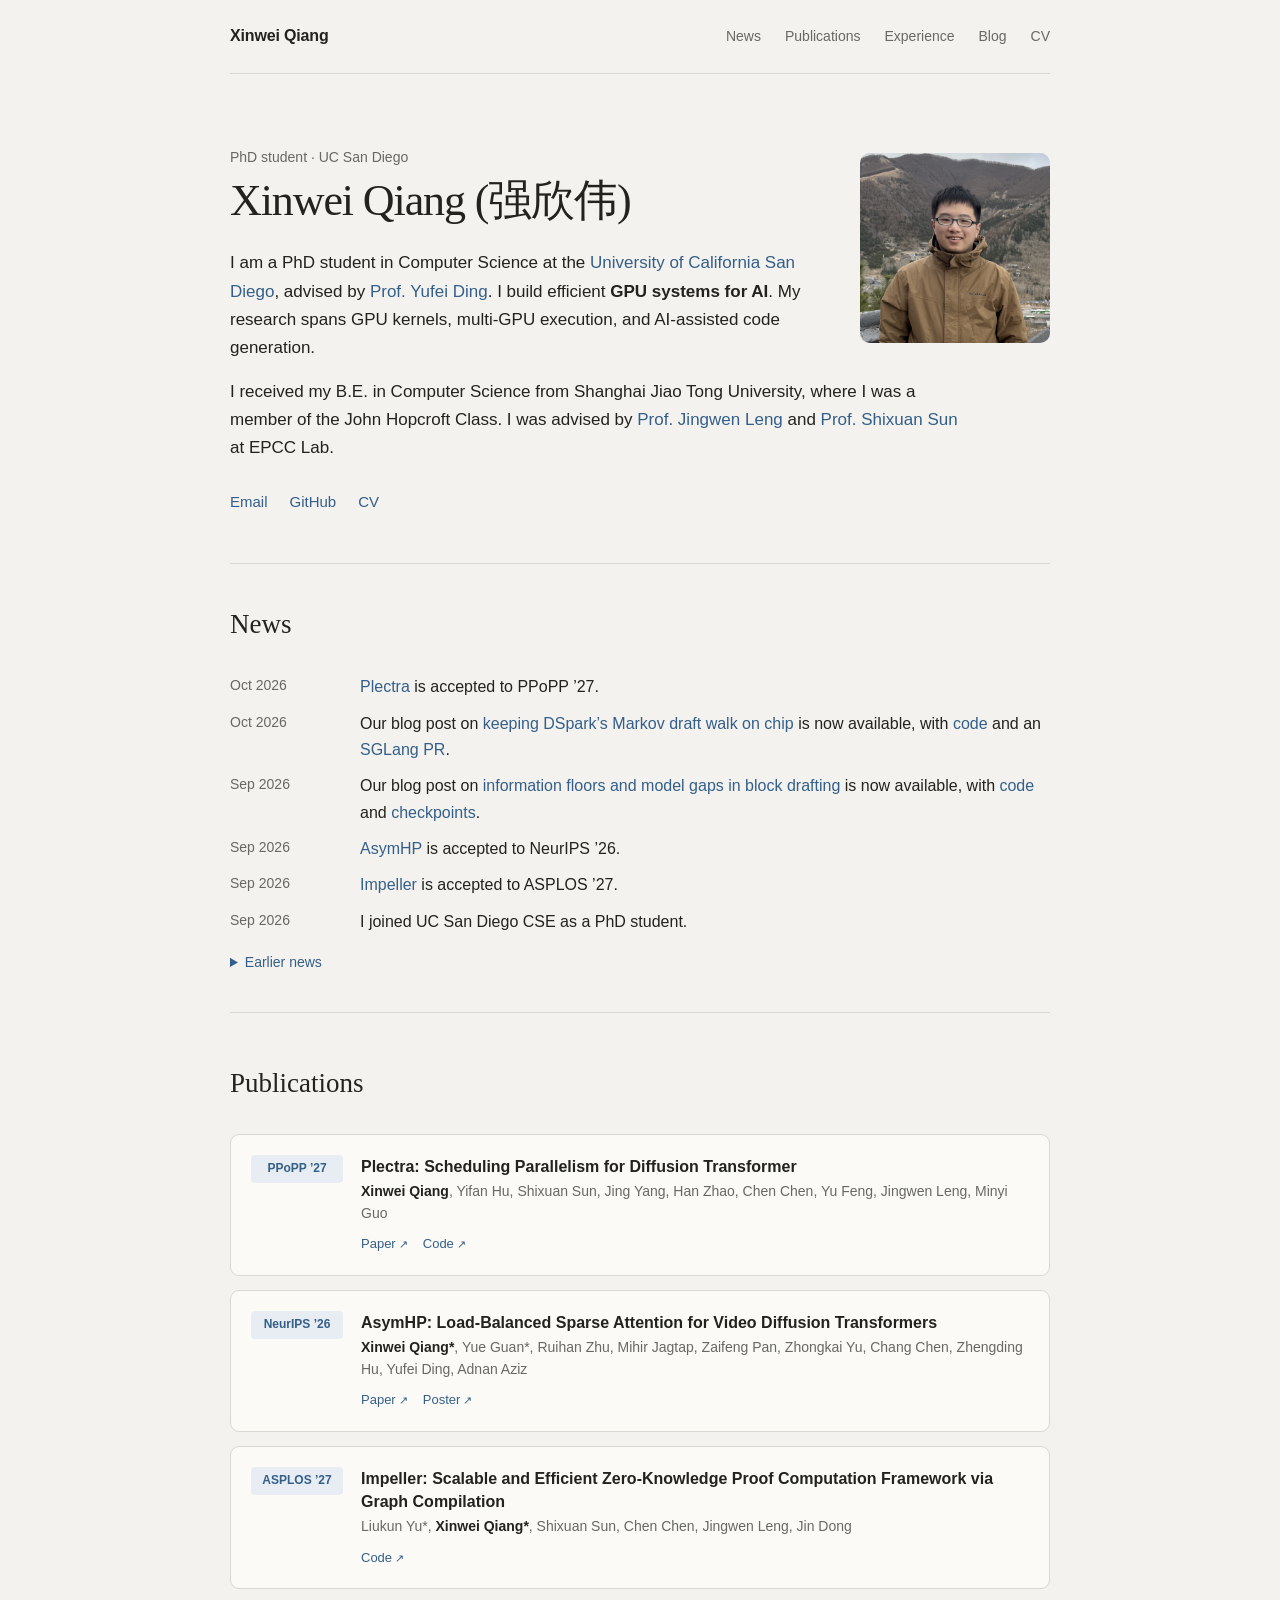
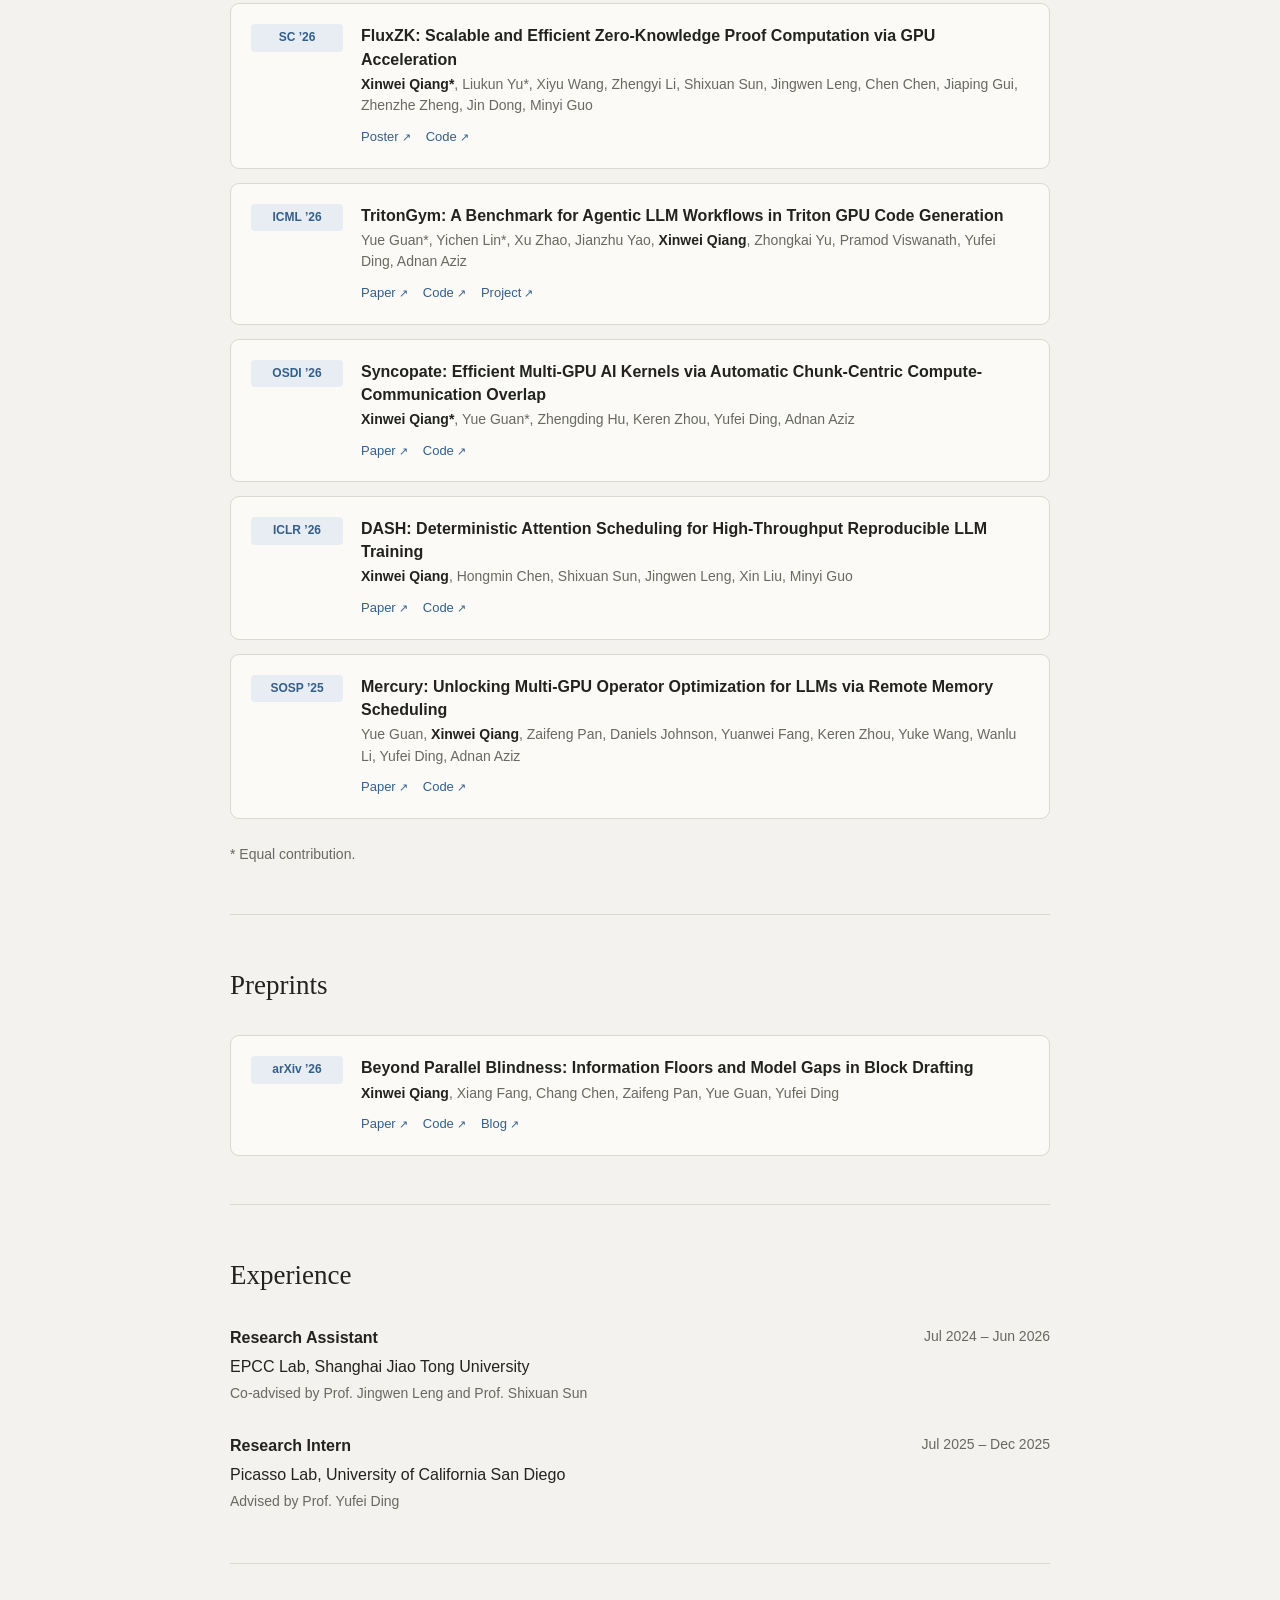
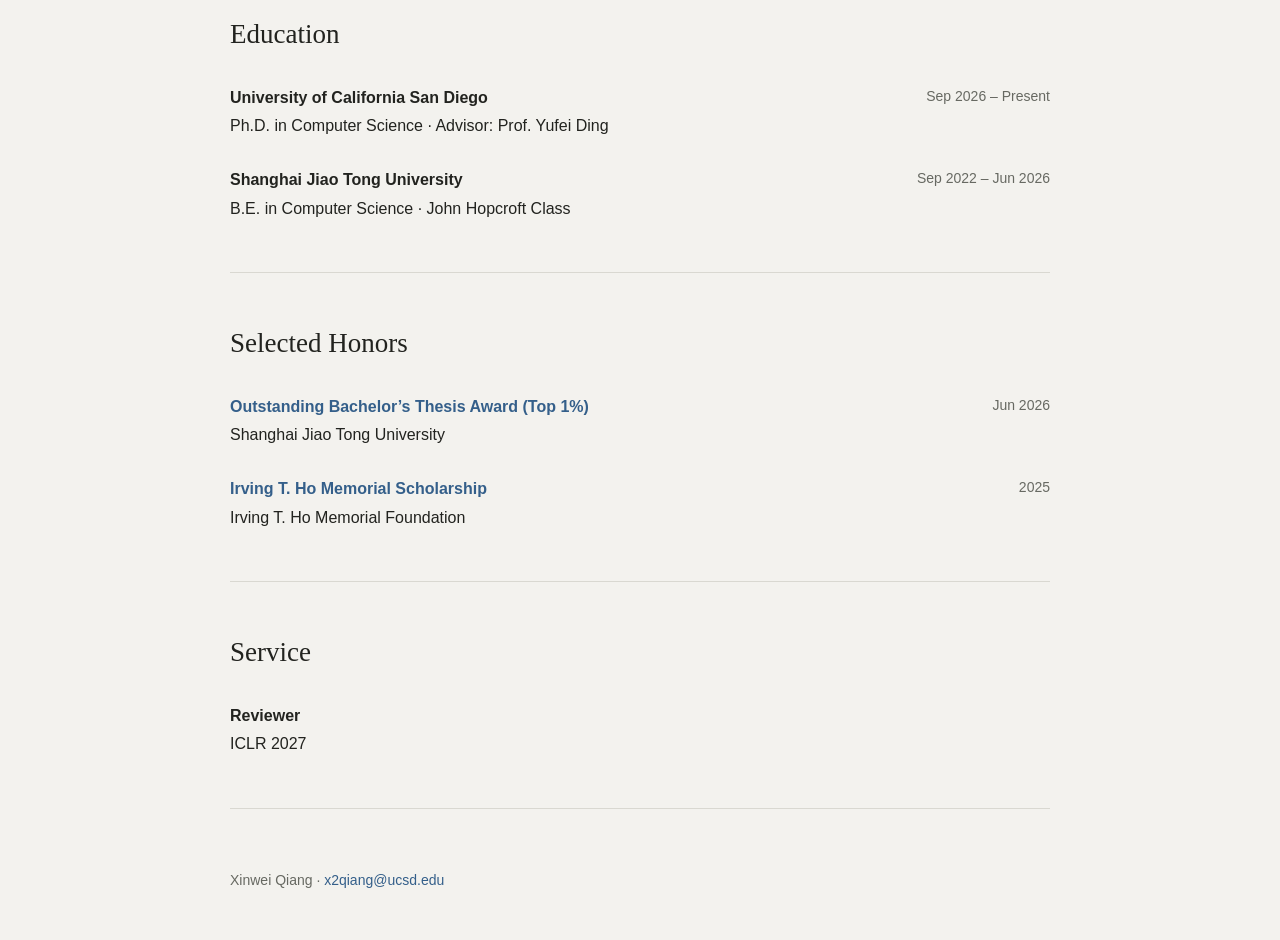
<file: index.html>
<!doctype html>
<html lang="en">
  <head>
    <meta charset="UTF-8" />
    <meta name="viewport" content="width=device-width, initial-scale=1.0" />
    <meta
      name="description"
      content="Xinwei Qiang is a Computer Science PhD student at UC San Diego building efficient GPU systems for AI, spanning GPU kernels, multi-GPU execution, and AI-assisted code generation."
    />
    <title>Xinwei Qiang</title>
    <link rel="canonical" href="https://tie-pilot-qxw.github.io/" />
    <link rel="icon" href="/favicon.ico?v=20260805-3" sizes="any" />
    <link rel="icon" href="/favicon.svg?v=20260805-3" type="image/svg+xml" />
    <link rel="apple-touch-icon" href="/apple-touch-icon.png?v=20260805-3" />
    <link rel="stylesheet" href="styles.css" />
  </head>
  <body>
    <header class="site-header">
      <a class="name" href="#top">Xinwei Qiang</a>
      <nav aria-label="Primary navigation">
        <a href="#news">News</a>
        <a href="#publications">Publications</a>
        <a href="#experience">Experience</a>
        <a href="blog/">Blog</a>
        <a href="main.pdf">CV</a>
      </nav>
    </header>

    <main id="top">
      <section class="intro">
        <figure class="profile-photo">
          <img src="photo.jpg" alt="Xinwei Qiang" />
        </figure>
        <div class="intro-copy">
          <p class="kicker">PhD student · UC San Diego</p>
          <h1>Xinwei Qiang <span lang="zh-Hans">(强欣伟)</span></h1>
          <p class="summary">
            I am a PhD student in Computer Science at the
            <a href="https://ucsd.edu/">University of California San Diego</a>, advised by
            <a href="https://sites.google.com/ucsd.edu/yufeiding">Prof. Yufei Ding</a>.
            I build efficient <strong>GPU systems for AI</strong>. My research spans GPU kernels, multi-GPU execution, and AI-assisted code generation.
          </p>
          <p class="summary">
            I received my B.E. in Computer Science from Shanghai Jiao Tong University, where I was
            a member of the John Hopcroft Class. I was advised by
            <a href="https://www.cs.sjtu.edu.cn/~leng-jw/">Prof. Jingwen Leng</a> and
            <a href="https://shixuansun.github.io/">Prof. Shixuan Sun</a> at EPCC Lab.
          </p>
          <div class="links">
            <a href="mailto:x2qiang@ucsd.edu">Email</a>
            <a href="https://github.com/tie-pilot-qxw">GitHub</a>
            <a href="main.pdf">CV</a>
          </div>
        </div>
      </section>

      <section id="news" class="news-section">
        <h2>News</h2>
        <ul class="news-list">
          <li><time>Oct 2026</time><span><a href="#gf-dit">Plectra</a> is accepted to PPoPP ’27.</span></li>
          <li><time>Oct 2026</time><span>Our blog post on <a href="blog/markov-walk-on-chip/">keeping DSpark’s Markov draft walk on chip</a> is now available, with <a href="https://github.com/tie-pilot-qxw/dspark-markov-walk">code</a> and an <a href="https://github.com/sgl-project/sglang/pull/42855">SGLang PR</a>.</span></li>
          <li><time>Sep 2026</time><span>Our blog post on <a href="blog/beyond-parallel-blindness/">information floors and model gaps in block drafting</a> is now available, with <a href="https://github.com/tie-pilot-qxw/specfloor">code</a> and <a href="https://huggingface.co/TIE-Pilot/dspark-attnconv-block7-qwen3-4b">checkpoints</a>.</span></li>
          <li><time>Sep 2026</time><span><a href="#asymhp">AsymHP</a> is accepted to NeurIPS ’26.</span></li>
          <li><time>Sep 2026</time><span><a href="#impeller">Impeller</a> is accepted to ASPLOS ’27.</span></li>
          <li><time>Sep 2026</time><span>I joined UC San Diego CSE as a PhD student.</span></li>
        </ul>
        <details class="earlier-news">
          <summary>Earlier news</summary>
          <ul class="news-list">
            <li><time>Aug 2026</time><span>Our technical note on <a href="blog/reconstructing-a-megakernel-with-pdl/">reconstructing megakernel persistence with PDL</a> is now available.</span></li>
            <li><time>Jul 2026</time><span><a href="#fluxzk">FluxZK</a> is accepted to SC ’26.</span></li>
            <li><time>Apr 2026</time><span><a href="#tritongym">TritonGym</a> is accepted to ICML ’26.</span></li>
            <li><time>Apr 2026</time><span><a href="#fluxzk">FluxZK</a> is selected for a poster presentation at HPDC ’26.</span></li>
            <li><time>Mar 2026</time><span><a href="#syncopate">Syncopate</a> is accepted to OSDI ’26.</span></li>
            <li><time>Jan 2026</time><span><a href="#dash">DASH</a> is accepted to ICLR ’26.</span></li>
            <li><time>Jul 2025</time><span><a href="#mercury">Mercury</a> is accepted to SOSP ’25.</span></li>
          </ul>
        </details>
      </section>

      <section id="publications">
        <h2>Publications</h2>
        <ol class="publication-list">
          <li id="gf-dit">
            <div class="venue-badge">PPoPP ’27</div>
            <div class="paper-content">
              <p class="paper-title">Plectra: Scheduling Parallelism for Diffusion Transformer</p>
              <p><strong>Xinwei Qiang</strong>, Yifan Hu, Shixuan Sun, Jing Yang, Han Zhao, Chen Chen, Yu Feng, Jingwen Leng, Minyi Guo</p>
              <div class="paper-links">
                <a href="https://arxiv.org/abs/2606.13501">Paper</a>
                <a href="https://github.com/SJTU-Liquid/GF-DiT">Code</a>
              </div>
            </div>
          </li>
          <li id="asymhp">
            <div class="venue-badge">NeurIPS ’26</div>
            <div class="paper-content">
              <p class="paper-title">AsymHP: Load-Balanced Sparse Attention for Video Diffusion Transformers</p>
              <p><strong>Xinwei Qiang*</strong>, Yue Guan*, Ruihan Zhu, Mihir Jagtap, Zaifeng Pan, Zhongkai Yu, Chang Chen, Zhengding Hu, Yufei Ding, Adnan Aziz</p>
              <div class="paper-links">
                <a href="https://openreview.net/forum?id=XyeAckrYOC">Paper</a>
                <a href="https://neurips.cc/virtual/2026/loc/atlanta/poster/151792">Poster</a>
              </div>
            </div>
          </li>
          <li id="impeller">
            <div class="venue-badge">ASPLOS ’27</div>
            <div class="paper-content">
              <p class="paper-title">Impeller: Scalable and Efficient Zero-Knowledge Proof Computation Framework via Graph Compilation</p>
              <p>Liukun Yu*, <strong>Xinwei Qiang*</strong>, Shixuan Sun, Chen Chen, Jingwen Leng, Jin Dong</p>
              <div class="paper-links">
                <a href="https://github.com/SJTU-Liquid/Impeller">Code</a>
              </div>
            </div>
          </li>
          <li id="fluxzk">
            <div class="venue-badge">SC ’26</div>
            <div class="paper-content">
              <p class="paper-title">FluxZK: Scalable and Efficient Zero-Knowledge Proof Computation via GPU Acceleration</p>
              <p><strong>Xinwei Qiang*</strong>, Liukun Yu*, Xiyu Wang, Zhengyi Li, Shixuan Sun, Jingwen Leng, Chen Chen, Jiaping Gui, Zhenzhe Zheng, Jin Dong, Minyi Guo</p>
              <div class="paper-links">
                <a href="https://dl.acm.org/doi/10.1145/3806645.3820068">Poster</a>
                <a href="https://github.com/SJTU-Liquid/FluxZK">Code</a>
              </div>
            </div>
          </li>
          <li id="tritongym">
            <div class="venue-badge">ICML ’26</div>
            <div class="paper-content">
              <p class="paper-title">TritonGym: A Benchmark for Agentic LLM Workflows in Triton GPU Code Generation</p>
              <p>Yue Guan*, Yichen Lin*, Xu Zhao, Jianzhu Yao, <strong>Xinwei Qiang</strong>, Zhongkai Yu, Pramod Viswanath, Yufei Ding, Adnan Aziz</p>
              <div class="paper-links">
                <a href="https://openreview.net/forum?id=Htq2loTQTL">Paper</a>
                <a href="https://github.com/yil384/TritonGym">Code</a>
                <a href="https://tritongym.picasso-lab.com/">Project</a>
              </div>
            </div>
          </li>
          <li id="syncopate">
            <div class="venue-badge">OSDI ’26</div>
            <div class="paper-content">
              <p class="paper-title">Syncopate: Efficient Multi-GPU AI Kernels via Automatic Chunk-Centric Compute-Communication Overlap</p>
              <p><strong>Xinwei Qiang*</strong>, Yue Guan*, Zhengding Hu, Keren Zhou, Yufei Ding, Adnan Aziz</p>
              <div class="paper-links">
                <a href="https://www.usenix.org/conference/osdi26/presentation/qiang">Paper</a>
                <a href="https://github.com/tie-pilot-qxw/syncopate">Code</a>
              </div>
            </div>
          </li>
          <li id="dash">
            <div class="venue-badge">ICLR ’26</div>
            <div class="paper-content">
              <p class="paper-title">DASH: Deterministic Attention Scheduling for High-Throughput Reproducible LLM Training</p>
              <p><strong>Xinwei Qiang</strong>, Hongmin Chen, Shixuan Sun, Jingwen Leng, Xin Liu, Minyi Guo</p>
              <div class="paper-links">
                <a href="https://openreview.net/forum?id=bMi5ssfPoM">Paper</a>
                <a href="https://github.com/SJTU-Liquid/deterministic-FA3">Code</a>
              </div>
            </div>
          </li>
          <li id="mercury">
            <div class="venue-badge">SOSP ’25</div>
            <div class="paper-content">
              <p class="paper-title">Mercury: Unlocking Multi-GPU Operator Optimization for LLMs via Remote Memory Scheduling</p>
              <p>Yue Guan, <strong>Xinwei Qiang</strong>, Zaifeng Pan, Daniels Johnson, Yuanwei Fang, Keren Zhou, Yuke Wang, Wanlu Li, Yufei Ding, Adnan Aziz</p>
              <div class="paper-links">
                <a href="https://doi.org/10.1145/3731569.3764798">Paper</a>
                <a href="https://github.com/ChandlerGuan/mercury_artifact">Code</a>
              </div>
            </div>
          </li>
        </ol>
        <p class="note">* Equal contribution.</p>
      </section>

      <section id="preprints">
        <h2>Preprints</h2>
        <ol class="publication-list">
          <li id="parallel-blindness">
            <div class="venue-badge">arXiv ’26</div>
            <div class="paper-content">
              <p class="paper-title">Beyond Parallel Blindness: Information Floors and Model Gaps in Block Drafting</p>
              <p><strong>Xinwei Qiang</strong>, Xiang Fang, Chang Chen, Zaifeng Pan, Yue Guan, Yufei Ding</p>
              <div class="paper-links">
                <a href="https://arxiv.org/abs/2608.27339">Paper</a>
                <a href="https://github.com/tie-pilot-qxw/specfloor">Code</a>
                <a href="blog/beyond-parallel-blindness/">Blog</a>
              </div>
            </div>
          </li>
        </ol>
      </section>

      <section id="experience">
        <h2>Experience</h2>
        <div class="entry">
          <div>
            <h3>Research Assistant</h3>
            <p>EPCC Lab, Shanghai Jiao Tong University</p>
            <p class="detail">Co-advised by Prof. Jingwen Leng and Prof. Shixuan Sun</p>
          </div>
          <time>Jul 2024 – Jun 2026</time>
        </div>
        <div class="entry">
          <div>
            <h3>Research Intern</h3>
            <p>Picasso Lab, University of California San Diego</p>
            <p class="detail">Advised by Prof. Yufei Ding</p>
          </div>
          <time>Jul 2025 – Dec 2025</time>
        </div>
      </section>

      <section id="education">
        <h2>Education</h2>
        <div class="entry">
          <div>
            <h3>University of California San Diego</h3>
            <p>Ph.D. in Computer Science · Advisor: Prof. Yufei Ding</p>
          </div>
          <time>Sep 2026 – Present</time>
        </div>
        <div class="entry">
          <div>
            <h3>Shanghai Jiao Tong University</h3>
            <p>B.E. in Computer Science · John Hopcroft Class</p>
          </div>
          <time>Sep 2022 – Jun 2026</time>
        </div>
      </section>

      <section id="honors">
        <h2>Selected Honors</h2>
        <div class="entry">
          <div>
            <h3><a href="https://news.sjtu.edu.cn/jdyw/20260622/224022.html">Outstanding Bachelor’s Thesis Award (Top 1%)</a></h3>
            <p>Shanghai Jiao Tong University</p>
          </div>
          <time datetime="2026-06">Jun 2026</time>
        </div>
        <div class="entry">
          <div>
            <h3><a href="https://irvingthofoundation.github.io/ho-fellows.htm">Irving T. Ho Memorial Scholarship</a></h3>
            <p>Irving T. Ho Memorial Foundation</p>
          </div>
          <time datetime="2025">2025</time>
        </div>
      </section>

      <section id="service">
        <h2>Service</h2>
        <div class="entry">
          <div>
            <h3>Reviewer</h3>
            <p>ICLR 2027</p>
          </div>
        </div>
      </section>

    </main>

    <footer>
      <p>Xinwei Qiang · <a href="mailto:x2qiang@ucsd.edu">x2qiang@ucsd.edu</a></p>
    </footer>
  </body>
</html>
</file>
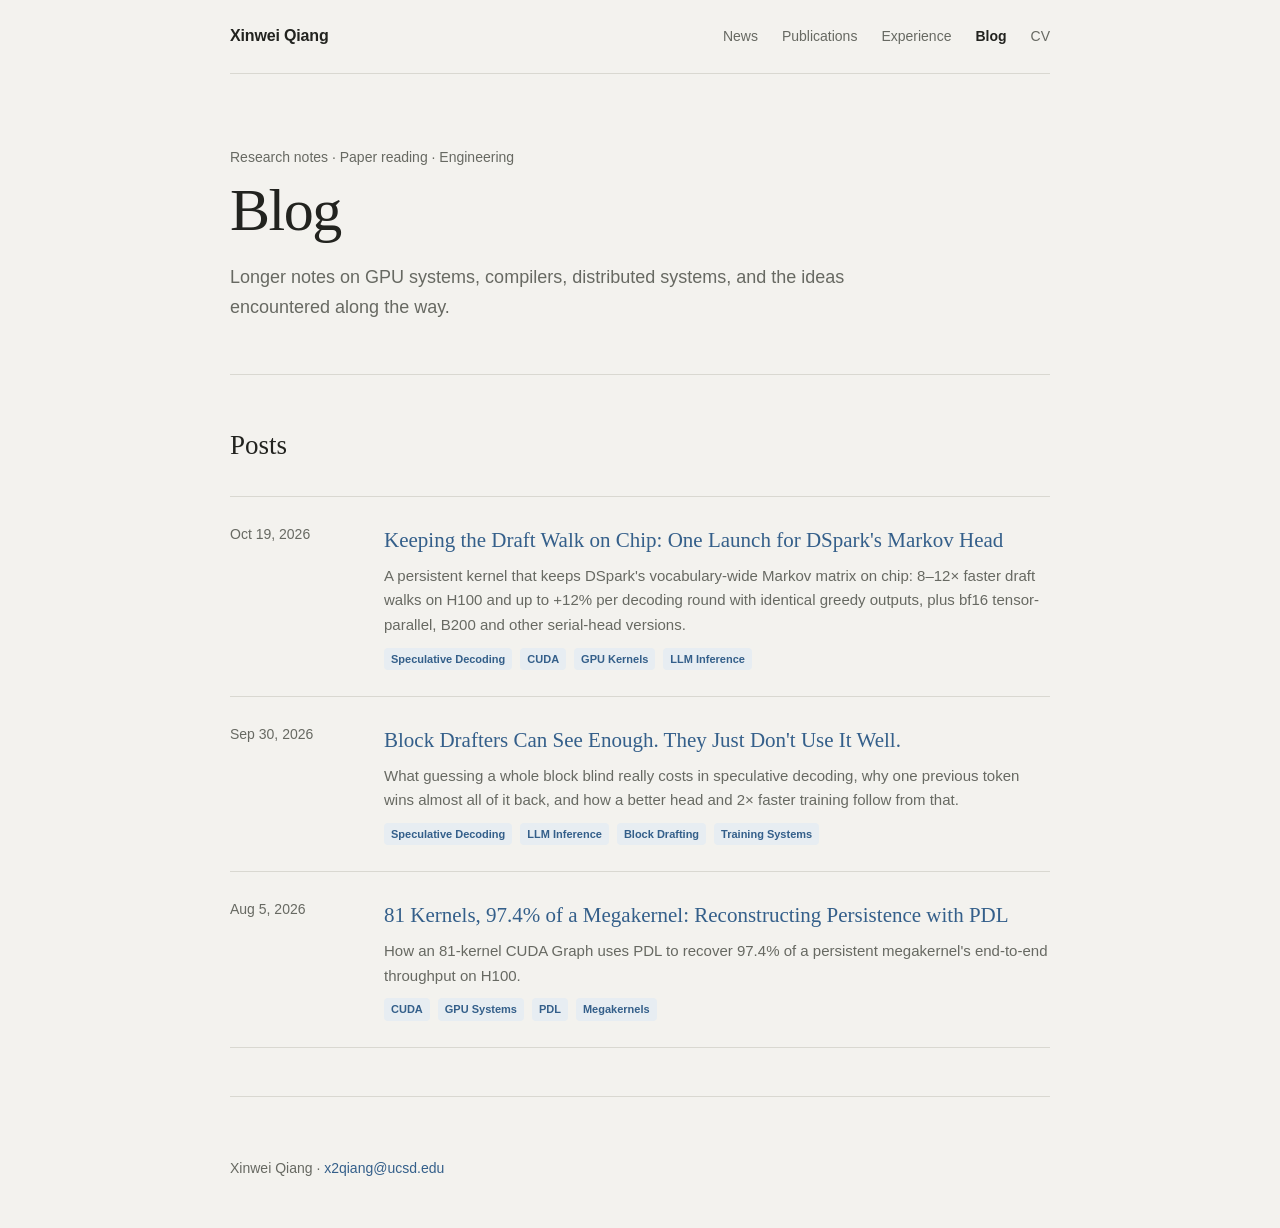
<file: blog/index.html>
<!doctype html>
<html lang="en">
  <head>
    <meta charset="UTF-8" />
    <meta name="viewport" content="width=device-width, initial-scale=1.0" />
    <meta
      name="description"
      content="Research notes and technical writing by Xinwei Qiang."
    />
    <title>Blog · Xinwei Qiang</title>
    <link rel="canonical" href="https://tie-pilot-qxw.github.io/blog/" />
    <link rel="icon" href="/favicon.ico?v=20260805-3" sizes="any" />
    <link rel="icon" href="/favicon.svg?v=20260805-3" type="image/svg+xml" />
    <link rel="apple-touch-icon" href="/apple-touch-icon.png?v=20260805-3" />
    <link rel="stylesheet" href="../styles.css" />
  </head>
  <body>
    <header class="site-header">
      <a class="name" href="../">Xinwei Qiang</a>
      <nav aria-label="Primary navigation">
        <a href="../#news">News</a>
        <a href="../#publications">Publications</a>
        <a href="../#experience">Experience</a>
        <a href="./" aria-current="page">Blog</a>
        <a href="../main.pdf">CV</a>
      </nav>
    </header>

    <main>
      <section class="blog-intro">
        <p class="kicker">Research notes · Paper reading · Engineering</p>
        <h1>Blog</h1>
        <p class="blog-description">
          Longer notes on GPU systems, compilers, distributed systems, and the ideas encountered
          along the way.
        </p>
      </section>

      <section class="blog-posts" aria-labelledby="posts-title">
        <h2 id="posts-title">Posts</h2>
        <div class="post-list">
          <article class="post-entry">
            <time datetime="2026-10-19">Oct 19, 2026</time>
            <div>
              <h3>
                <a href="markov-walk-on-chip/">
                  Keeping the Draft Walk on Chip: One Launch for DSpark's Markov Head
                </a>
              </h3>
              <p class="post-summary">
                A persistent kernel that keeps DSpark's vocabulary-wide Markov matrix on chip: 8–12×
                faster draft walks on H100 and up to +12% per decoding round with identical greedy outputs, plus bf16
                tensor-parallel, B200 and other serial-head versions.
              </p>
              <ul class="post-tags" aria-label="Post topics">
                <li>Speculative Decoding</li>
                <li>CUDA</li>
                <li>GPU Kernels</li>
                <li>LLM Inference</li>
              </ul>
            </div>
          </article>
          <article class="post-entry">
            <time datetime="2026-09-30">Sep 30, 2026</time>
            <div>
              <h3>
                <a href="beyond-parallel-blindness/">
                  Block Drafters Can See Enough. They Just Don't Use It Well.
                </a>
              </h3>
              <p class="post-summary">
                What guessing a whole block blind really costs in speculative decoding, why one
                previous token wins almost all of it back, and how a better head and 2× faster
                training follow from that.
              </p>
              <ul class="post-tags" aria-label="Post topics">
                <li>Speculative Decoding</li>
                <li>LLM Inference</li>
                <li>Block Drafting</li>
                <li>Training Systems</li>
              </ul>
            </div>
          </article>
          <article class="post-entry">
            <time datetime="2026-08-05">Aug 5, 2026</time>
            <div>
              <h3>
                <a href="reconstructing-a-megakernel-with-pdl/">
                  81 Kernels, 97.4% of a Megakernel: Reconstructing Persistence with PDL
                </a>
              </h3>
              <p class="post-summary">
                How an 81-kernel CUDA Graph uses PDL to recover 97.4% of a persistent
                megakernel's end-to-end throughput on H100.
              </p>
              <ul class="post-tags" aria-label="Post topics">
                <li>CUDA</li>
                <li>GPU Systems</li>
                <li>PDL</li>
                <li>Megakernels</li>
              </ul>
            </div>
          </article>
        </div>

        <!--
          Add future posts using this structure:

          <article class="post-entry">
            <time datetime="2026-08-04">Aug 4, 2026</time>
            <div>
              <h3><a href="post-slug/">Post title</a></h3>
              <p class="post-summary">A short description of the post.</p>
              <ul class="post-tags"><li>CUDA</li><li>Compilers</li></ul>
            </div>
          </article>
        -->
      </section>
    </main>

    <footer>
      <p>Xinwei Qiang · <a href="mailto:x2qiang@ucsd.edu">x2qiang@ucsd.edu</a></p>
    </footer>
  </body>
</html>
</file>
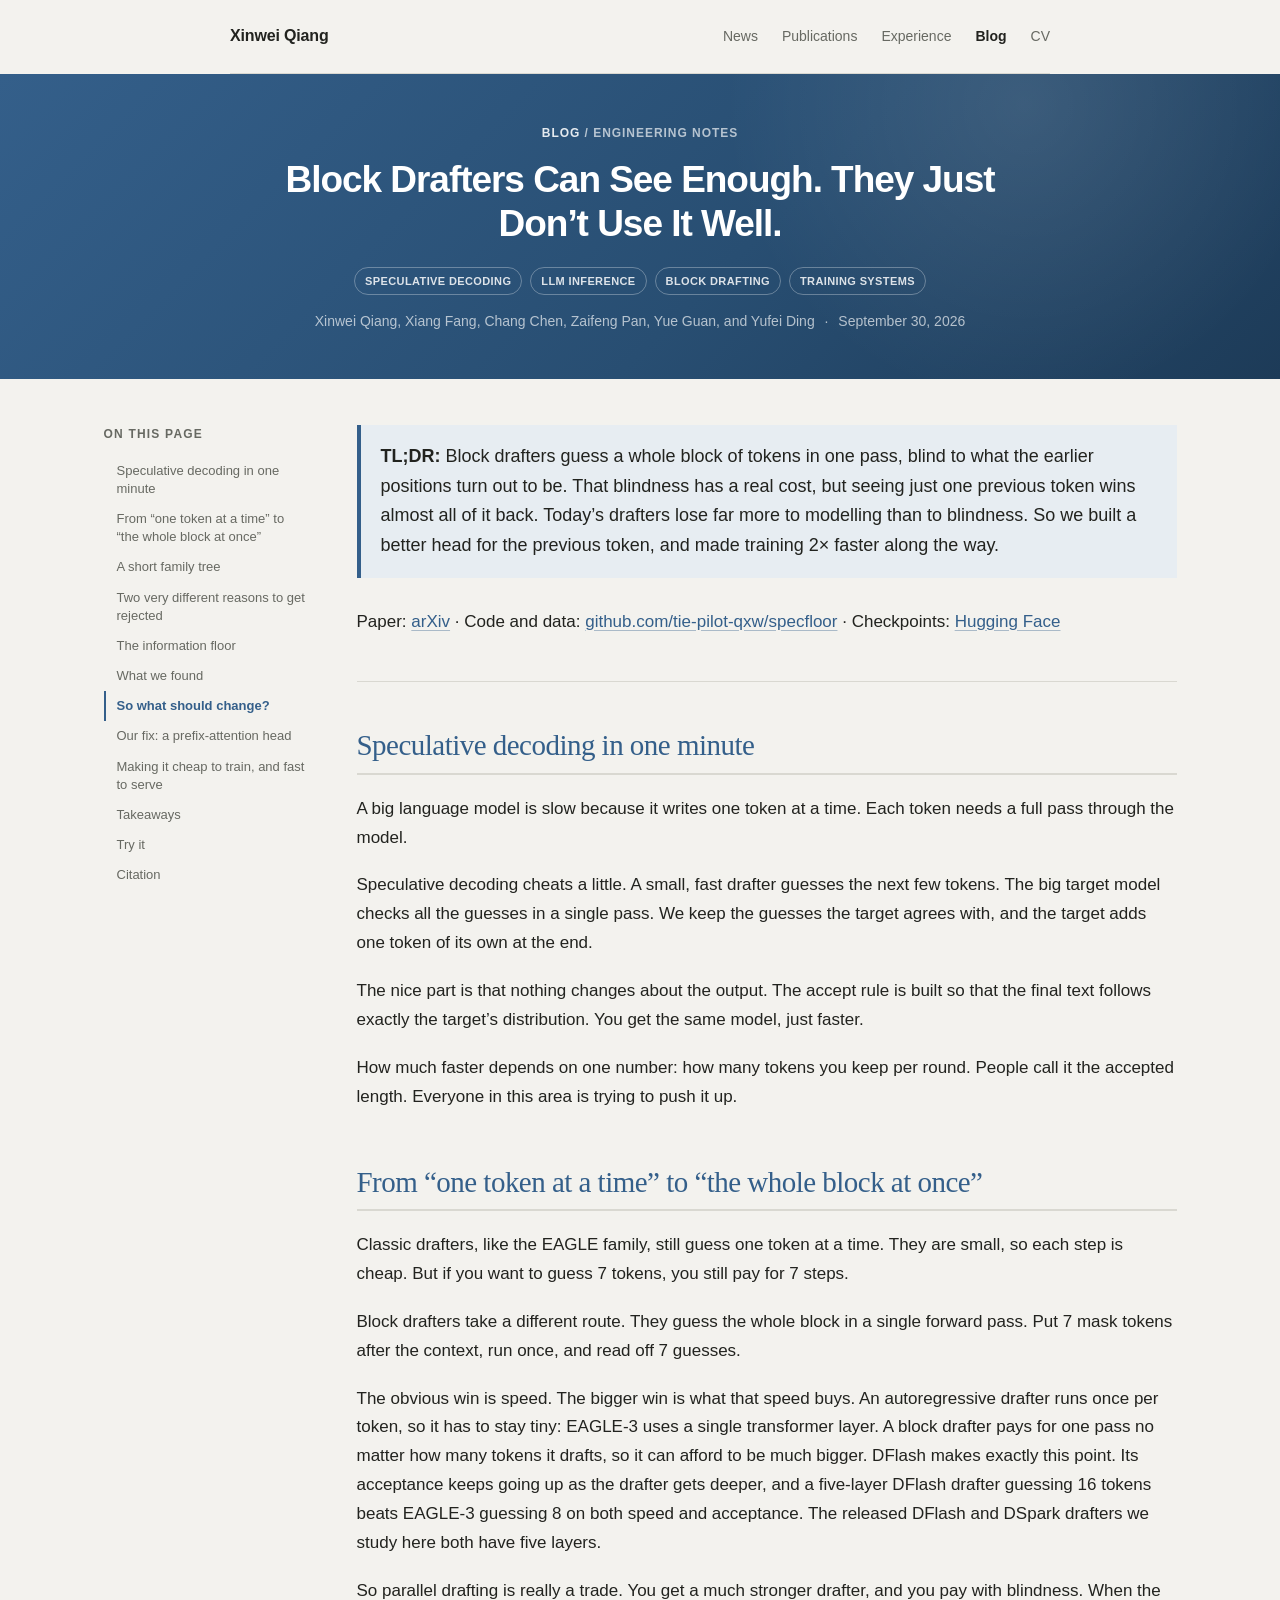
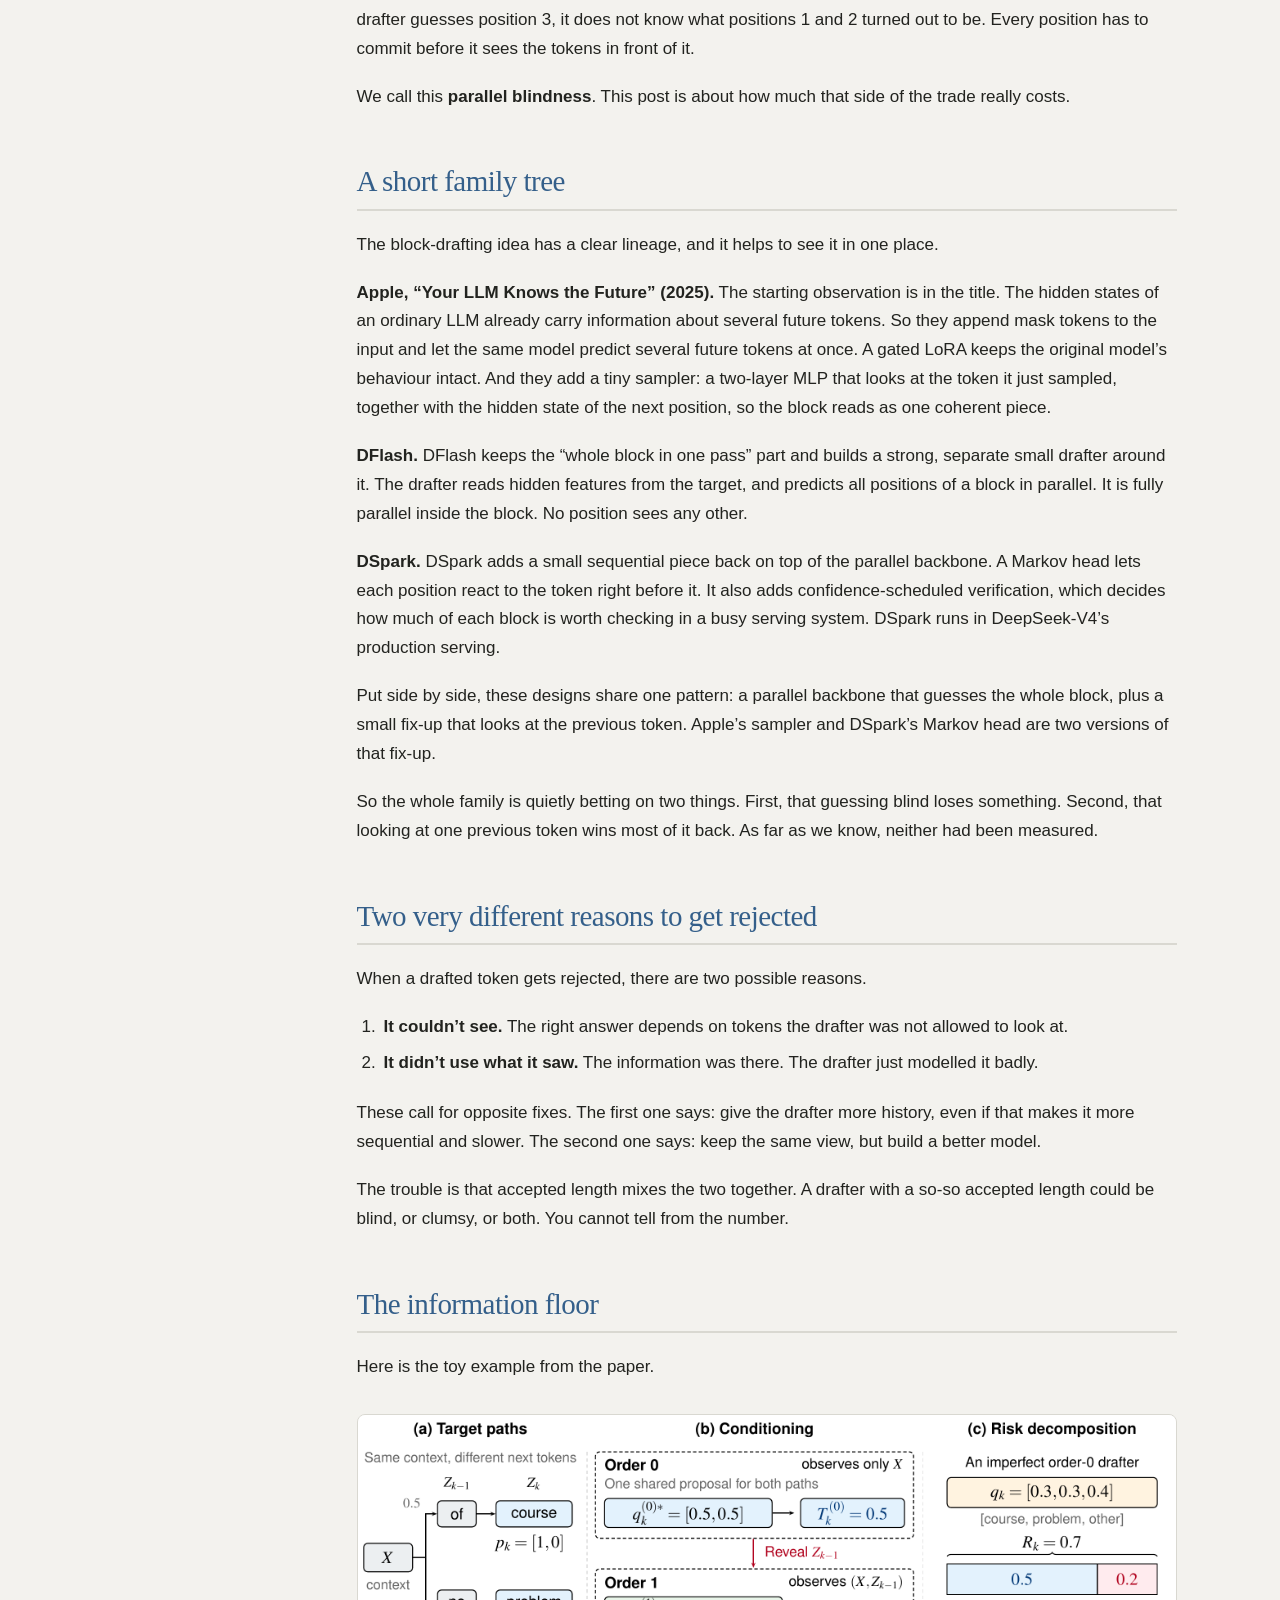
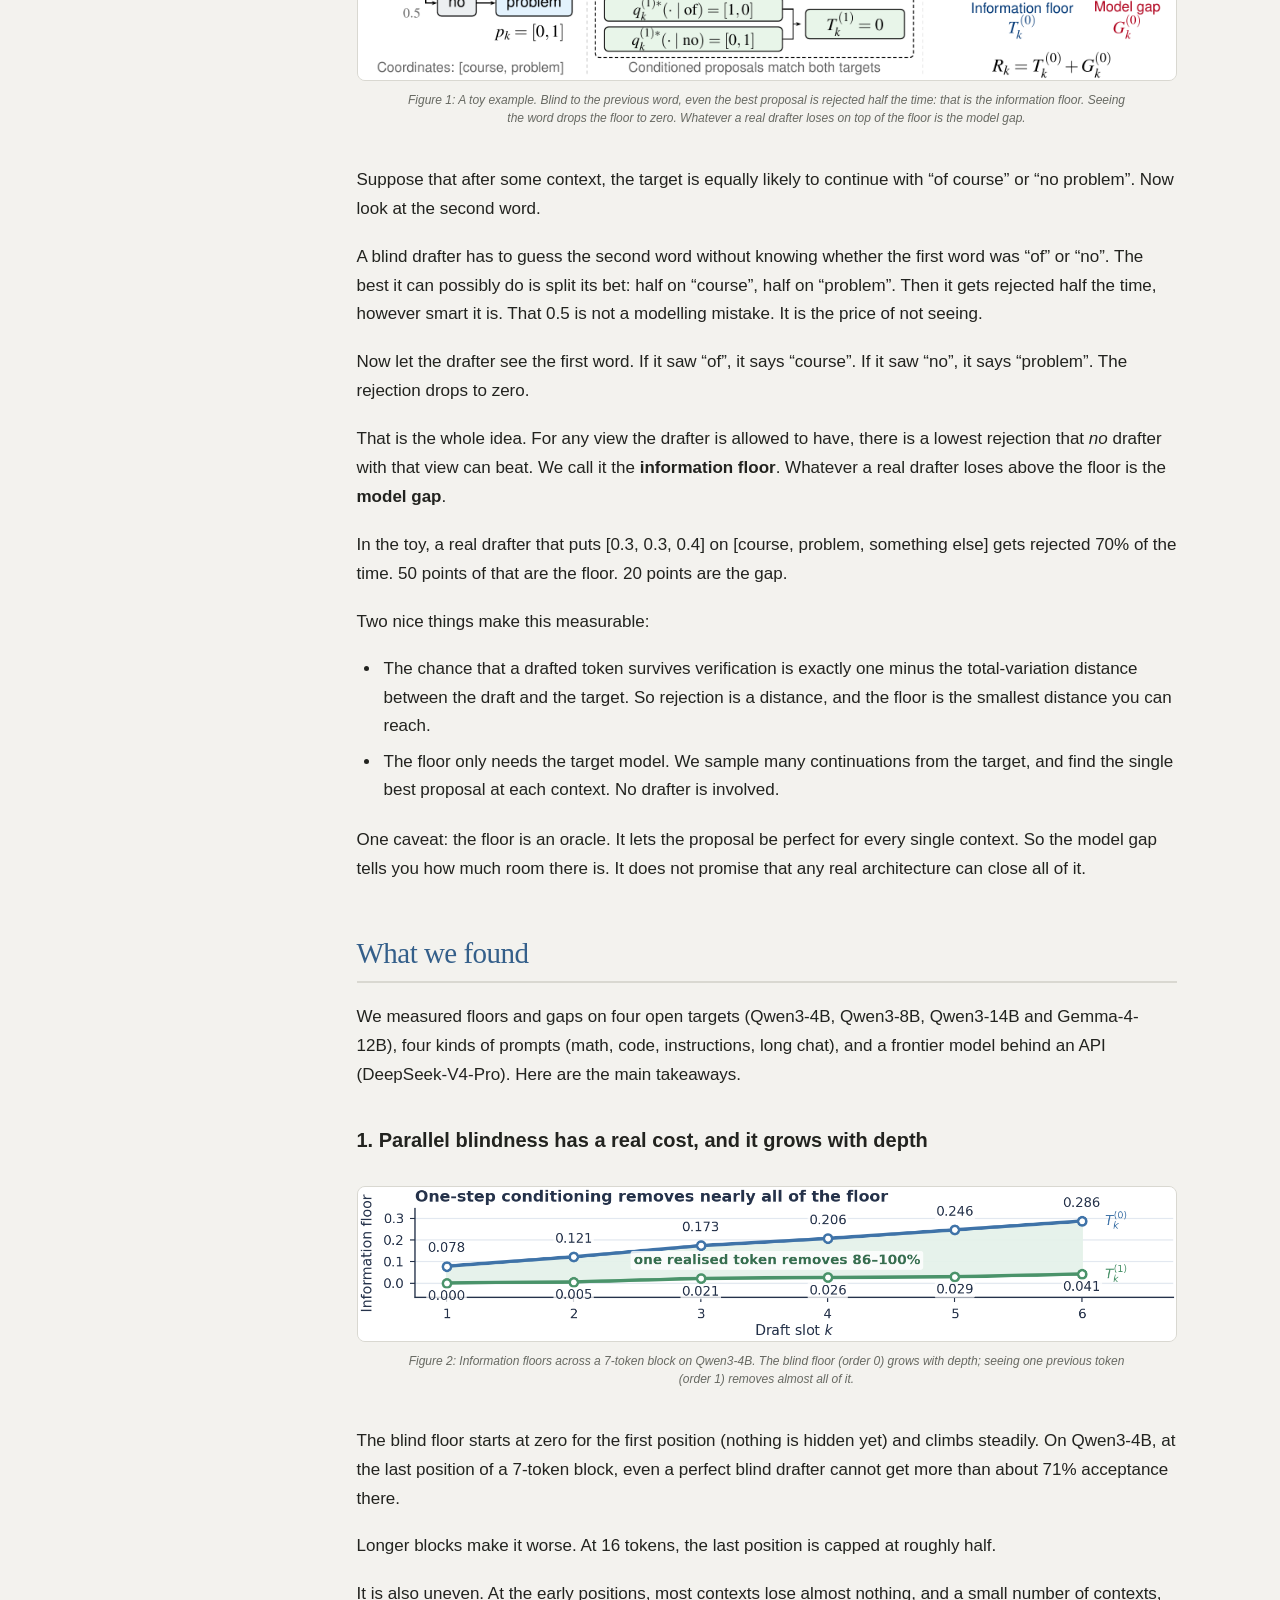
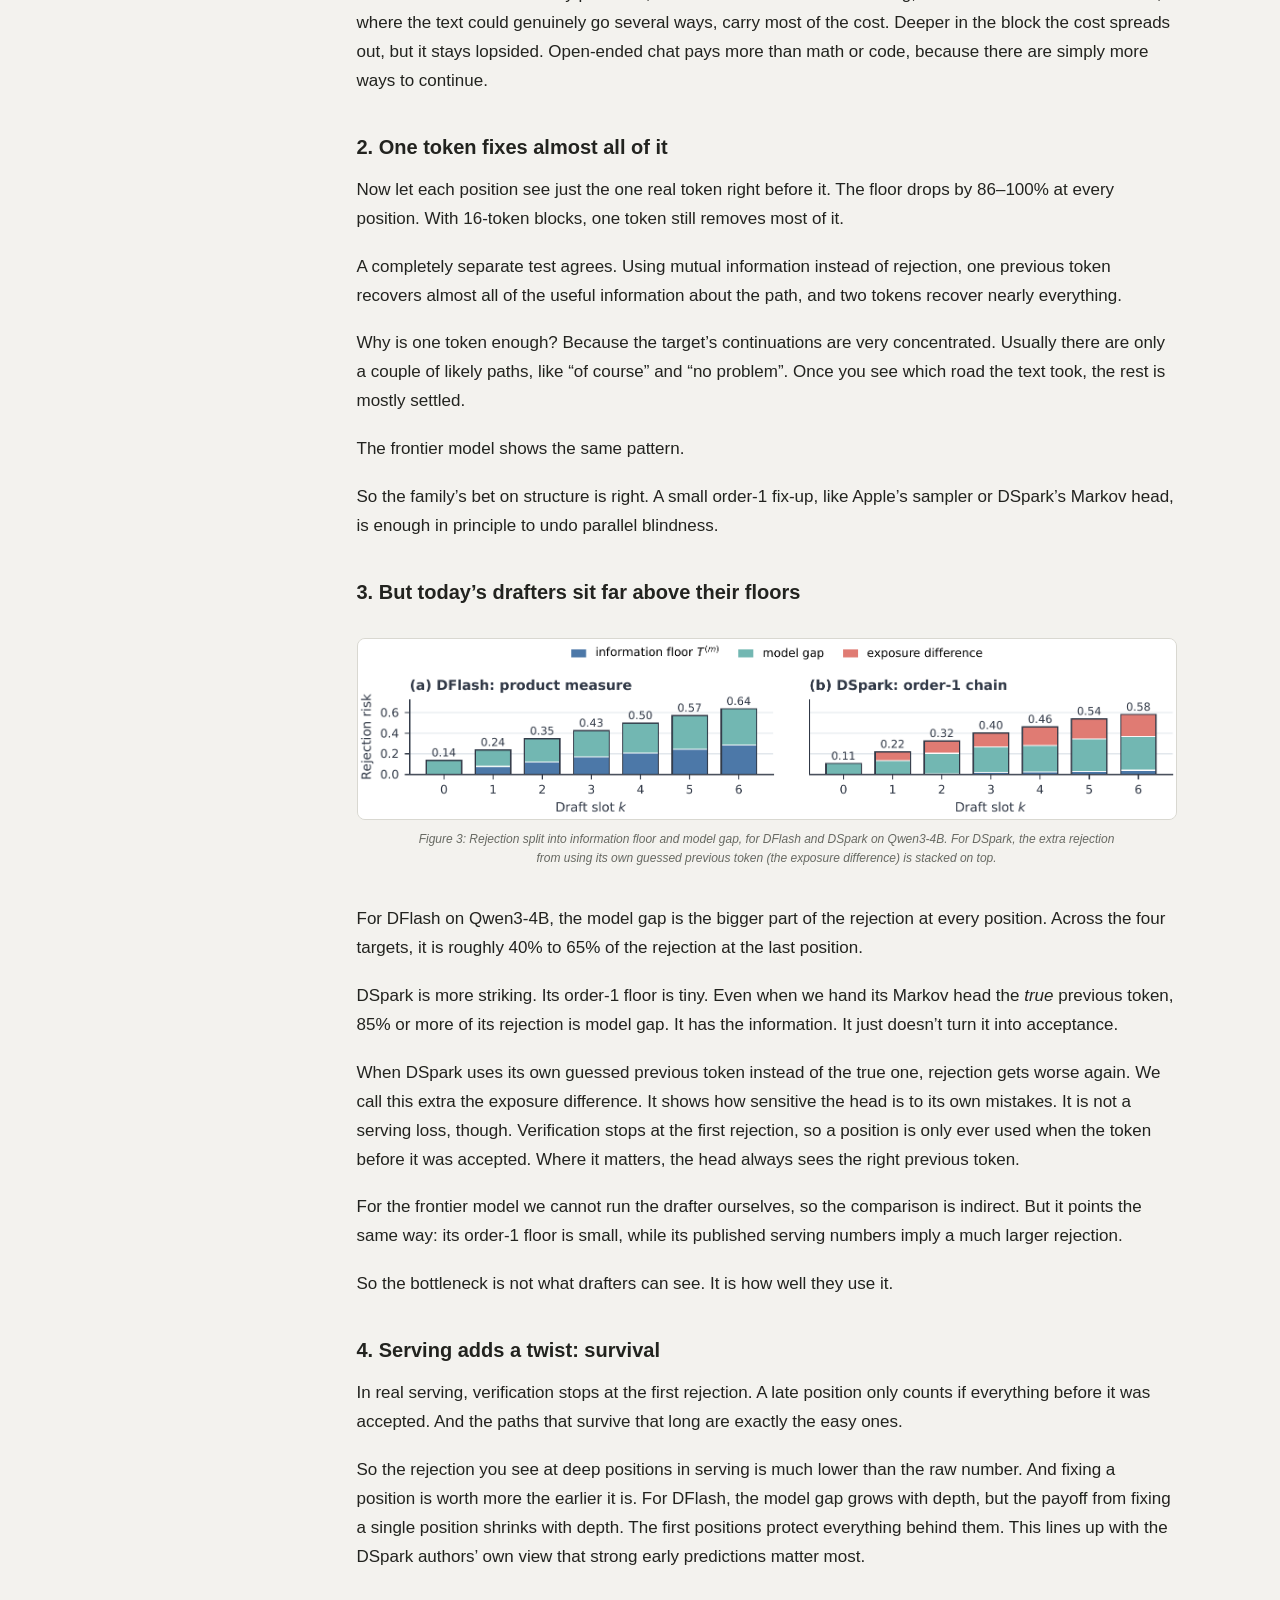
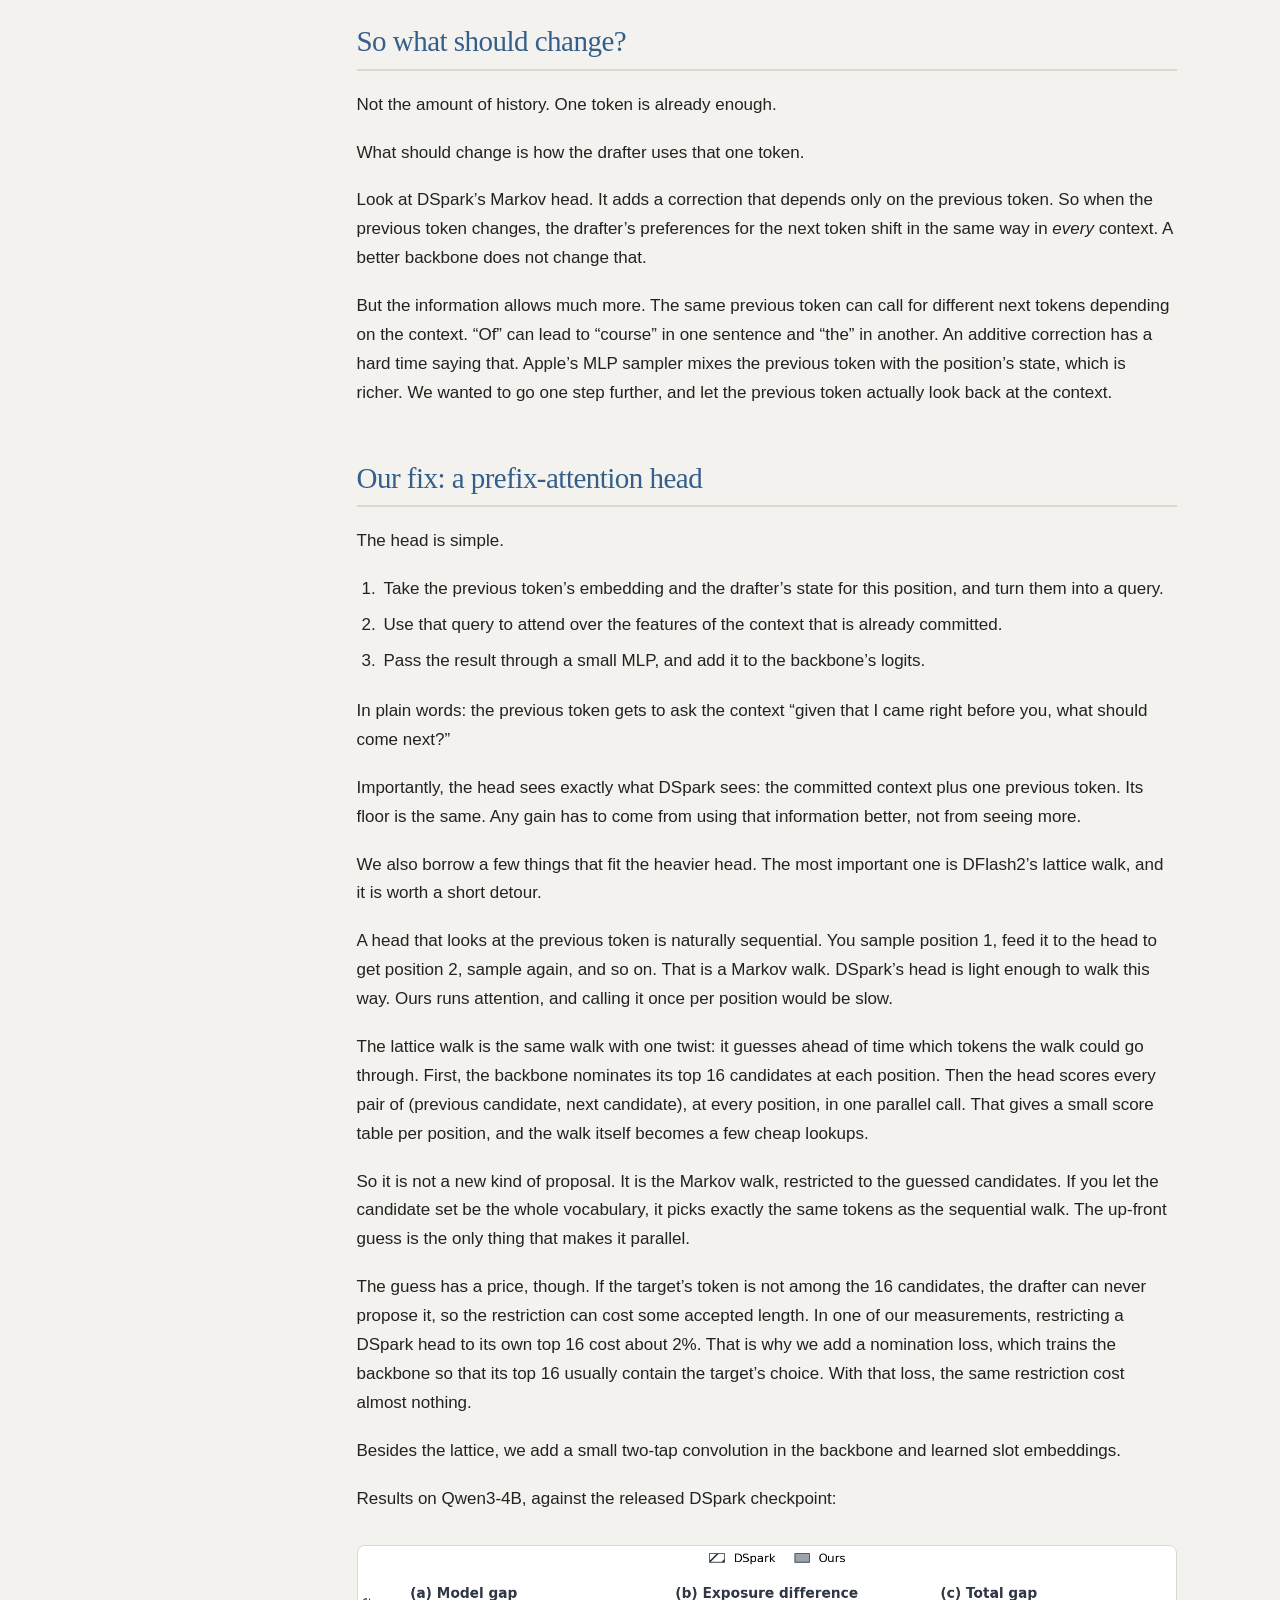
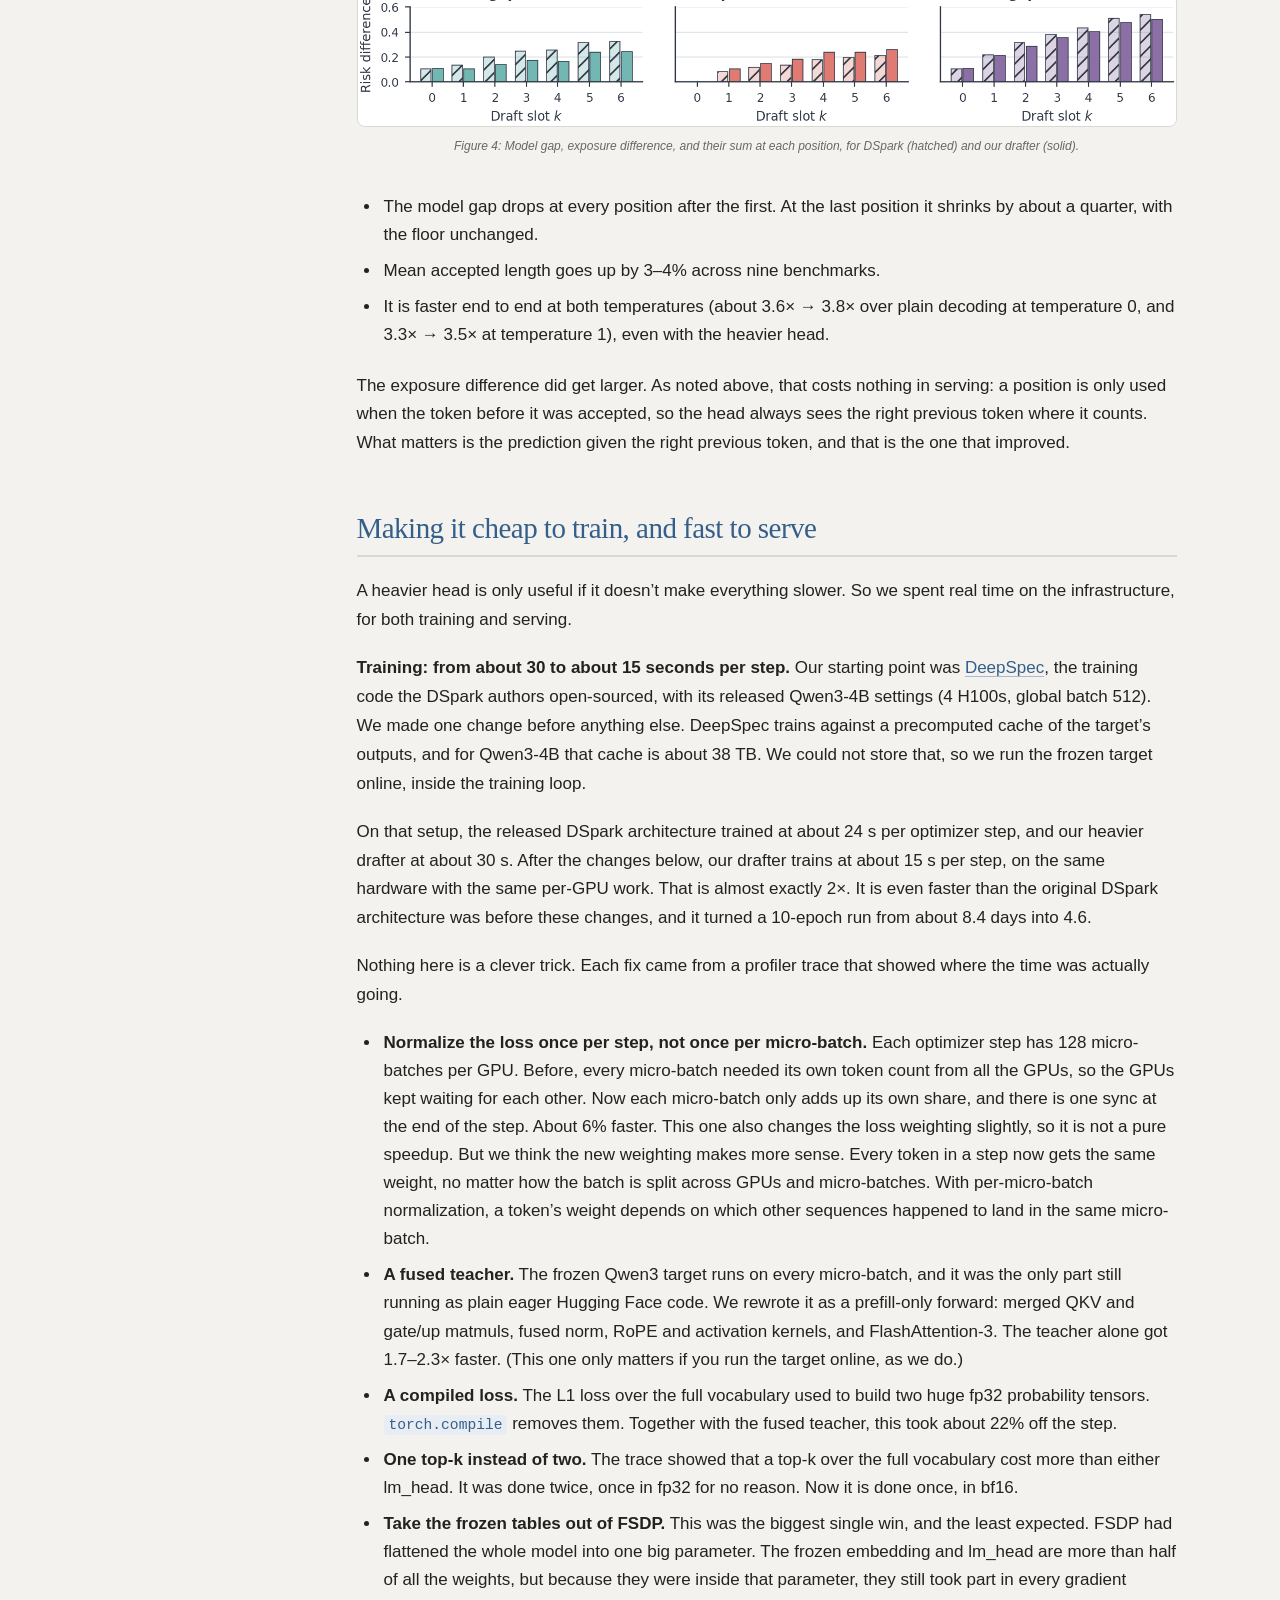
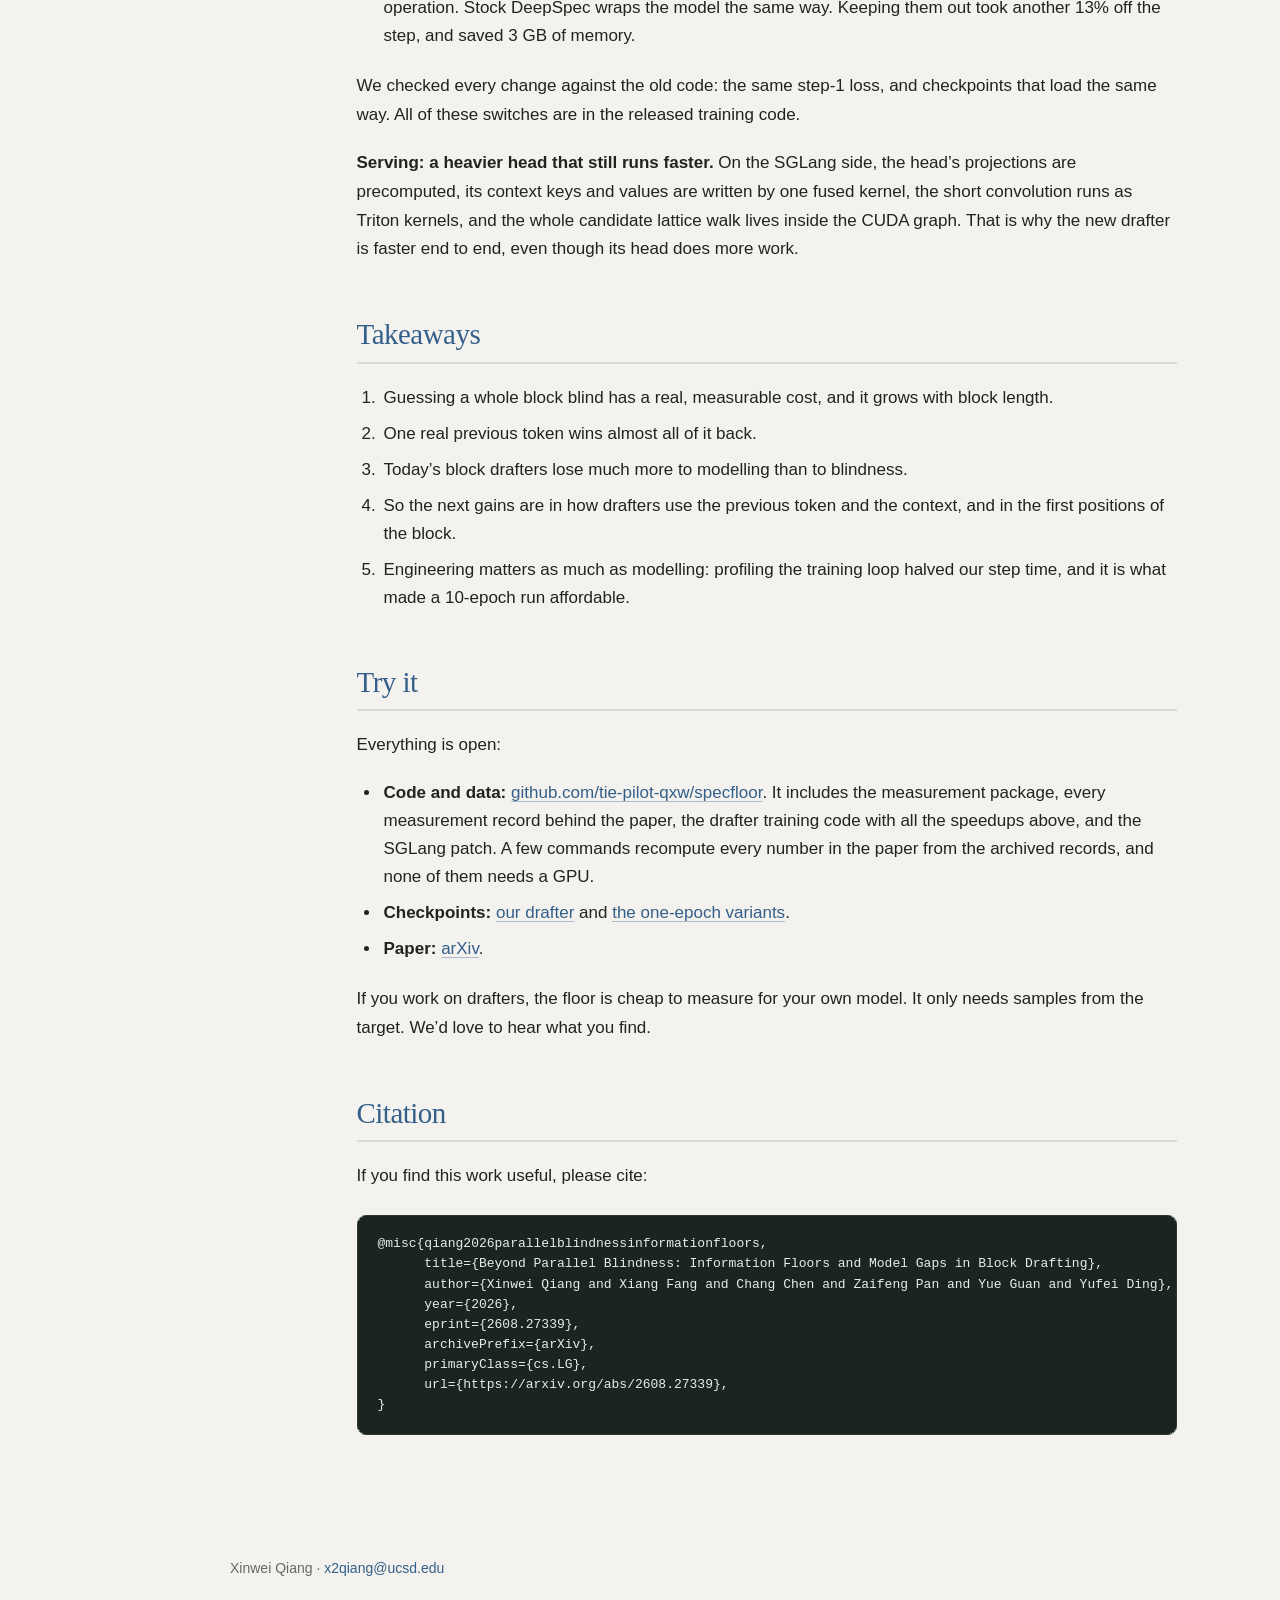
<file: blog/beyond-parallel-blindness/index.html>
<!doctype html>
<html lang="en">
  <head>
    <meta charset="UTF-8" />
    <meta name="viewport" content="width=device-width, initial-scale=1.0" />
    <meta name="description" content="Block drafters guess a whole block of tokens blind. We measure what that costs, find that one previous token wins almost all of it back, and show that today’s drafters lose far more to modelling than to blindness." />
    <title>Block Drafters Can See Enough. They Just Don’t Use It Well. · Xinwei Qiang</title>
    <link rel="canonical" href="https://tie-pilot-qxw.github.io/blog/beyond-parallel-blindness/" />
    <script>
      if (new URLSearchParams(window.location.search).get("embed") === "lab") {
        document.documentElement.classList.add("embed-lab");
      }
    </script>
    <link rel="icon" href="/favicon.ico?v=20260805-3" sizes="any" />
    <link rel="icon" href="/favicon.svg?v=20260805-3" type="image/svg+xml" />
    <link rel="apple-touch-icon" href="/apple-touch-icon.png?v=20260805-3" />
    <link rel="stylesheet" href="../../styles.css" />
    <link rel="stylesheet" href="../post.css" />
    <script src="../post.js" defer></script>
  </head>
  <body class="post-page">
    <div class="reading-progress" aria-hidden="true"><span></span></div>

    <header class="site-header">
      <a class="name" href="../../">Xinwei Qiang</a>
      <nav aria-label="Primary navigation">
        <a href="../../#news">News</a>
        <a href="../../#publications">Publications</a>
        <a href="../../#experience">Experience</a>
        <a href="../" aria-current="page">Blog</a>
        <a href="../../main.pdf">CV</a>
      </nav>
    </header>

    <section class="post-banner">
      <div class="post-banner-inner">
        <p class="post-kicker"><a href="../">Blog</a> / Engineering Notes</p>
        <h1>Block Drafters Can See Enough. They Just Don’t Use It Well.</h1>
        <div class="post-tags" aria-label="Article topics">
          <span>Speculative Decoding</span><span>LLM Inference</span><span>Block Drafting</span><span>Training Systems</span>
        </div>
        <p class="post-byline">Xinwei Qiang, Xiang Fang, Chang Chen, Zaifeng Pan, Yue Guan, and Yufei Ding <span aria-hidden="true">·</span> September 30, 2026</p>
      </div>
    </section>

    <main class="post-layout" id="article">
      <aside class="toc-sidebar" aria-label="Table of contents">
        <p class="toc-heading">On this page</p>
<ul><li><a href="#speculative-decoding-in-one-minute">Speculative decoding in one minute</a></li><li><a href="#from-one-token-at-a-time-to-the-whole-block-at-once">From “one token at a time” to “the whole block at once”</a></li><li><a href="#a-short-family-tree">A short family tree</a></li><li><a href="#two-very-different-reasons-to-get-rejected">Two very different reasons to get rejected</a></li><li><a href="#the-information-floor">The information floor</a></li><li><a href="#what-we-found">What we found</a></li><li><a href="#so-what-should-change">So what should change?</a></li><li><a href="#our-fix-a-prefix-attention-head">Our fix: a prefix-attention head</a></li><li><a href="#making-it-cheap-to-train-and-fast-to-serve">Making it cheap to train, and fast to serve</a></li><li><a href="#takeaways">Takeaways</a></li><li><a href="#try-it">Try it</a></li><li><a href="#citation">Citation</a></li></ul>
      </aside>
      <article class="post-content">
<p><strong>TL;DR:</strong> Block drafters guess a whole block of tokens in one pass, blind to what the earlier positions turn out to be. That blindness has a real cost, but seeing just one previous token wins almost all of it back. Today’s drafters lose far more to modelling than to blindness. So we built a better head for the previous token, and made training 2× faster along the way.</p><p>Paper: <a href="https://arxiv.org/abs/2608.27339">arXiv</a> · Code and data: <a href="https://github.com/tie-pilot-qxw/specfloor">github.com/tie-pilot-qxw/specfloor</a> · Checkpoints: <a href="https://huggingface.co/TIE-Pilot/dspark-attnconv-block7-qwen3-4b">Hugging Face</a></p><hr /><h2 id="speculative-decoding-in-one-minute">Speculative decoding in one minute</h2><p>A big language model is slow because it writes one token at a time. Each token needs a full pass through the model.</p><p>Speculative decoding cheats a little. A small, fast drafter guesses the next few tokens. The big target model checks all the guesses in a single pass. We keep the guesses the target agrees with, and the target adds one token of its own at the end.</p><p>The nice part is that nothing changes about the output. The accept rule is built so that the final text follows exactly the target’s distribution. You get the same model, just faster.</p><p>How much faster depends on one number: how many tokens you keep per round. People call it the accepted length. Everyone in this area is trying to push it up.</p><h2 id="from-one-token-at-a-time-to-the-whole-block-at-once">From “one token at a time” to “the whole block at once”</h2><p>Classic drafters, like the EAGLE family, still guess one token at a time. They are small, so each step is cheap. But if you want to guess 7 tokens, you still pay for 7 steps.</p><p>Block drafters take a different route. They guess the whole block in a single forward pass. Put 7 mask tokens after the context, run once, and read off 7 guesses.</p><p>The obvious win is speed. The bigger win is what that speed buys. An autoregressive drafter runs once per token, so it has to stay tiny: EAGLE-3 uses a single transformer layer. A block drafter pays for one pass no matter how many tokens it drafts, so it can afford to be much bigger. DFlash makes exactly this point. Its acceptance keeps going up as the drafter gets deeper, and a five-layer DFlash drafter guessing 16 tokens beats EAGLE-3 guessing 8 on both speed and acceptance. The released DFlash and DSpark drafters we study here both have five layers.</p><p>So parallel drafting is really a trade. You get a much stronger drafter, and you pay with blindness. When the drafter guesses position 3, it does not know what positions 1 and 2 turned out to be. Every position has to commit before it sees the tokens in front of it.</p><p>We call this <strong>parallel blindness</strong>. This post is about how much that side of the trade really costs.</p><h2 id="a-short-family-tree">A short family tree</h2><p>The block-drafting idea has a clear lineage, and it helps to see it in one place.</p><p><strong>Apple, “Your LLM Knows the Future” (2025).</strong> The starting observation is in the title. The hidden states of an ordinary LLM already carry information about several future tokens. So they append mask tokens to the input and let the same model predict several future tokens at once. A gated LoRA keeps the original model’s behaviour intact. And they add a tiny sampler: a two-layer MLP that looks at the token it just sampled, together with the hidden state of the next position, so the block reads as one coherent piece.</p><p><strong>DFlash.</strong> DFlash keeps the “whole block in one pass” part and builds a strong, separate small drafter around it. The drafter reads hidden features from the target, and predicts all positions of a block in parallel. It is fully parallel inside the block. No position sees any other.</p><p><strong>DSpark.</strong> DSpark adds a small sequential piece back on top of the parallel backbone. A Markov head lets each position react to the token right before it. It also adds confidence-scheduled verification, which decides how much of each block is worth checking in a busy serving system. DSpark runs in DeepSeek-V4’s production serving.</p><p>Put side by side, these designs share one pattern: a parallel backbone that guesses the whole block, plus a small fix-up that looks at the previous token. Apple’s sampler and DSpark’s Markov head are two versions of that fix-up.</p><p>So the whole family is quietly betting on two things. First, that guessing blind loses something. Second, that looking at one previous token wins most of it back. As far as we know, neither had been measured.</p><h2 id="two-very-different-reasons-to-get-rejected">Two very different reasons to get rejected</h2><p>When a drafted token gets rejected, there are two possible reasons.</p><ol type="1"><li><strong>It couldn’t see.</strong> The right answer depends on tokens the drafter was not allowed to look at.</li><li><strong>It didn’t use what it saw.</strong> The information was there. The drafter just modelled it badly.</li></ol><p>These call for opposite fixes. The first one says: give the drafter more history, even if that makes it more sequential and slower. The second one says: keep the same view, but build a better model.</p><p>The trouble is that accepted length mixes the two together. A drafter with a so-so accepted length could be blind, or clumsy, or both. You cannot tell from the number.</p><h2 id="the-information-floor">The information floor</h2><p>Here is the toy example from the paper.</p><figure><img src="figures/information_floor_overview.png" alt="" /><figcaption>Figure 1: A toy example. Blind to the previous word, even the best proposal is rejected half the time: that is the information floor. Seeing the word drops the floor to zero. Whatever a real drafter loses on top of the floor is the model gap.</figcaption></figure><p>Suppose that after some context, the target is equally likely to continue with “of course” or “no problem”. Now look at the second word.</p><p>A blind drafter has to guess the second word without knowing whether the first word was “of” or “no”. The best it can possibly do is split its bet: half on “course”, half on “problem”. Then it gets rejected half the time, however smart it is. That 0.5 is not a modelling mistake. It is the price of not seeing.</p><p>Now let the drafter see the first word. If it saw “of”, it says “course”. If it saw “no”, it says “problem”. The rejection drops to zero.</p><p>That is the whole idea. For any view the drafter is allowed to have, there is a lowest rejection that <em>no</em> drafter with that view can beat. We call it the <strong>information floor</strong>. Whatever a real drafter loses above the floor is the <strong>model gap</strong>.</p><p>In the toy, a real drafter that puts [0.3, 0.3, 0.4] on [course, problem, something else] gets rejected 70% of the time. 50 points of that are the floor. 20 points are the gap.</p><p>Two nice things make this measurable:</p><ul><li>The chance that a drafted token survives verification is exactly one minus the total-variation distance between the draft and the target. So rejection is a distance, and the floor is the smallest distance you can reach.</li><li>The floor only needs the target model. We sample many continuations from the target, and find the single best proposal at each context. No drafter is involved.</li></ul><p>One caveat: the floor is an oracle. It lets the proposal be perfect for every single context. So the model gap tells you how much room there is. It does not promise that any real architecture can close all of it.</p><h2 id="what-we-found">What we found</h2><p>We measured floors and gaps on four open targets (Qwen3-4B, Qwen3-8B, Qwen3-14B and Gemma-4-12B), four kinds of prompts (math, code, instructions, long chat), and a frontier model behind an API (DeepSeek-V4-Pro). Here are the main takeaways.</p><h3 id="parallel-blindness-has-a-real-cost-and-it-grows-with-depth">1. Parallel blindness has a real cost, and it grows with depth</h3><figure><img src="figures/conditioning_order_comparison.png" alt="" /><figcaption>Figure 2: Information floors across a 7-token block on Qwen3-4B. The blind floor (order 0) grows with depth; seeing one previous token (order 1) removes almost all of it.</figcaption></figure><p>The blind floor starts at zero for the first position (nothing is hidden yet) and climbs steadily. On Qwen3-4B, at the last position of a 7-token block, even a perfect blind drafter cannot get more than about 71% acceptance there.</p><p>Longer blocks make it worse. At 16 tokens, the last position is capped at roughly half.</p><p>It is also uneven. At the early positions, most contexts lose almost nothing, and a small number of contexts, where the text could genuinely go several ways, carry most of the cost. Deeper in the block the cost spreads out, but it stays lopsided. Open-ended chat pays more than math or code, because there are simply more ways to continue.</p><h3 id="one-token-fixes-almost-all-of-it">2. One token fixes almost all of it</h3><p>Now let each position see just the one real token right before it. The floor drops by 86–100% at every position. With 16-token blocks, one token still removes most of it.</p><p>A completely separate test agrees. Using mutual information instead of rejection, one previous token recovers almost all of the useful information about the path, and two tokens recover nearly everything.</p><p>Why is one token enough? Because the target’s continuations are very concentrated. Usually there are only a couple of likely paths, like “of course” and “no problem”. Once you see which road the text took, the rest is mostly settled.</p><p>The frontier model shows the same pattern.</p><p>So the family’s bet on structure is right. A small order-1 fix-up, like Apple’s sampler or DSpark’s Markov head, is enough in principle to undo parallel blindness.</p><h3 id="but-todays-drafters-sit-far-above-their-floors">3. But today’s drafters sit far above their floors</h3><figure><img src="figures/drafter_decomposition.png" alt="" /><figcaption>Figure 3: Rejection split into information floor and model gap, for DFlash and DSpark on Qwen3-4B. For DSpark, the extra rejection from using its own guessed previous token (the exposure difference) is stacked on top.</figcaption></figure><p>For DFlash on Qwen3-4B, the model gap is the bigger part of the rejection at every position. Across the four targets, it is roughly 40% to 65% of the rejection at the last position.</p><p>DSpark is more striking. Its order-1 floor is tiny. Even when we hand its Markov head the <em>true</em> previous token, 85% or more of its rejection is model gap. It has the information. It just doesn’t turn it into acceptance.</p><p>When DSpark uses its own guessed previous token instead of the true one, rejection gets worse again. We call this extra the exposure difference. It shows how sensitive the head is to its own mistakes. It is not a serving loss, though. Verification stops at the first rejection, so a position is only ever used when the token before it was accepted. Where it matters, the head always sees the right previous token.</p><p>For the frontier model we cannot run the drafter ourselves, so the comparison is indirect. But it points the same way: its order-1 floor is small, while its published serving numbers imply a much larger rejection.</p><p>So the bottleneck is not what drafters can see. It is how well they use it.</p><h3 id="serving-adds-a-twist-survival">4. Serving adds a twist: survival</h3><p>In real serving, verification stops at the first rejection. A late position only counts if everything before it was accepted. And the paths that survive that long are exactly the easy ones.</p><p>So the rejection you see at deep positions in serving is much lower than the raw number. And fixing a position is worth more the earlier it is. For DFlash, the model gap grows with depth, but the payoff from fixing a single position shrinks with depth. The first positions protect everything behind them. This lines up with the DSpark authors’ own view that strong early predictions matter most.</p><h2 id="so-what-should-change">So what should change?</h2><p>Not the amount of history. One token is already enough.</p><p>What should change is how the drafter uses that one token.</p><p>Look at DSpark’s Markov head. It adds a correction that depends only on the previous token. So when the previous token changes, the drafter’s preferences for the next token shift in the same way in <em>every</em> context. A better backbone does not change that.</p><p>But the information allows much more. The same previous token can call for different next tokens depending on the context. “Of” can lead to “course” in one sentence and “the” in another. An additive correction has a hard time saying that. Apple’s MLP sampler mixes the previous token with the position’s state, which is richer. We wanted to go one step further, and let the previous token actually look back at the context.</p><h2 id="our-fix-a-prefix-attention-head">Our fix: a prefix-attention head</h2><p>The head is simple.</p><ol type="1"><li>Take the previous token’s embedding and the drafter’s state for this position, and turn them into a query.</li><li>Use that query to attend over the features of the context that is already committed.</li><li>Pass the result through a small MLP, and add it to the backbone’s logits.</li></ol><p>In plain words: the previous token gets to ask the context “given that I came right before you, what should come next?”</p><p>Importantly, the head sees exactly what DSpark sees: the committed context plus one previous token. Its floor is the same. Any gain has to come from using that information better, not from seeing more.</p><p>We also borrow a few things that fit the heavier head. The most important one is DFlash2’s lattice walk, and it is worth a short detour.</p><p>A head that looks at the previous token is naturally sequential. You sample position 1, feed it to the head to get position 2, sample again, and so on. That is a Markov walk. DSpark’s head is light enough to walk this way. Ours runs attention, and calling it once per position would be slow.</p><p>The lattice walk is the same walk with one twist: it guesses ahead of time which tokens the walk could go through. First, the backbone nominates its top 16 candidates at each position. Then the head scores every pair of (previous candidate, next candidate), at every position, in one parallel call. That gives a small score table per position, and the walk itself becomes a few cheap lookups.</p><p>So it is not a new kind of proposal. It is the Markov walk, restricted to the guessed candidates. If you let the candidate set be the whole vocabulary, it picks exactly the same tokens as the sequential walk. The up-front guess is the only thing that makes it parallel.</p><p>The guess has a price, though. If the target’s token is not among the 16 candidates, the drafter can never propose it, so the restriction can cost some accepted length. In one of our measurements, restricting a DSpark head to its own top 16 cost about 2%. That is why we add a nomination loss, which trains the backbone so that its top 16 usually contain the target’s choice. With that loss, the same restriction cost almost nothing.</p><p>Besides the lattice, we add a small two-tap convolution in the backbone and learned slot embeddings.</p><p>Results on Qwen3-4B, against the released DSpark checkpoint:</p><figure><img src="figures/solution_decomposition.png" alt="" /><figcaption>Figure 4: Model gap, exposure difference, and their sum at each position, for DSpark (hatched) and our drafter (solid).</figcaption></figure><ul><li>The model gap drops at every position after the first. At the last position it shrinks by about a quarter, with the floor unchanged.</li><li>Mean accepted length goes up by 3–4% across nine benchmarks.</li><li>It is faster end to end at both temperatures (about 3.6× → 3.8× over plain decoding at temperature 0, and 3.3× → 3.5× at temperature 1), even with the heavier head.</li></ul><p>The exposure difference did get larger. As noted above, that costs nothing in serving: a position is only used when the token before it was accepted, so the head always sees the right previous token where it counts. What matters is the prediction given the right previous token, and that is the one that improved.</p><h2 id="making-it-cheap-to-train-and-fast-to-serve">Making it cheap to train, and fast to serve</h2><p>A heavier head is only useful if it doesn’t make everything slower. So we spent real time on the infrastructure, for both training and serving.</p><p><strong>Training: from about 30 to about 15 seconds per step.</strong> Our starting point was <a href="https://github.com/deepseek-ai/DeepSpec">DeepSpec</a>, the training code the DSpark authors open-sourced, with its released Qwen3-4B settings (4 H100s, global batch 512). We made one change before anything else. DeepSpec trains against a precomputed cache of the target’s outputs, and for Qwen3-4B that cache is about 38 TB. We could not store that, so we run the frozen target online, inside the training loop.</p><p>On that setup, the released DSpark architecture trained at about 24 s per optimizer step, and our heavier drafter at about 30 s. After the changes below, our drafter trains at about 15 s per step, on the same hardware with the same per-GPU work. That is almost exactly 2×. It is even faster than the original DSpark architecture was before these changes, and it turned a 10-epoch run from about 8.4 days into 4.6.</p><p>Nothing here is a clever trick. Each fix came from a profiler trace that showed where the time was actually going.</p><ul><li><strong>Normalize the loss once per step, not once per micro-batch.</strong> Each optimizer step has 128 micro-batches per GPU. Before, every micro-batch needed its own token count from all the GPUs, so the GPUs kept waiting for each other. Now each micro-batch only adds up its own share, and there is one sync at the end of the step. About 6% faster. This one also changes the loss weighting slightly, so it is not a pure speedup. But we think the new weighting makes more sense. Every token in a step now gets the same weight, no matter how the batch is split across GPUs and micro-batches. With per-micro-batch normalization, a token’s weight depends on which other sequences happened to land in the same micro-batch.</li><li><strong>A fused teacher.</strong> The frozen Qwen3 target runs on every micro-batch, and it was the only part still running as plain eager Hugging Face code. We rewrote it as a prefill-only forward: merged QKV and gate/up matmuls, fused norm, RoPE and activation kernels, and FlashAttention-3. The teacher alone got 1.7–2.3× faster. (This one only matters if you run the target online, as we do.)</li><li><strong>A compiled loss.</strong> The L1 loss over the full vocabulary used to build two huge fp32 probability tensors. <code>torch.compile</code> removes them. Together with the fused teacher, this took about 22% off the step.</li><li><strong>One top-k instead of two.</strong> The trace showed that a top-k over the full vocabulary cost more than either lm_head. It was done twice, once in fp32 for no reason. Now it is done once, in bf16.</li><li><strong>Take the frozen tables out of FSDP.</strong> This was the biggest single win, and the least expected. FSDP had flattened the whole model into one big parameter. The frozen embedding and lm_head are more than half of all the weights, but because they were inside that parameter, they still took part in every gradient operation. Stock DeepSpec wraps the model the same way. Keeping them out took another 13% off the step, and saved 3 GB of memory.</li></ul><p>We checked every change against the old code: the same step-1 loss, and checkpoints that load the same way. All of these switches are in the released training code.</p><p><strong>Serving: a heavier head that still runs faster.</strong> On the SGLang side, the head’s projections are precomputed, its context keys and values are written by one fused kernel, the short convolution runs as Triton kernels, and the whole candidate lattice walk lives inside the CUDA graph. That is why the new drafter is faster end to end, even though its head does more work.</p><h2 id="takeaways">Takeaways</h2><ol type="1"><li>Guessing a whole block blind has a real, measurable cost, and it grows with block length.</li><li>One real previous token wins almost all of it back.</li><li>Today’s block drafters lose much more to modelling than to blindness.</li><li>So the next gains are in how drafters use the previous token and the context, and in the first positions of the block.</li><li>Engineering matters as much as modelling: profiling the training loop halved our step time, and it is what made a 10-epoch run affordable.</li></ol><h2 id="try-it">Try it</h2><p>Everything is open:</p><ul><li><strong>Code and data:</strong> <a href="https://github.com/tie-pilot-qxw/specfloor">github.com/tie-pilot-qxw/specfloor</a>. It includes the measurement package, every measurement record behind the paper, the drafter training code with all the speedups above, and the SGLang patch. A few commands recompute every number in the paper from the archived records, and none of them needs a GPU.</li><li><strong>Checkpoints:</strong> <a href="https://huggingface.co/TIE-Pilot/dspark-attnconv-block7-qwen3-4b">our drafter</a> and <a href="https://huggingface.co/TIE-Pilot/deepspec-drafter-ablations">the one-epoch variants</a>.</li><li><strong>Paper:</strong> <a href="https://arxiv.org/abs/2608.27339">arXiv</a>.</li></ul><p>If you work on drafters, the floor is cheap to measure for your own model. It only needs samples from the target. We’d love to hear what you find.</p><h2 id="citation">Citation</h2><p>If you find this work useful, please cite:</p><div class="sourceCode" id="cb1"><pre class="sourceCode bibtex"><code class="sourceCode bibtex"><span id="cb1-1"><a href="#cb1-1" aria-hidden="true"></a><span class="va">@misc</span>{<span class="ot">qiang2026parallelblindnessinformationfloors</span>,</span>
<span id="cb1-2"><a href="#cb1-2" aria-hidden="true"></a>      <span class="dt">title</span>={Beyond Parallel Blindness: Information Floors and Model Gaps in Block Drafting}, </span>
<span id="cb1-3"><a href="#cb1-3" aria-hidden="true"></a>      <span class="dt">author</span>={Xinwei Qiang and Xiang Fang and Chang Chen and Zaifeng Pan and Yue Guan and Yufei Ding},</span>
<span id="cb1-4"><a href="#cb1-4" aria-hidden="true"></a>      <span class="dt">year</span>={2026},</span>
<span id="cb1-5"><a href="#cb1-5" aria-hidden="true"></a>      <span class="dt">eprint</span>={2608.27339},</span>
<span id="cb1-6"><a href="#cb1-6" aria-hidden="true"></a>      <span class="dt">archivePrefix</span>={arXiv},</span>
<span id="cb1-7"><a href="#cb1-7" aria-hidden="true"></a>      <span class="dt">primaryClass</span>={cs.LG},</span>
<span id="cb1-8"><a href="#cb1-8" aria-hidden="true"></a>      <span class="dt">url</span>={https://arxiv.org/abs/2608.27339}, </span>
<span id="cb1-9"><a href="#cb1-9" aria-hidden="true"></a>}</span></code></pre></div>
      </article>
    </main>

    <footer>
      <p>Xinwei Qiang · <a href="mailto:x2qiang@ucsd.edu">x2qiang@ucsd.edu</a></p>
    </footer>
  </body>
</html>
</file>
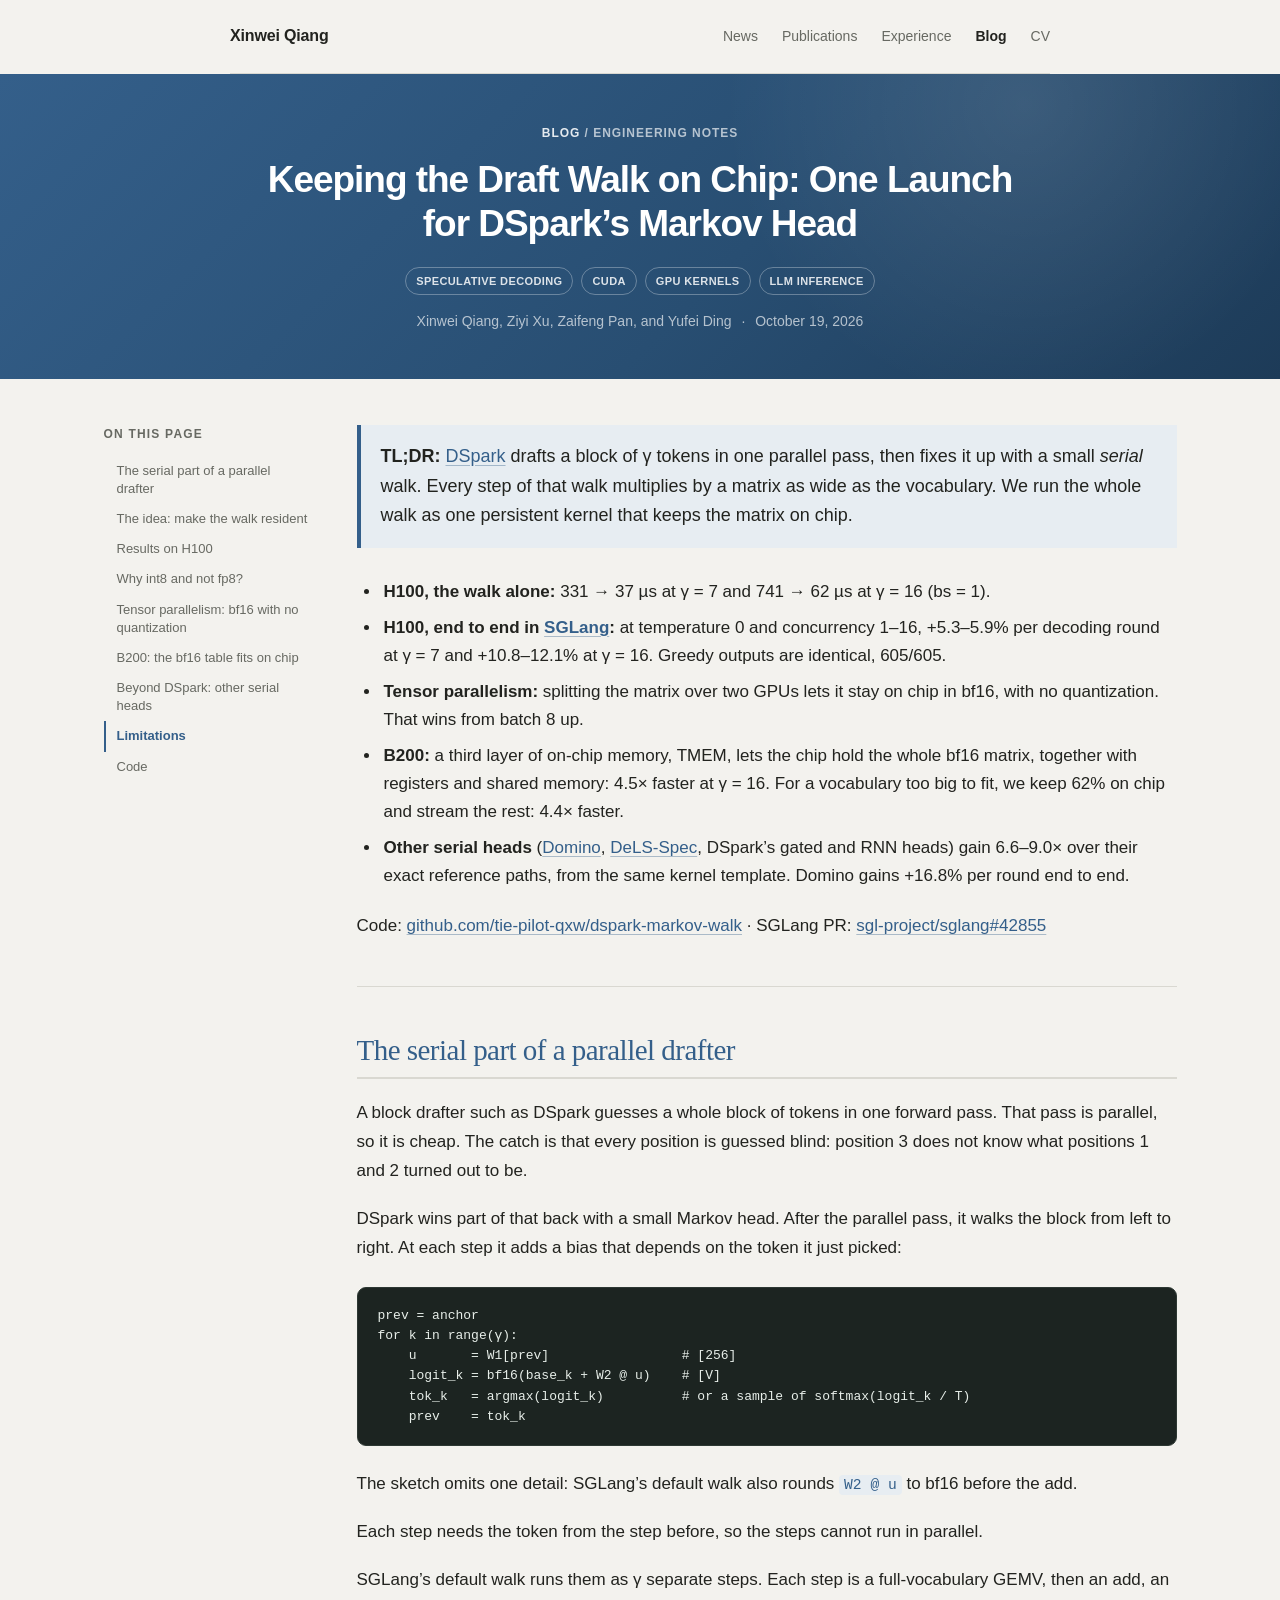
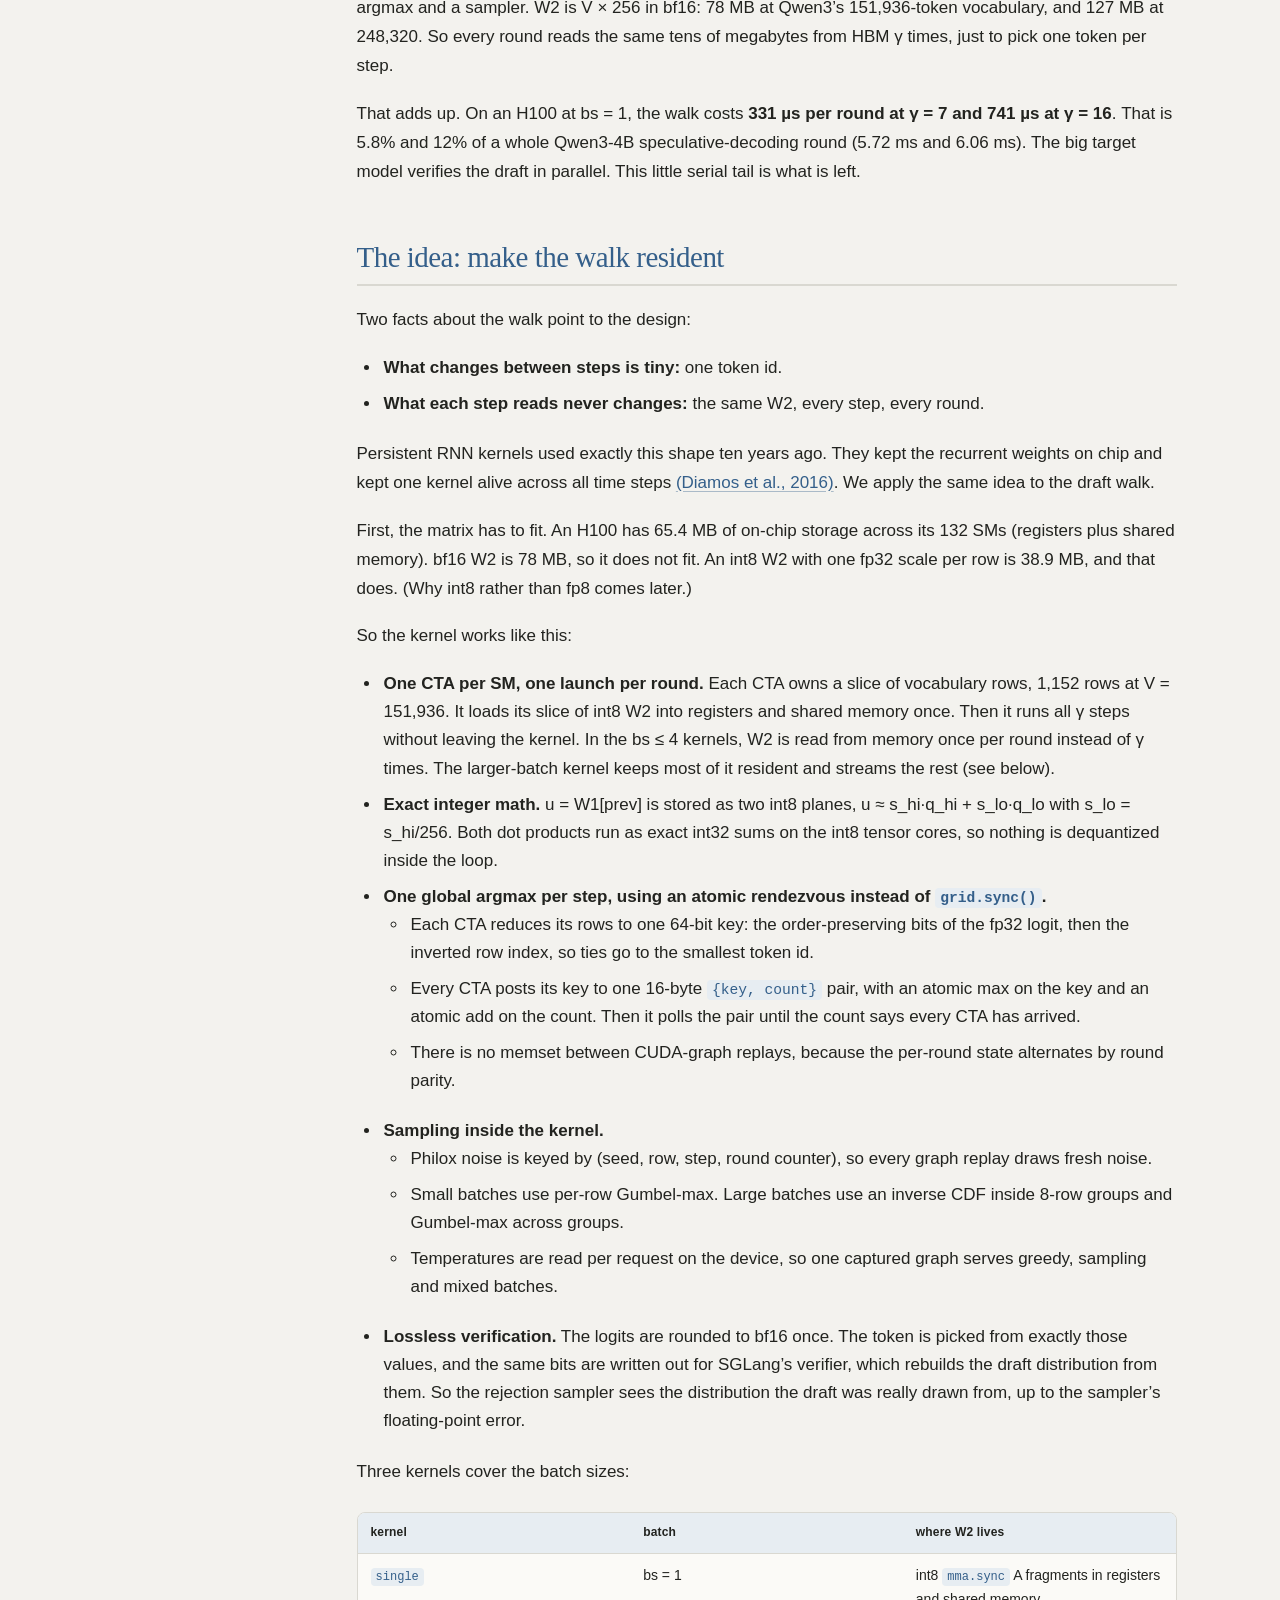
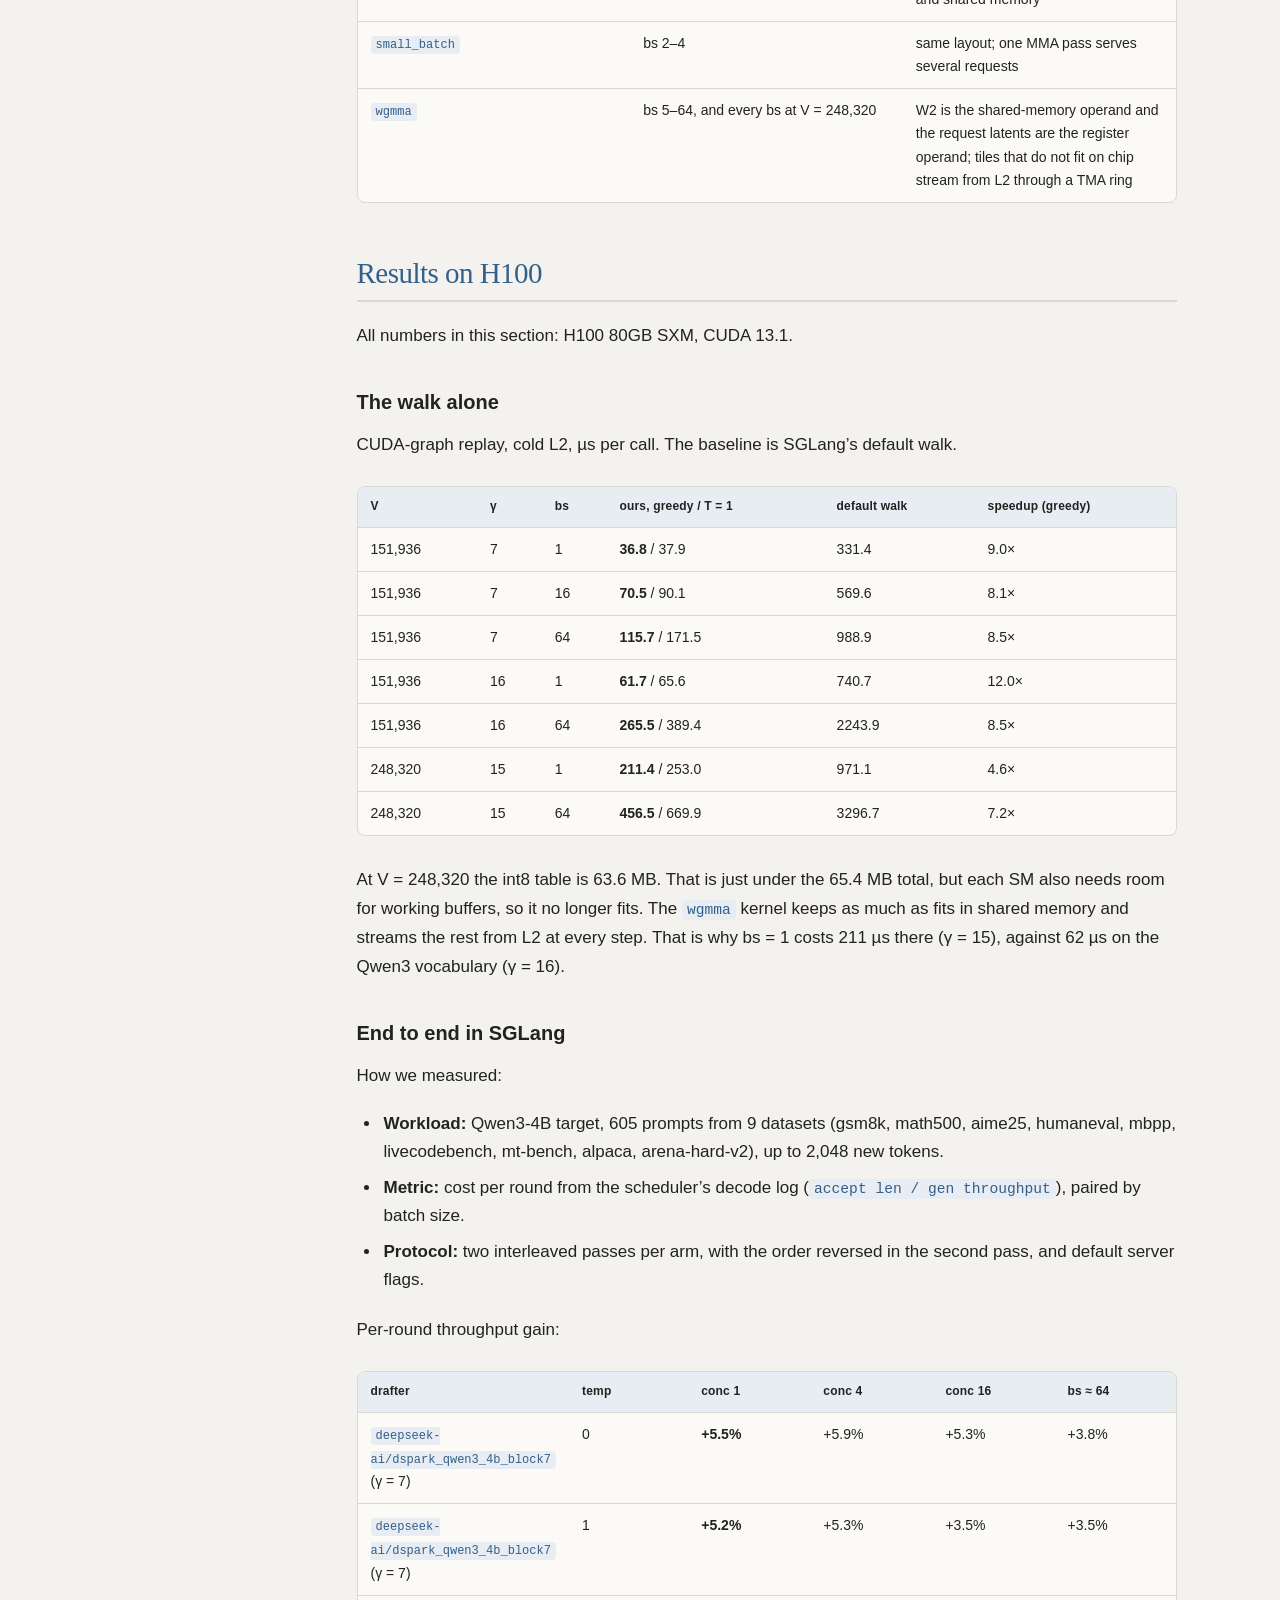
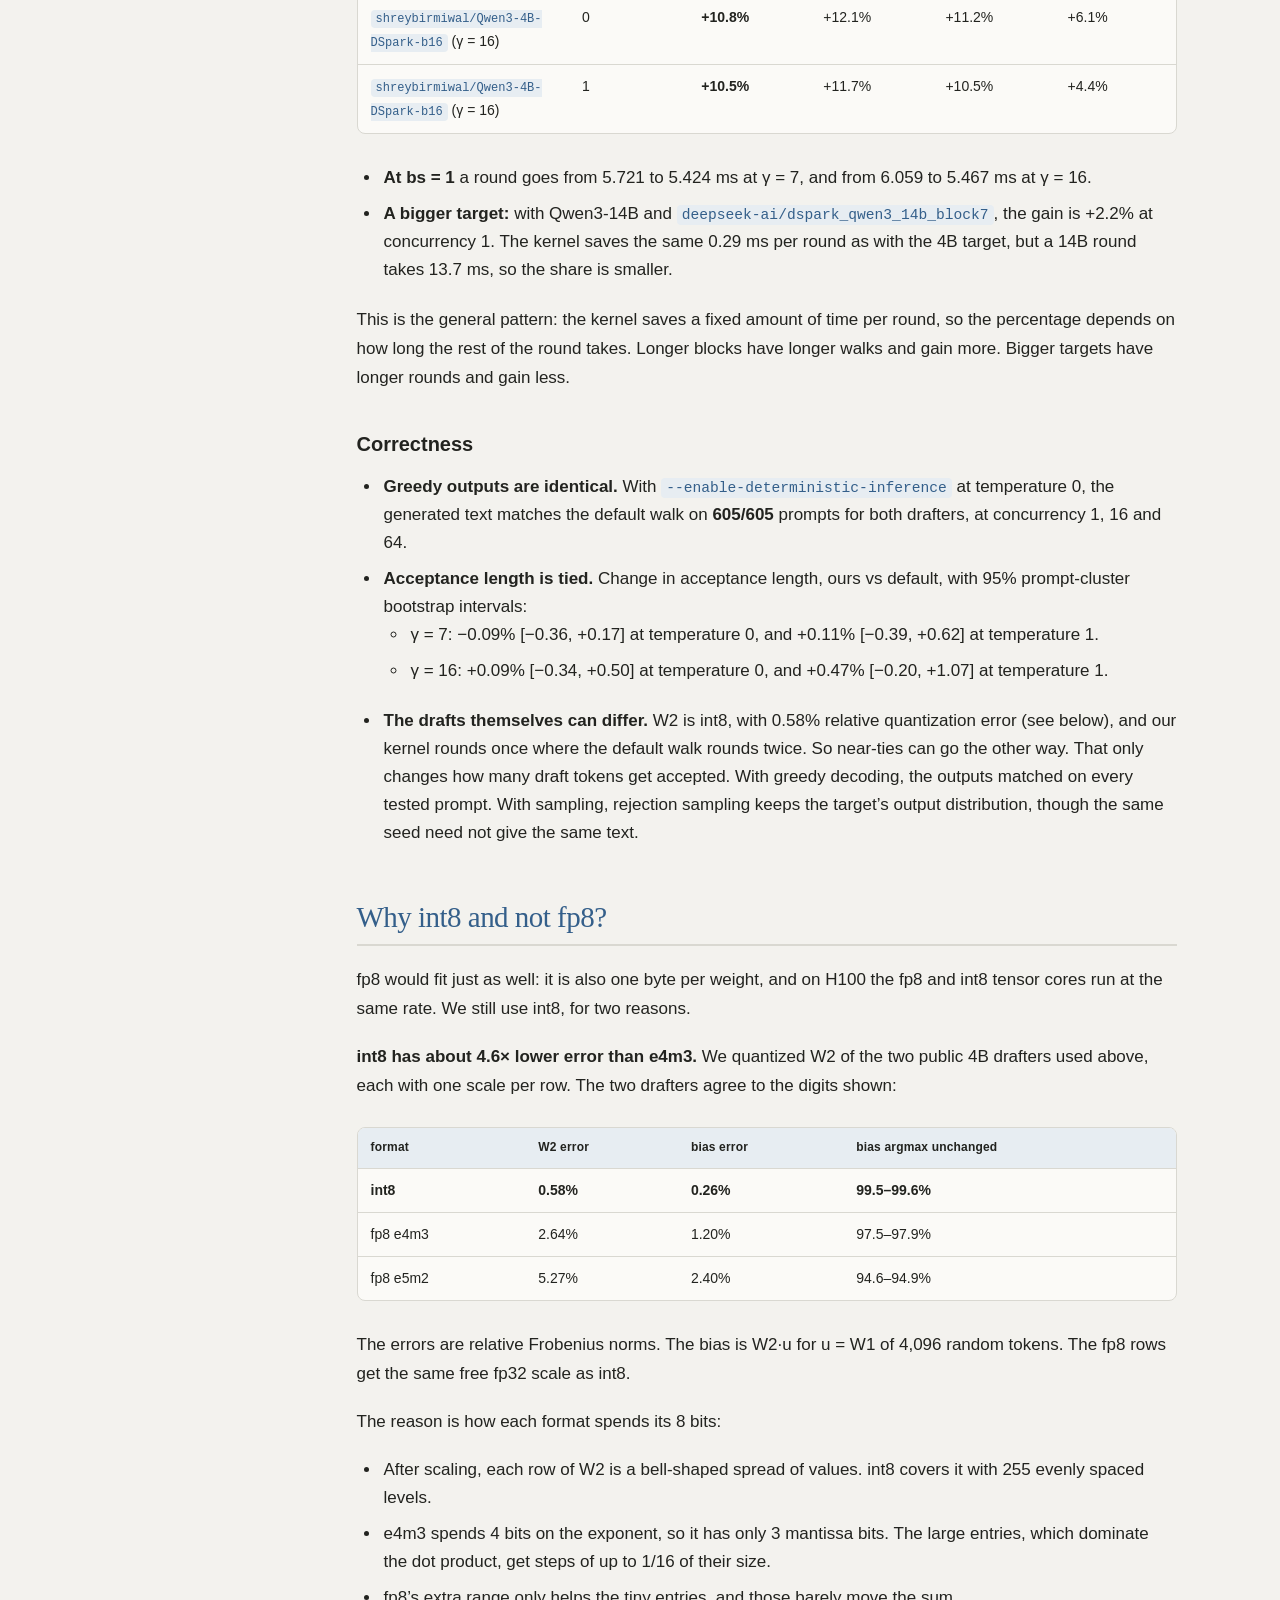
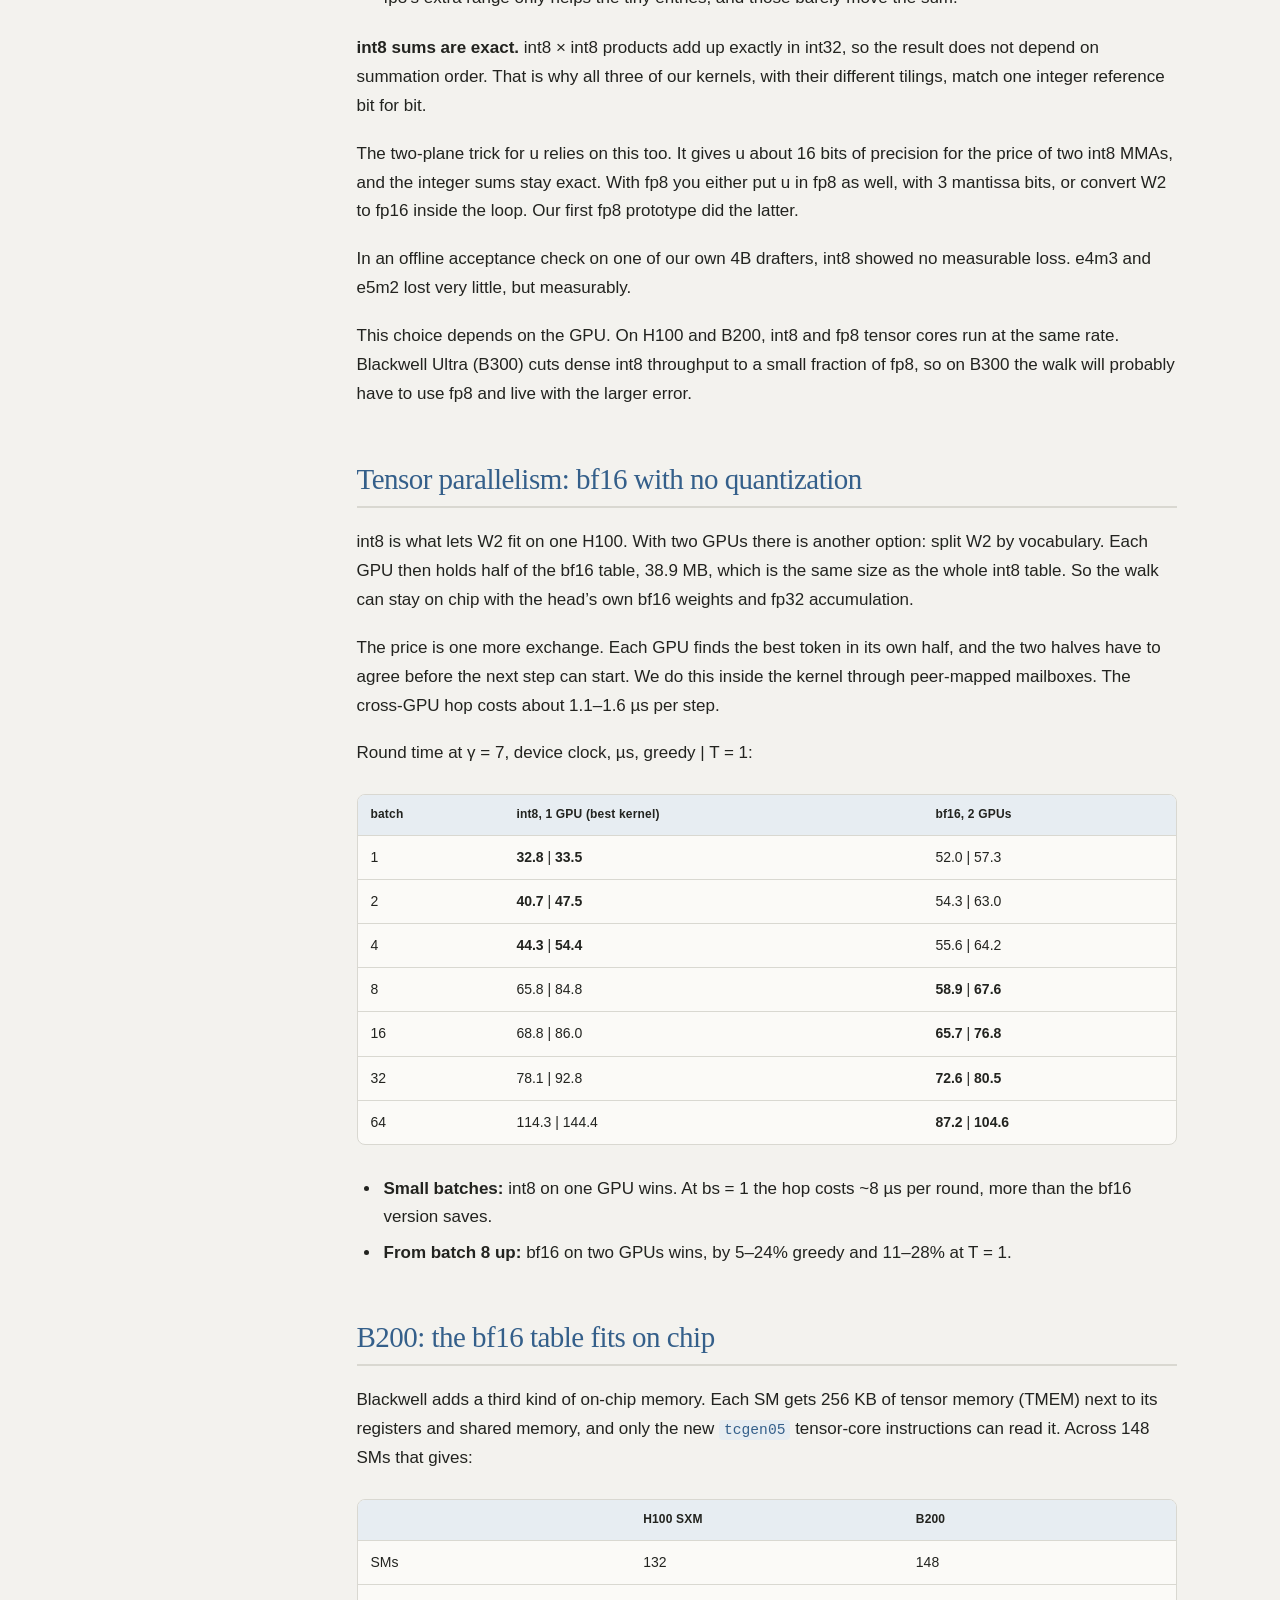
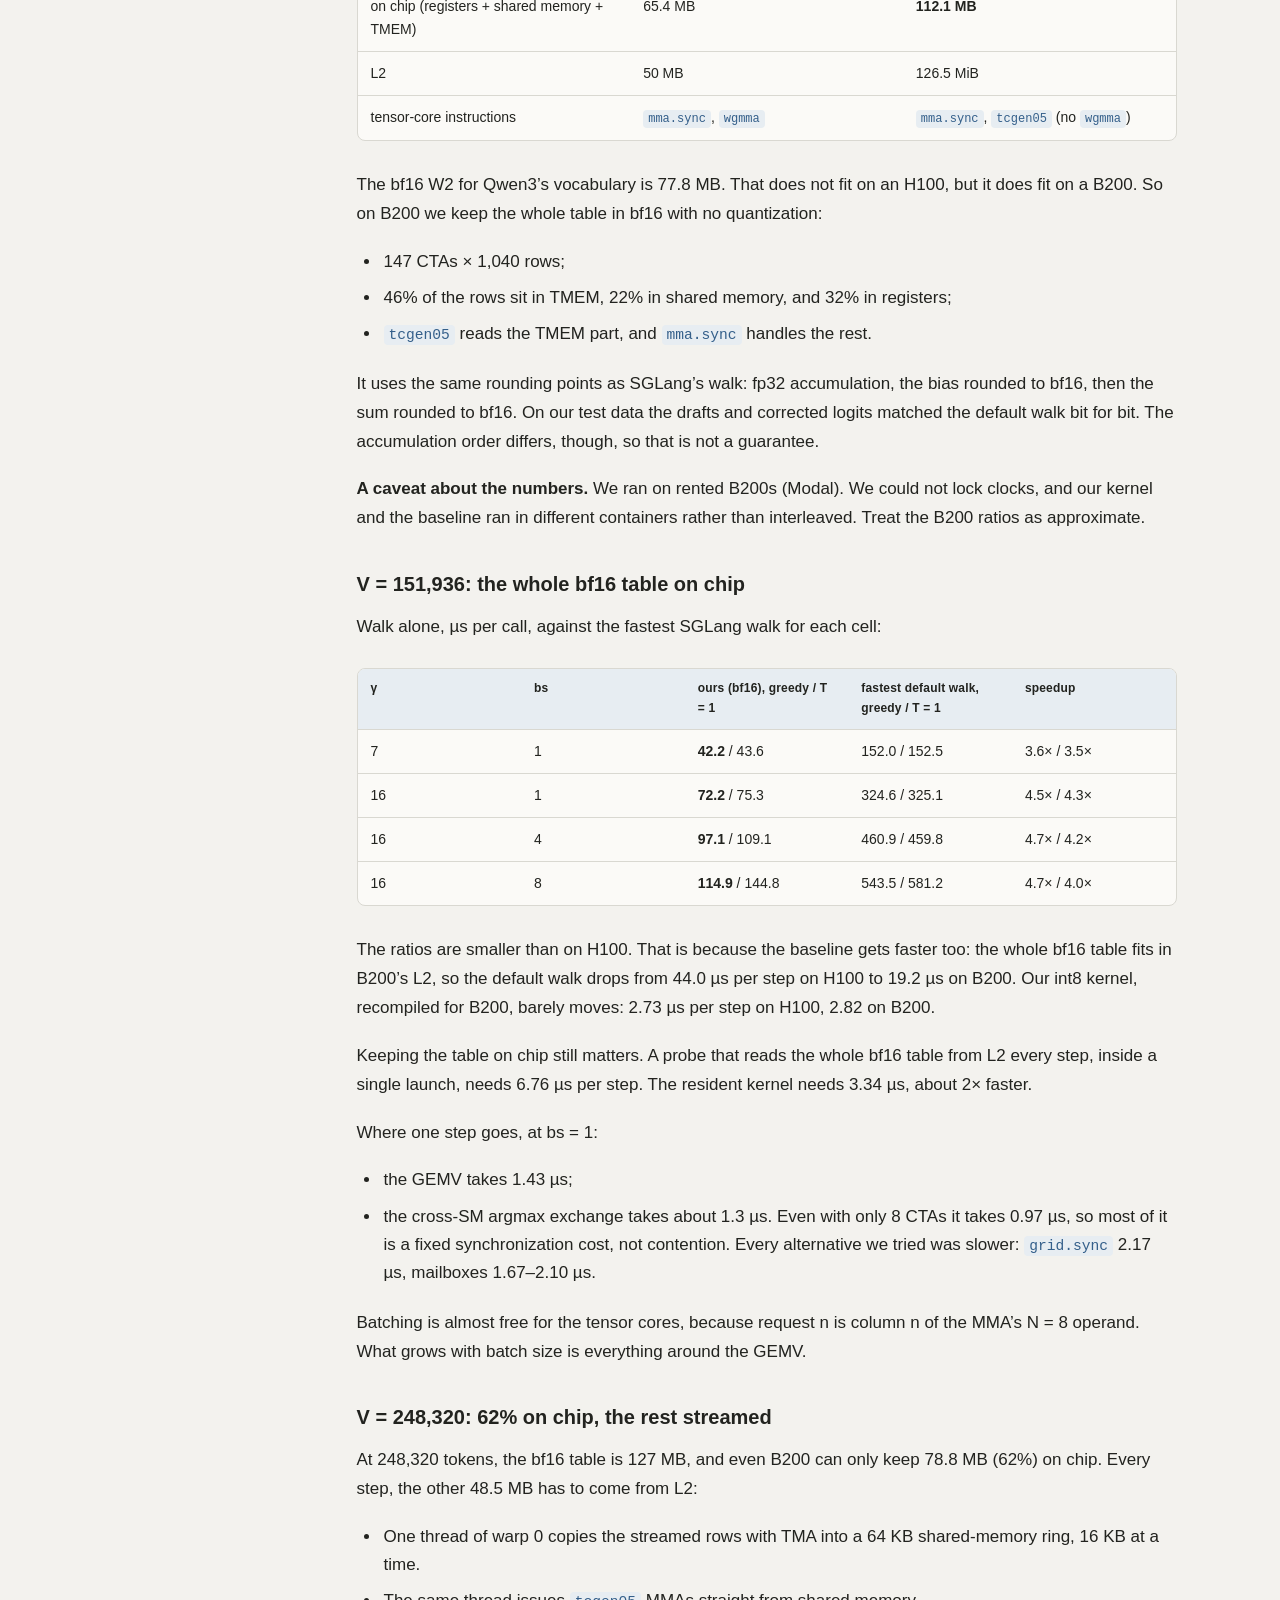
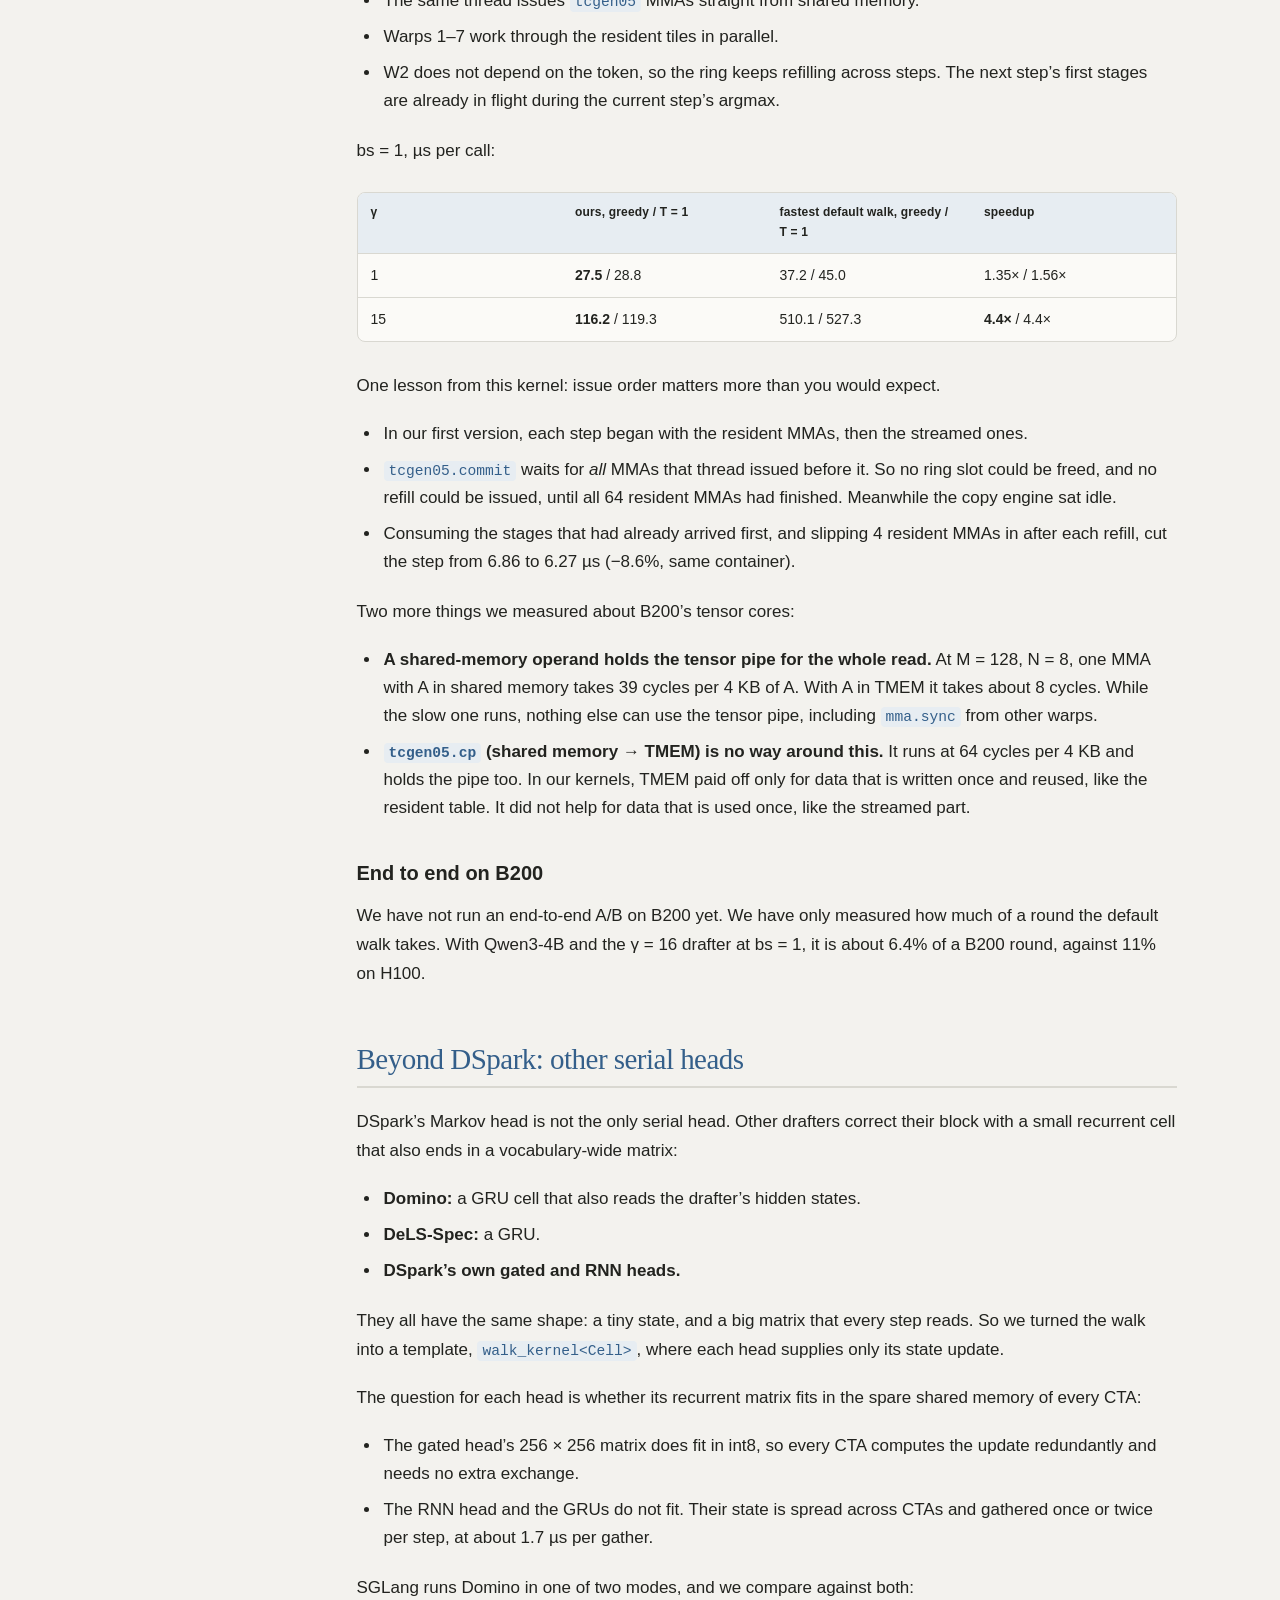
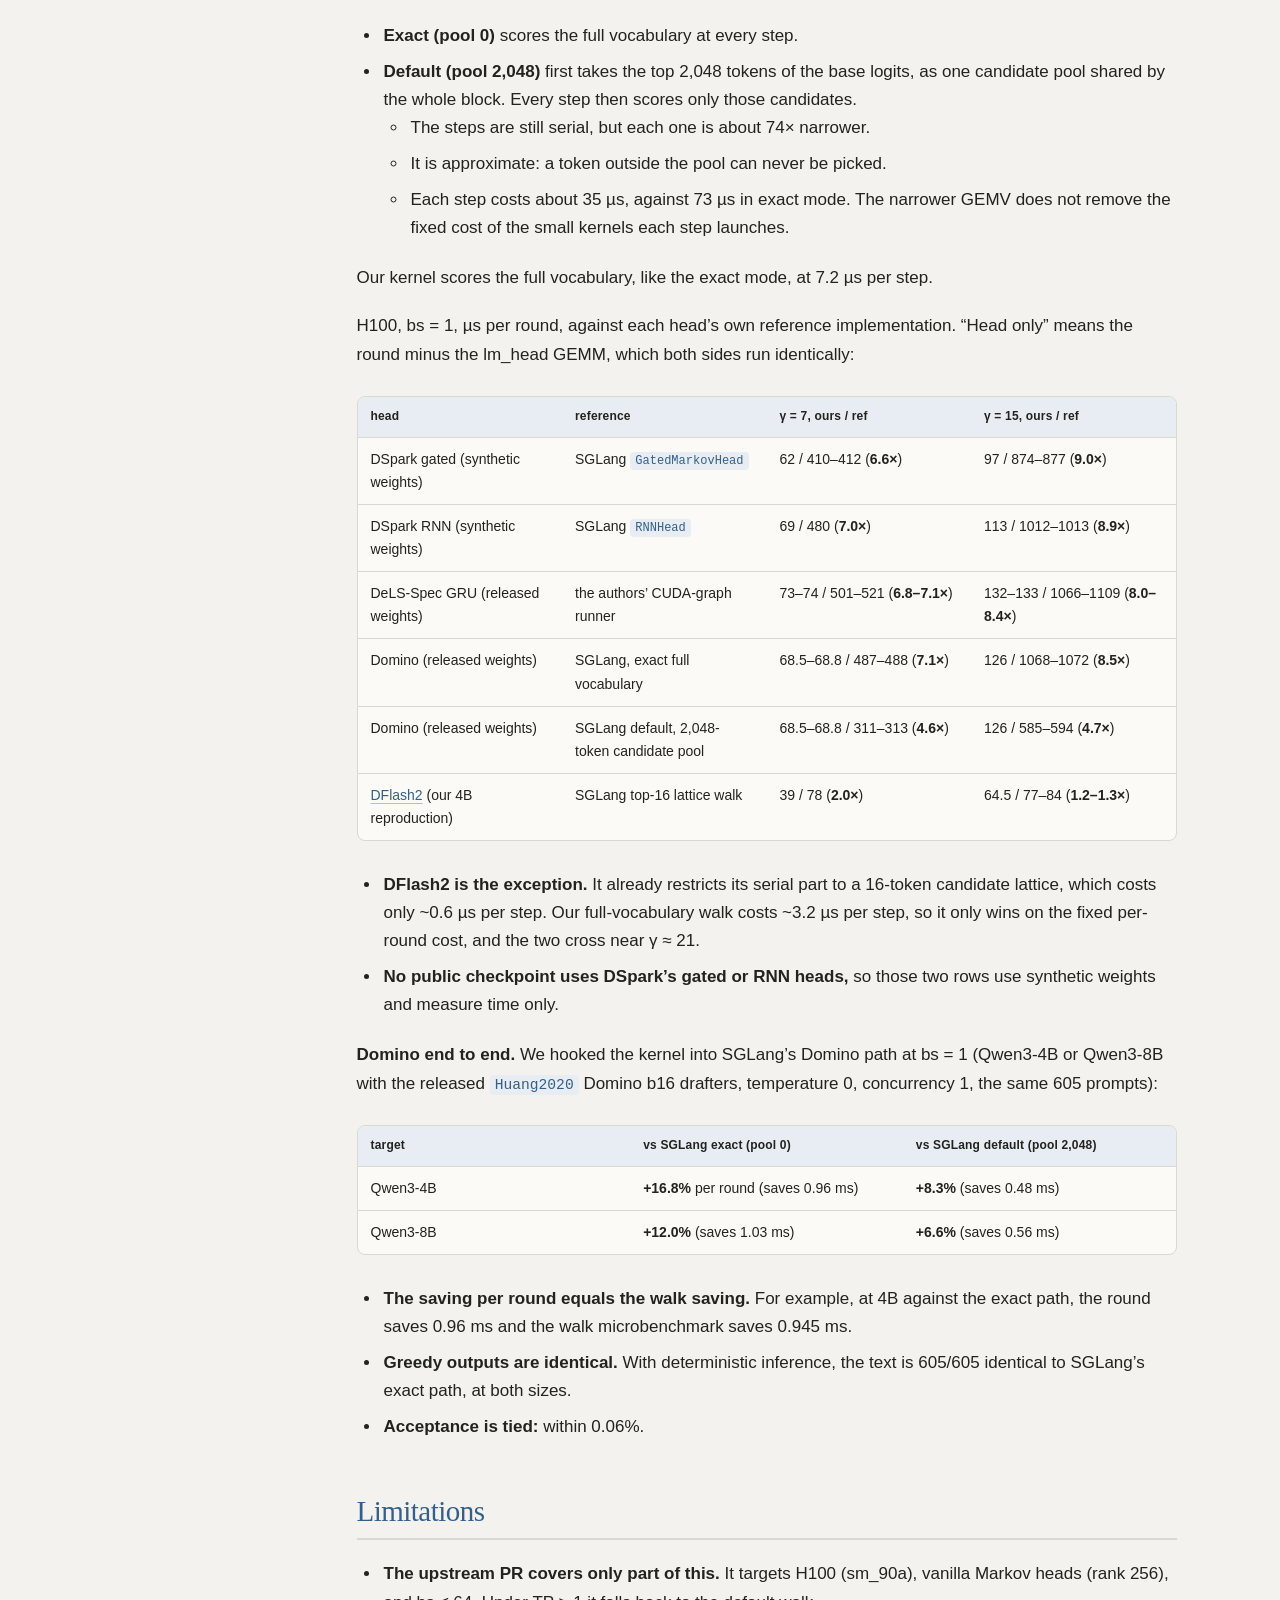
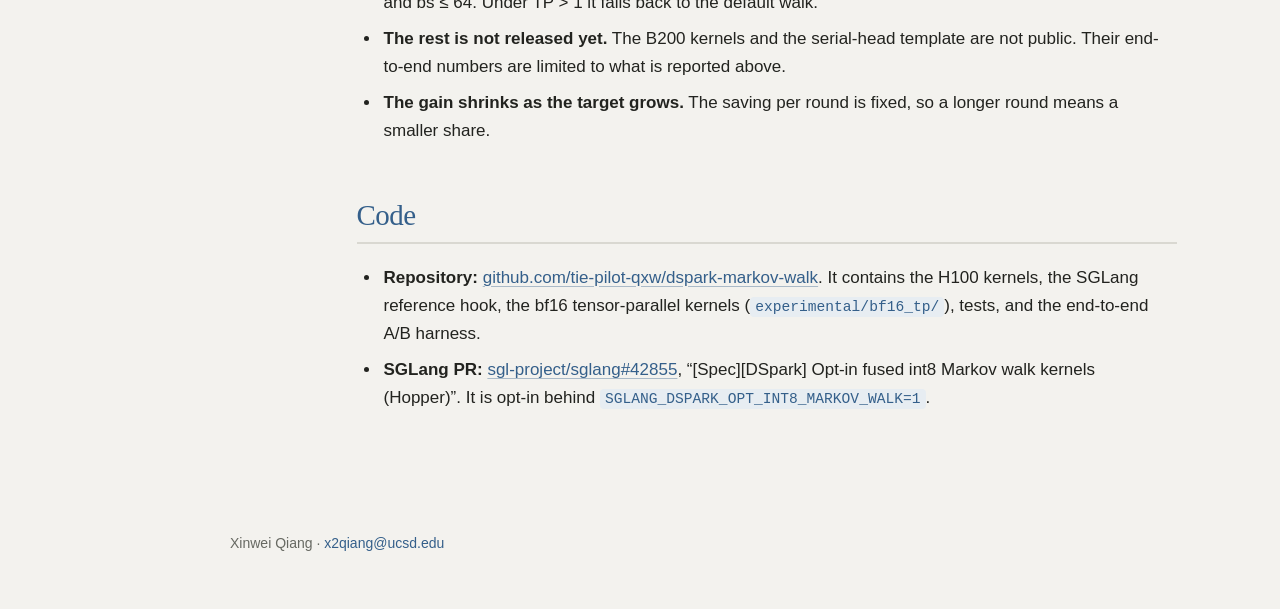
<file: blog/markov-walk-on-chip/index.html>
<!doctype html>
<html lang="en">
  <head>
    <meta charset="UTF-8" />
    <meta name="viewport" content="width=device-width, initial-scale=1.0" />
    <meta name="description" content="DSpark drafts a whole block in parallel, then corrects it with a serial Markov walk that re-reads a vocabulary-sized matrix at every step. We run the whole walk as one persistent kernel with the matrix held on chip: 8-12x faster walks on H100, up to +12% per decoding round, identical greedy outputs, plus bf16 tensor-parallel and B200 versions." />
    <title>Keeping the Draft Walk on Chip: One Launch for DSpark’s Markov Head · Xinwei Qiang</title>
    <link rel="canonical" href="https://tie-pilot-qxw.github.io/blog/markov-walk-on-chip/" />
    <script>
      if (new URLSearchParams(window.location.search).get("embed") === "lab") {
        document.documentElement.classList.add("embed-lab");
      }
    </script>
    <link rel="icon" href="/favicon.ico?v=20260805-3" sizes="any" />
    <link rel="icon" href="/favicon.svg?v=20260805-3" type="image/svg+xml" />
    <link rel="apple-touch-icon" href="/apple-touch-icon.png?v=20260805-3" />
    <link rel="stylesheet" href="../../styles.css" />
    <link rel="stylesheet" href="../post.css" />
    <script src="../post.js" defer></script>
  </head>
  <body class="post-page">
    <div class="reading-progress" aria-hidden="true"><span></span></div>

    <header class="site-header">
      <a class="name" href="../../">Xinwei Qiang</a>
      <nav aria-label="Primary navigation">
        <a href="../../#news">News</a>
        <a href="../../#publications">Publications</a>
        <a href="../../#experience">Experience</a>
        <a href="../" aria-current="page">Blog</a>
        <a href="../../main.pdf">CV</a>
      </nav>
    </header>

    <section class="post-banner">
      <div class="post-banner-inner">
        <p class="post-kicker"><a href="../">Blog</a> / Engineering Notes</p>
        <h1>Keeping the Draft Walk on Chip: One Launch for DSpark’s Markov Head</h1>
        <div class="post-tags" aria-label="Article topics">
          <span>Speculative Decoding</span><span>CUDA</span><span>GPU Kernels</span><span>LLM Inference</span>
        </div>
        <p class="post-byline">Xinwei Qiang, Ziyi Xu, Zaifeng Pan, and Yufei Ding <span aria-hidden="true">·</span> October 19, 2026</p>
      </div>
    </section>

    <main class="post-layout" id="article">
      <aside class="toc-sidebar" aria-label="Table of contents">
        <p class="toc-heading">On this page</p>
<ul>
<li><a href="#the-serial-part-of-a-parallel-drafter" id="toc-the-serial-part-of-a-parallel-drafter">The serial part of a parallel drafter</a></li>
<li><a href="#the-idea-make-the-walk-resident" id="toc-the-idea-make-the-walk-resident">The idea: make the walk resident</a></li>
<li><a href="#results-on-h100" id="toc-results-on-h100">Results on H100</a></li>
<li><a href="#why-int8-and-not-fp8" id="toc-why-int8-and-not-fp8">Why int8 and not fp8?</a></li>
<li><a href="#tensor-parallelism-bf16-with-no-quantization" id="toc-tensor-parallelism-bf16-with-no-quantization">Tensor parallelism: bf16 with no quantization</a></li>
<li><a href="#b200-the-bf16-table-fits-on-chip" id="toc-b200-the-bf16-table-fits-on-chip">B200: the bf16 table fits on chip</a></li>
<li><a href="#beyond-dspark-other-serial-heads" id="toc-beyond-dspark-other-serial-heads">Beyond DSpark: other serial heads</a></li>
<li><a href="#limitations" id="toc-limitations">Limitations</a></li>
<li><a href="#code" id="toc-code">Code</a></li>
</ul>
      </aside>
      <article class="post-content">
<p><strong>TL;DR:</strong> <a href="https://arxiv.org/abs/2607.05147">DSpark</a> drafts a block of γ tokens in one parallel pass, then fixes it up with a small <em>serial</em> walk. Every step of that walk multiplies by a matrix as wide as the vocabulary. We run the whole walk as one persistent kernel that keeps the matrix on chip.</p>
<ul>
<li><strong>H100, the walk alone:</strong> 331 → 37 µs at γ = 7 and 741 → 62 µs at γ = 16 (bs = 1).</li>
<li><strong>H100, end to end in <a href="https://github.com/sgl-project/sglang">SGLang</a>:</strong> at temperature 0 and concurrency 1–16, +5.3–5.9% per decoding round at γ = 7 and +10.8–12.1% at γ = 16. Greedy outputs are identical, 605/605.</li>
<li><strong>Tensor parallelism:</strong> splitting the matrix over two GPUs lets it stay on chip in bf16, with no quantization. That wins from batch 8 up.</li>
<li><strong>B200:</strong> a third layer of on-chip memory, TMEM, lets the chip hold the whole bf16 matrix, together with registers and shared memory: 4.5× faster at γ = 16. For a vocabulary too big to fit, we keep 62% on chip and stream the rest: 4.4× faster.</li>
<li><strong>Other serial heads</strong> (<a href="https://arxiv.org/abs/2605.29707">Domino</a>, <a href="https://arxiv.org/abs/2607.07409">DeLS-Spec</a>, DSpark’s gated and RNN heads) gain 6.6–9.0× over their exact reference paths, from the same kernel template. Domino gains +16.8% per round end to end.</li>
</ul>
<p>Code: <a href="https://github.com/tie-pilot-qxw/dspark-markov-walk">github.com/tie-pilot-qxw/dspark-markov-walk</a> · SGLang PR: <a href="https://github.com/sgl-project/sglang/pull/42855">sgl-project/sglang#42855</a></p>
<hr />
<h2 id="the-serial-part-of-a-parallel-drafter">The serial part of a parallel drafter</h2>
<p>A block drafter such as DSpark guesses a whole block of tokens in one forward pass. That pass is parallel, so it is cheap. The catch is that every position is guessed blind: position 3 does not know what positions 1 and 2 turned out to be.</p>
<p>DSpark wins part of that back with a small Markov head. After the parallel pass, it walks the block from left to right. At each step it adds a bias that depends on the token it just picked:</p>
<pre><code>prev = anchor
for k in range(γ):
    u       = W1[prev]                 # [256]
    logit_k = bf16(base_k + W2 @ u)    # [V]
    tok_k   = argmax(logit_k)          # or a sample of softmax(logit_k / T)
    prev    = tok_k</code></pre>
<p>The sketch omits one detail: SGLang’s default walk also rounds <code>W2 @ u</code> to bf16 before the add.</p>
<p>Each step needs the token from the step before, so the steps cannot run in parallel.</p>
<p>SGLang’s default walk runs them as γ separate steps. Each step is a full-vocabulary GEMV, then an add, an argmax and a sampler. W2 is V × 256 in bf16: 78 MB at Qwen3’s 151,936-token vocabulary, and 127 MB at 248,320. So every round reads the same tens of megabytes from HBM γ times, just to pick one token per step.</p>
<p>That adds up. On an H100 at bs = 1, the walk costs <strong>331 µs per round at γ = 7 and 741 µs at γ = 16</strong>. That is 5.8% and 12% of a whole Qwen3-4B speculative-decoding round (5.72 ms and 6.06 ms). The big target model verifies the draft in parallel. This little serial tail is what is left.</p>
<h2 id="the-idea-make-the-walk-resident">The idea: make the walk resident</h2>
<p>Two facts about the walk point to the design:</p>
<ul>
<li><strong>What changes between steps is tiny:</strong> one token id.</li>
<li><strong>What each step reads never changes:</strong> the same W2, every step, every round.</li>
</ul>
<p>Persistent RNN kernels used exactly this shape ten years ago. They kept the recurrent weights on chip and kept one kernel alive across all time steps <a href="https://proceedings.mlr.press/v48/diamos16.html">(Diamos et al., 2016)</a>. We apply the same idea to the draft walk.</p>
<p>First, the matrix has to fit. An H100 has 65.4 MB of on-chip storage across its 132 SMs (registers plus shared memory). bf16 W2 is 78 MB, so it does not fit. An int8 W2 with one fp32 scale per row is 38.9 MB, and that does. (Why int8 rather than fp8 comes later.)</p>
<p>So the kernel works like this:</p>
<ul>
<li><strong>One CTA per SM, one launch per round.</strong> Each CTA owns a slice of vocabulary rows, 1,152 rows at V = 151,936. It loads its slice of int8 W2 into registers and shared memory once. Then it runs all γ steps without leaving the kernel. In the bs ≤ 4 kernels, W2 is read from memory once per round instead of γ times. The larger-batch kernel keeps most of it resident and streams the rest (see below).</li>
<li><strong>Exact integer math.</strong> u = W1[prev] is stored as two int8 planes, u ≈ s_hi·q_hi + s_lo·q_lo with s_lo = s_hi/256. Both dot products run as exact int32 sums on the int8 tensor cores, so nothing is dequantized inside the loop.</li>
<li><strong>One global argmax per step, using an atomic rendezvous instead of <code>grid.sync()</code>.</strong>
<ul>
<li>Each CTA reduces its rows to one 64-bit key: the order-preserving bits of the fp32 logit, then the inverted row index, so ties go to the smallest token id.</li>
<li>Every CTA posts its key to one 16-byte <code>{key, count}</code> pair, with an atomic max on the key and an atomic add on the count. Then it polls the pair until the count says every CTA has arrived.</li>
<li>There is no memset between CUDA-graph replays, because the per-round state alternates by round parity.</li>
</ul></li>
<li><strong>Sampling inside the kernel.</strong>
<ul>
<li>Philox noise is keyed by (seed, row, step, round counter), so every graph replay draws fresh noise.</li>
<li>Small batches use per-row Gumbel-max. Large batches use an inverse CDF inside 8-row groups and Gumbel-max across groups.</li>
<li>Temperatures are read per request on the device, so one captured graph serves greedy, sampling and mixed batches.</li>
</ul></li>
<li><strong>Lossless verification.</strong> The logits are rounded to bf16 once. The token is picked from exactly those values, and the same bits are written out for SGLang’s verifier, which rebuilds the draft distribution from them. So the rejection sampler sees the distribution the draft was really drawn from, up to the sampler’s floating-point error.</li>
</ul>
<p>Three kernels cover the batch sizes:</p>
<table>
<colgroup>
<col style="width: 33%" />
<col style="width: 33%" />
<col style="width: 33%" />
</colgroup>
<thead>
<tr>
<th>kernel</th>
<th>batch</th>
<th>where W2 lives</th>
</tr>
</thead>
<tbody>
<tr>
<td><code>single</code></td>
<td>bs = 1</td>
<td>int8 <code>mma.sync</code> A fragments in registers and shared memory</td>
</tr>
<tr>
<td><code>small_batch</code></td>
<td>bs 2–4</td>
<td>same layout; one MMA pass serves several requests</td>
</tr>
<tr>
<td><code>wgmma</code></td>
<td>bs 5–64, and every bs at V = 248,320</td>
<td>W2 is the shared-memory operand and the request latents are the register operand; tiles that do not fit on chip stream from L2 through a TMA ring</td>
</tr>
</tbody>
</table>
<h2 id="results-on-h100">Results on H100</h2>
<p>All numbers in this section: H100 80GB SXM, CUDA 13.1.</p>
<h3 id="the-walk-alone">The walk alone</h3>
<p>CUDA-graph replay, cold L2, µs per call. The baseline is SGLang’s default walk.</p>
<table>
<thead>
<tr>
<th>V</th>
<th>γ</th>
<th>bs</th>
<th>ours, greedy / T = 1</th>
<th>default walk</th>
<th>speedup (greedy)</th>
</tr>
</thead>
<tbody>
<tr>
<td>151,936</td>
<td>7</td>
<td>1</td>
<td><strong>36.8</strong> / 37.9</td>
<td>331.4</td>
<td>9.0×</td>
</tr>
<tr>
<td>151,936</td>
<td>7</td>
<td>16</td>
<td><strong>70.5</strong> / 90.1</td>
<td>569.6</td>
<td>8.1×</td>
</tr>
<tr>
<td>151,936</td>
<td>7</td>
<td>64</td>
<td><strong>115.7</strong> / 171.5</td>
<td>988.9</td>
<td>8.5×</td>
</tr>
<tr>
<td>151,936</td>
<td>16</td>
<td>1</td>
<td><strong>61.7</strong> / 65.6</td>
<td>740.7</td>
<td>12.0×</td>
</tr>
<tr>
<td>151,936</td>
<td>16</td>
<td>64</td>
<td><strong>265.5</strong> / 389.4</td>
<td>2243.9</td>
<td>8.5×</td>
</tr>
<tr>
<td>248,320</td>
<td>15</td>
<td>1</td>
<td><strong>211.4</strong> / 253.0</td>
<td>971.1</td>
<td>4.6×</td>
</tr>
<tr>
<td>248,320</td>
<td>15</td>
<td>64</td>
<td><strong>456.5</strong> / 669.9</td>
<td>3296.7</td>
<td>7.2×</td>
</tr>
</tbody>
</table>
<p>At V = 248,320 the int8 table is 63.6 MB. That is just under the 65.4 MB total, but each SM also needs room for working buffers, so it no longer fits. The <code>wgmma</code> kernel keeps as much as fits in shared memory and streams the rest from L2 at every step. That is why bs = 1 costs 211 µs there (γ = 15), against 62 µs on the Qwen3 vocabulary (γ = 16).</p>
<h3 id="end-to-end-in-sglang">End to end in SGLang</h3>
<p>How we measured:</p>
<ul>
<li><strong>Workload:</strong> Qwen3-4B target, 605 prompts from 9 datasets (gsm8k, math500, aime25, humaneval, mbpp, livecodebench, mt-bench, alpaca, arena-hard-v2), up to 2,048 new tokens.</li>
<li><strong>Metric:</strong> cost per round from the scheduler’s decode log (<code>accept len / gen throughput</code>), paired by batch size.</li>
<li><strong>Protocol:</strong> two interleaved passes per arm, with the order reversed in the second pass, and default server flags.</li>
</ul>
<p>Per-round throughput gain:</p>
<table style="width:100%;">
<colgroup>
<col style="width: 16%" />
<col style="width: 16%" />
<col style="width: 16%" />
<col style="width: 16%" />
<col style="width: 16%" />
<col style="width: 16%" />
</colgroup>
<thead>
<tr>
<th>drafter</th>
<th>temp</th>
<th>conc 1</th>
<th>conc 4</th>
<th>conc 16</th>
<th>bs ≈ 64</th>
</tr>
</thead>
<tbody>
<tr>
<td><code>deepseek-ai/dspark_qwen3_4b_block7</code> (γ = 7)</td>
<td>0</td>
<td><strong>+5.5%</strong></td>
<td>+5.9%</td>
<td>+5.3%</td>
<td>+3.8%</td>
</tr>
<tr>
<td><code>deepseek-ai/dspark_qwen3_4b_block7</code> (γ = 7)</td>
<td>1</td>
<td><strong>+5.2%</strong></td>
<td>+5.3%</td>
<td>+3.5%</td>
<td>+3.5%</td>
</tr>
<tr>
<td><code>shreybirmiwal/Qwen3-4B-DSpark-b16</code> (γ = 16)</td>
<td>0</td>
<td><strong>+10.8%</strong></td>
<td>+12.1%</td>
<td>+11.2%</td>
<td>+6.1%</td>
</tr>
<tr>
<td><code>shreybirmiwal/Qwen3-4B-DSpark-b16</code> (γ = 16)</td>
<td>1</td>
<td><strong>+10.5%</strong></td>
<td>+11.7%</td>
<td>+10.5%</td>
<td>+4.4%</td>
</tr>
</tbody>
</table>
<ul>
<li><strong>At bs = 1</strong> a round goes from 5.721 to 5.424 ms at γ = 7, and from 6.059 to 5.467 ms at γ = 16.</li>
<li><strong>A bigger target:</strong> with Qwen3-14B and <code>deepseek-ai/dspark_qwen3_14b_block7</code>, the gain is +2.2% at concurrency 1. The kernel saves the same 0.29 ms per round as with the 4B target, but a 14B round takes 13.7 ms, so the share is smaller.</li>
</ul>
<p>This is the general pattern: the kernel saves a fixed amount of time per round, so the percentage depends on how long the rest of the round takes. Longer blocks have longer walks and gain more. Bigger targets have longer rounds and gain less.</p>
<h3 id="correctness">Correctness</h3>
<ul>
<li><strong>Greedy outputs are identical.</strong> With <code>--enable-deterministic-inference</code> at temperature 0, the generated text matches the default walk on <strong>605/605</strong> prompts for both drafters, at concurrency 1, 16 and 64.</li>
<li><strong>Acceptance length is tied.</strong> Change in acceptance length, ours vs default, with 95% prompt-cluster bootstrap intervals:
<ul>
<li>γ = 7: −0.09% [−0.36, +0.17] at temperature 0, and +0.11% [−0.39, +0.62] at temperature 1.</li>
<li>γ = 16: +0.09% [−0.34, +0.50] at temperature 0, and +0.47% [−0.20, +1.07] at temperature 1.</li>
</ul></li>
<li><strong>The drafts themselves can differ.</strong> W2 is int8, with 0.58% relative quantization error (see below), and our kernel rounds once where the default walk rounds twice. So near-ties can go the other way. That only changes how many draft tokens get accepted. With greedy decoding, the outputs matched on every tested prompt. With sampling, rejection sampling keeps the target’s output distribution, though the same seed need not give the same text.</li>
</ul>
<h2 id="why-int8-and-not-fp8">Why int8 and not fp8?</h2>
<p>fp8 would fit just as well: it is also one byte per weight, and on H100 the fp8 and int8 tensor cores run at the same rate. We still use int8, for two reasons.</p>
<p><strong>int8 has about 4.6× lower error than e4m3.</strong> We quantized W2 of the two public 4B drafters used above, each with one scale per row. The two drafters agree to the digits shown:</p>
<table>
<thead>
<tr>
<th>format</th>
<th>W2 error</th>
<th>bias error</th>
<th>bias argmax unchanged</th>
</tr>
</thead>
<tbody>
<tr>
<td><strong>int8</strong></td>
<td><strong>0.58%</strong></td>
<td><strong>0.26%</strong></td>
<td><strong>99.5–99.6%</strong></td>
</tr>
<tr>
<td>fp8 e4m3</td>
<td>2.64%</td>
<td>1.20%</td>
<td>97.5–97.9%</td>
</tr>
<tr>
<td>fp8 e5m2</td>
<td>5.27%</td>
<td>2.40%</td>
<td>94.6–94.9%</td>
</tr>
</tbody>
</table>
<p>The errors are relative Frobenius norms. The bias is W2·u for u = W1 of 4,096 random tokens. The fp8 rows get the same free fp32 scale as int8.</p>
<p>The reason is how each format spends its 8 bits:</p>
<ul>
<li>After scaling, each row of W2 is a bell-shaped spread of values. int8 covers it with 255 evenly spaced levels.</li>
<li>e4m3 spends 4 bits on the exponent, so it has only 3 mantissa bits. The large entries, which dominate the dot product, get steps of up to 1/16 of their size.</li>
<li>fp8’s extra range only helps the tiny entries, and those barely move the sum.</li>
</ul>
<p><strong>int8 sums are exact.</strong> int8 × int8 products add up exactly in int32, so the result does not depend on summation order. That is why all three of our kernels, with their different tilings, match one integer reference bit for bit.</p>
<p>The two-plane trick for u relies on this too. It gives u about 16 bits of precision for the price of two int8 MMAs, and the integer sums stay exact. With fp8 you either put u in fp8 as well, with 3 mantissa bits, or convert W2 to fp16 inside the loop. Our first fp8 prototype did the latter.</p>
<p>In an offline acceptance check on one of our own 4B drafters, int8 showed no measurable loss. e4m3 and e5m2 lost very little, but measurably.</p>
<p>This choice depends on the GPU. On H100 and B200, int8 and fp8 tensor cores run at the same rate. Blackwell Ultra (B300) cuts dense int8 throughput to a small fraction of fp8, so on B300 the walk will probably have to use fp8 and live with the larger error.</p>
<h2 id="tensor-parallelism-bf16-with-no-quantization">Tensor parallelism: bf16 with no quantization</h2>
<p>int8 is what lets W2 fit on one H100. With two GPUs there is another option: split W2 by vocabulary. Each GPU then holds half of the bf16 table, 38.9 MB, which is the same size as the whole int8 table. So the walk can stay on chip with the head’s own bf16 weights and fp32 accumulation.</p>
<p>The price is one more exchange. Each GPU finds the best token in its own half, and the two halves have to agree before the next step can start. We do this inside the kernel through peer-mapped mailboxes. The cross-GPU hop costs about 1.1–1.6 µs per step.</p>
<p>Round time at γ = 7, device clock, µs, greedy | T = 1:</p>
<table>
<thead>
<tr>
<th>batch</th>
<th>int8, 1 GPU (best kernel)</th>
<th>bf16, 2 GPUs</th>
</tr>
</thead>
<tbody>
<tr>
<td>1</td>
<td><strong>32.8</strong> | <strong>33.5</strong></td>
<td>52.0 | 57.3</td>
</tr>
<tr>
<td>2</td>
<td><strong>40.7</strong> | <strong>47.5</strong></td>
<td>54.3 | 63.0</td>
</tr>
<tr>
<td>4</td>
<td><strong>44.3</strong> | <strong>54.4</strong></td>
<td>55.6 | 64.2</td>
</tr>
<tr>
<td>8</td>
<td>65.8 | 84.8</td>
<td><strong>58.9</strong> | <strong>67.6</strong></td>
</tr>
<tr>
<td>16</td>
<td>68.8 | 86.0</td>
<td><strong>65.7</strong> | <strong>76.8</strong></td>
</tr>
<tr>
<td>32</td>
<td>78.1 | 92.8</td>
<td><strong>72.6</strong> | <strong>80.5</strong></td>
</tr>
<tr>
<td>64</td>
<td>114.3 | 144.4</td>
<td><strong>87.2</strong> | <strong>104.6</strong></td>
</tr>
</tbody>
</table>
<ul>
<li><strong>Small batches:</strong> int8 on one GPU wins. At bs = 1 the hop costs ~8 µs per round, more than the bf16 version saves.</li>
<li><strong>From batch 8 up:</strong> bf16 on two GPUs wins, by 5–24% greedy and 11–28% at T = 1.</li>
</ul>
<h2 id="b200-the-bf16-table-fits-on-chip">B200: the bf16 table fits on chip</h2>
<p>Blackwell adds a third kind of on-chip memory. Each SM gets 256 KB of tensor memory (TMEM) next to its registers and shared memory, and only the new <code>tcgen05</code> tensor-core instructions can read it. Across 148 SMs that gives:</p>
<table>
<colgroup>
<col style="width: 33%" />
<col style="width: 33%" />
<col style="width: 33%" />
</colgroup>
<thead>
<tr>
<th></th>
<th>H100 SXM</th>
<th>B200</th>
</tr>
</thead>
<tbody>
<tr>
<td>SMs</td>
<td>132</td>
<td>148</td>
</tr>
<tr>
<td>on chip (registers + shared memory + TMEM)</td>
<td>65.4 MB</td>
<td><strong>112.1 MB</strong></td>
</tr>
<tr>
<td>L2</td>
<td>50 MB</td>
<td>126.5 MiB</td>
</tr>
<tr>
<td>tensor-core instructions</td>
<td><code>mma.sync</code>, <code>wgmma</code></td>
<td><code>mma.sync</code>, <code>tcgen05</code> (no <code>wgmma</code>)</td>
</tr>
</tbody>
</table>
<p>The bf16 W2 for Qwen3’s vocabulary is 77.8 MB. That does not fit on an H100, but it does fit on a B200. So on B200 we keep the whole table in bf16 with no quantization:</p>
<ul>
<li>147 CTAs × 1,040 rows;</li>
<li>46% of the rows sit in TMEM, 22% in shared memory, and 32% in registers;</li>
<li><code>tcgen05</code> reads the TMEM part, and <code>mma.sync</code> handles the rest.</li>
</ul>
<p>It uses the same rounding points as SGLang’s walk: fp32 accumulation, the bias rounded to bf16, then the sum rounded to bf16. On our test data the drafts and corrected logits matched the default walk bit for bit. The accumulation order differs, though, so that is not a guarantee.</p>
<p><strong>A caveat about the numbers.</strong> We ran on rented B200s (Modal). We could not lock clocks, and our kernel and the baseline ran in different containers rather than interleaved. Treat the B200 ratios as approximate.</p>
<h3 id="v-151936-the-whole-bf16-table-on-chip">V = 151,936: the whole bf16 table on chip</h3>
<p>Walk alone, µs per call, against the fastest SGLang walk for each cell:</p>
<table>
<colgroup>
<col style="width: 20%" />
<col style="width: 20%" />
<col style="width: 20%" />
<col style="width: 20%" />
<col style="width: 20%" />
</colgroup>
<thead>
<tr>
<th>γ</th>
<th>bs</th>
<th>ours (bf16), greedy / T = 1</th>
<th>fastest default walk, greedy / T = 1</th>
<th>speedup</th>
</tr>
</thead>
<tbody>
<tr>
<td>7</td>
<td>1</td>
<td><strong>42.2</strong> / 43.6</td>
<td>152.0 / 152.5</td>
<td>3.6× / 3.5×</td>
</tr>
<tr>
<td>16</td>
<td>1</td>
<td><strong>72.2</strong> / 75.3</td>
<td>324.6 / 325.1</td>
<td>4.5× / 4.3×</td>
</tr>
<tr>
<td>16</td>
<td>4</td>
<td><strong>97.1</strong> / 109.1</td>
<td>460.9 / 459.8</td>
<td>4.7× / 4.2×</td>
</tr>
<tr>
<td>16</td>
<td>8</td>
<td><strong>114.9</strong> / 144.8</td>
<td>543.5 / 581.2</td>
<td>4.7× / 4.0×</td>
</tr>
</tbody>
</table>
<p>The ratios are smaller than on H100. That is because the baseline gets faster too: the whole bf16 table fits in B200’s L2, so the default walk drops from 44.0 µs per step on H100 to 19.2 µs on B200. Our int8 kernel, recompiled for B200, barely moves: 2.73 µs per step on H100, 2.82 on B200.</p>
<p>Keeping the table on chip still matters. A probe that reads the whole bf16 table from L2 every step, inside a single launch, needs 6.76 µs per step. The resident kernel needs 3.34 µs, about 2× faster.</p>
<p>Where one step goes, at bs = 1:</p>
<ul>
<li>the GEMV takes 1.43 µs;</li>
<li>the cross-SM argmax exchange takes about 1.3 µs. Even with only 8 CTAs it takes 0.97 µs, so most of it is a fixed synchronization cost, not contention. Every alternative we tried was slower: <code>grid.sync</code> 2.17 µs, mailboxes 1.67–2.10 µs.</li>
</ul>
<p>Batching is almost free for the tensor cores, because request n is column n of the MMA’s N = 8 operand. What grows with batch size is everything around the GEMV.</p>
<h3 id="v-248320-62-on-chip-the-rest-streamed">V = 248,320: 62% on chip, the rest streamed</h3>
<p>At 248,320 tokens, the bf16 table is 127 MB, and even B200 can only keep 78.8 MB (62%) on chip. Every step, the other 48.5 MB has to come from L2:</p>
<ul>
<li>One thread of warp 0 copies the streamed rows with TMA into a 64 KB shared-memory ring, 16 KB at a time.</li>
<li>The same thread issues <code>tcgen05</code> MMAs straight from shared memory.</li>
<li>Warps 1–7 work through the resident tiles in parallel.</li>
<li>W2 does not depend on the token, so the ring keeps refilling across steps. The next step’s first stages are already in flight during the current step’s argmax.</li>
</ul>
<p>bs = 1, µs per call:</p>
<table>
<colgroup>
<col style="width: 25%" />
<col style="width: 25%" />
<col style="width: 25%" />
<col style="width: 25%" />
</colgroup>
<thead>
<tr>
<th>γ</th>
<th>ours, greedy / T = 1</th>
<th>fastest default walk, greedy / T = 1</th>
<th>speedup</th>
</tr>
</thead>
<tbody>
<tr>
<td>1</td>
<td><strong>27.5</strong> / 28.8</td>
<td>37.2 / 45.0</td>
<td>1.35× / 1.56×</td>
</tr>
<tr>
<td>15</td>
<td><strong>116.2</strong> / 119.3</td>
<td>510.1 / 527.3</td>
<td><strong>4.4×</strong> / 4.4×</td>
</tr>
</tbody>
</table>
<p>One lesson from this kernel: issue order matters more than you would expect.</p>
<ul>
<li>In our first version, each step began with the resident MMAs, then the streamed ones.</li>
<li><code>tcgen05.commit</code> waits for <em>all</em> MMAs that thread issued before it. So no ring slot could be freed, and no refill could be issued, until all 64 resident MMAs had finished. Meanwhile the copy engine sat idle.</li>
<li>Consuming the stages that had already arrived first, and slipping 4 resident MMAs in after each refill, cut the step from 6.86 to 6.27 µs (−8.6%, same container).</li>
</ul>
<p>Two more things we measured about B200’s tensor cores:</p>
<ul>
<li><strong>A shared-memory operand holds the tensor pipe for the whole read.</strong> At M = 128, N = 8, one MMA with A in shared memory takes 39 cycles per 4 KB of A. With A in TMEM it takes about 8 cycles. While the slow one runs, nothing else can use the tensor pipe, including <code>mma.sync</code> from other warps.</li>
<li><strong><code>tcgen05.cp</code> (shared memory → TMEM) is no way around this.</strong> It runs at 64 cycles per 4 KB and holds the pipe too. In our kernels, TMEM paid off only for data that is written once and reused, like the resident table. It did not help for data that is used once, like the streamed part.</li>
</ul>
<h3 id="end-to-end-on-b200">End to end on B200</h3>
<p>We have not run an end-to-end A/B on B200 yet. We have only measured how much of a round the default walk takes. With Qwen3-4B and the γ = 16 drafter at bs = 1, it is about 6.4% of a B200 round, against 11% on H100.</p>
<h2 id="beyond-dspark-other-serial-heads">Beyond DSpark: other serial heads</h2>
<p>DSpark’s Markov head is not the only serial head. Other drafters correct their block with a small recurrent cell that also ends in a vocabulary-wide matrix:</p>
<ul>
<li><strong>Domino:</strong> a GRU cell that also reads the drafter’s hidden states.</li>
<li><strong>DeLS-Spec:</strong> a GRU.</li>
<li><strong>DSpark’s own gated and RNN heads.</strong></li>
</ul>
<p>They all have the same shape: a tiny state, and a big matrix that every step reads. So we turned the walk into a template, <code>walk_kernel&lt;Cell&gt;</code>, where each head supplies only its state update.</p>
<p>The question for each head is whether its recurrent matrix fits in the spare shared memory of every CTA:</p>
<ul>
<li>The gated head’s 256 × 256 matrix does fit in int8, so every CTA computes the update redundantly and needs no extra exchange.</li>
<li>The RNN head and the GRUs do not fit. Their state is spread across CTAs and gathered once or twice per step, at about 1.7 µs per gather.</li>
</ul>
<p>SGLang runs Domino in one of two modes, and we compare against both:</p>
<ul>
<li><strong>Exact (pool 0)</strong> scores the full vocabulary at every step.</li>
<li><strong>Default (pool 2,048)</strong> first takes the top 2,048 tokens of the base logits, as one candidate pool shared by the whole block. Every step then scores only those candidates.
<ul>
<li>The steps are still serial, but each one is about 74× narrower.</li>
<li>It is approximate: a token outside the pool can never be picked.</li>
<li>Each step costs about 35 µs, against 73 µs in exact mode. The narrower GEMV does not remove the fixed cost of the small kernels each step launches.</li>
</ul></li>
</ul>
<p>Our kernel scores the full vocabulary, like the exact mode, at 7.2 µs per step.</p>
<p>H100, bs = 1, µs per round, against each head’s own reference implementation. “Head only” means the round minus the lm_head GEMM, which both sides run identically:</p>
<table>
<colgroup>
<col style="width: 25%" />
<col style="width: 25%" />
<col style="width: 25%" />
<col style="width: 25%" />
</colgroup>
<thead>
<tr>
<th>head</th>
<th>reference</th>
<th>γ = 7, ours / ref</th>
<th>γ = 15, ours / ref</th>
</tr>
</thead>
<tbody>
<tr>
<td>DSpark gated (synthetic weights)</td>
<td>SGLang <code>GatedMarkovHead</code></td>
<td>62 / 410–412 (<strong>6.6×</strong>)</td>
<td>97 / 874–877 (<strong>9.0×</strong>)</td>
</tr>
<tr>
<td>DSpark RNN (synthetic weights)</td>
<td>SGLang <code>RNNHead</code></td>
<td>69 / 480 (<strong>7.0×</strong>)</td>
<td>113 / 1012–1013 (<strong>8.9×</strong>)</td>
</tr>
<tr>
<td>DeLS-Spec GRU (released weights)</td>
<td>the authors’ CUDA-graph runner</td>
<td>73–74 / 501–521 (<strong>6.8–7.1×</strong>)</td>
<td>132–133 / 1066–1109 (<strong>8.0–8.4×</strong>)</td>
</tr>
<tr>
<td>Domino (released weights)</td>
<td>SGLang, exact full vocabulary</td>
<td>68.5–68.8 / 487–488 (<strong>7.1×</strong>)</td>
<td>126 / 1068–1072 (<strong>8.5×</strong>)</td>
</tr>
<tr>
<td>Domino (released weights)</td>
<td>SGLang default, 2,048-token candidate pool</td>
<td>68.5–68.8 / 311–313 (<strong>4.6×</strong>)</td>
<td>126 / 585–594 (<strong>4.7×</strong>)</td>
</tr>
<tr>
<td><a href="https://inco.ai/blog/dflash2/">DFlash2</a> (our 4B reproduction)</td>
<td>SGLang top-16 lattice walk</td>
<td>39 / 78 (<strong>2.0×</strong>)</td>
<td>64.5 / 77–84 (<strong>1.2–1.3×</strong>)</td>
</tr>
</tbody>
</table>
<ul>
<li><strong>DFlash2 is the exception.</strong> It already restricts its serial part to a 16-token candidate lattice, which costs only ~0.6 µs per step. Our full-vocabulary walk costs ~3.2 µs per step, so it only wins on the fixed per-round cost, and the two cross near γ ≈ 21.</li>
<li><strong>No public checkpoint uses DSpark’s gated or RNN heads,</strong> so those two rows use synthetic weights and measure time only.</li>
</ul>
<p><strong>Domino end to end.</strong> We hooked the kernel into SGLang’s Domino path at bs = 1 (Qwen3-4B or Qwen3-8B with the released <code>Huang2020</code> Domino b16 drafters, temperature 0, concurrency 1, the same 605 prompts):</p>
<table>
<colgroup>
<col style="width: 33%" />
<col style="width: 33%" />
<col style="width: 33%" />
</colgroup>
<thead>
<tr>
<th>target</th>
<th>vs SGLang exact (pool 0)</th>
<th>vs SGLang default (pool 2,048)</th>
</tr>
</thead>
<tbody>
<tr>
<td>Qwen3-4B</td>
<td><strong>+16.8%</strong> per round (saves 0.96 ms)</td>
<td><strong>+8.3%</strong> (saves 0.48 ms)</td>
</tr>
<tr>
<td>Qwen3-8B</td>
<td><strong>+12.0%</strong> (saves 1.03 ms)</td>
<td><strong>+6.6%</strong> (saves 0.56 ms)</td>
</tr>
</tbody>
</table>
<ul>
<li><strong>The saving per round equals the walk saving.</strong> For example, at 4B against the exact path, the round saves 0.96 ms and the walk microbenchmark saves 0.945 ms.</li>
<li><strong>Greedy outputs are identical.</strong> With deterministic inference, the text is 605/605 identical to SGLang’s exact path, at both sizes.</li>
<li><strong>Acceptance is tied:</strong> within 0.06%.</li>
</ul>
<h2 id="limitations">Limitations</h2>
<ul>
<li><strong>The upstream PR covers only part of this.</strong> It targets H100 (sm_90a), vanilla Markov heads (rank 256), and bs ≤ 64. Under TP &gt; 1 it falls back to the default walk.</li>
<li><strong>The rest is not released yet.</strong> The B200 kernels and the serial-head template are not public. Their end-to-end numbers are limited to what is reported above.</li>
<li><strong>The gain shrinks as the target grows.</strong> The saving per round is fixed, so a longer round means a smaller share.</li>
</ul>
<h2 id="code">Code</h2>
<ul>
<li><strong>Repository:</strong> <a href="https://github.com/tie-pilot-qxw/dspark-markov-walk">github.com/tie-pilot-qxw/dspark-markov-walk</a>. It contains the H100 kernels, the SGLang reference hook, the bf16 tensor-parallel kernels (<code>experimental/bf16_tp/</code>), tests, and the end-to-end A/B harness.</li>
<li><strong>SGLang PR:</strong> <a href="https://github.com/sgl-project/sglang/pull/42855">sgl-project/sglang#42855</a>, “[Spec][DSpark] Opt-in fused int8 Markov walk kernels (Hopper)”. It is opt-in behind <code>SGLANG_DSPARK_OPT_INT8_MARKOV_WALK=1</code>.</li>
</ul>
      </article>
    </main>

    <footer>
      <p>Xinwei Qiang · <a href="mailto:x2qiang@ucsd.edu">x2qiang@ucsd.edu</a></p>
    </footer>
  </body>
</html>
</file>
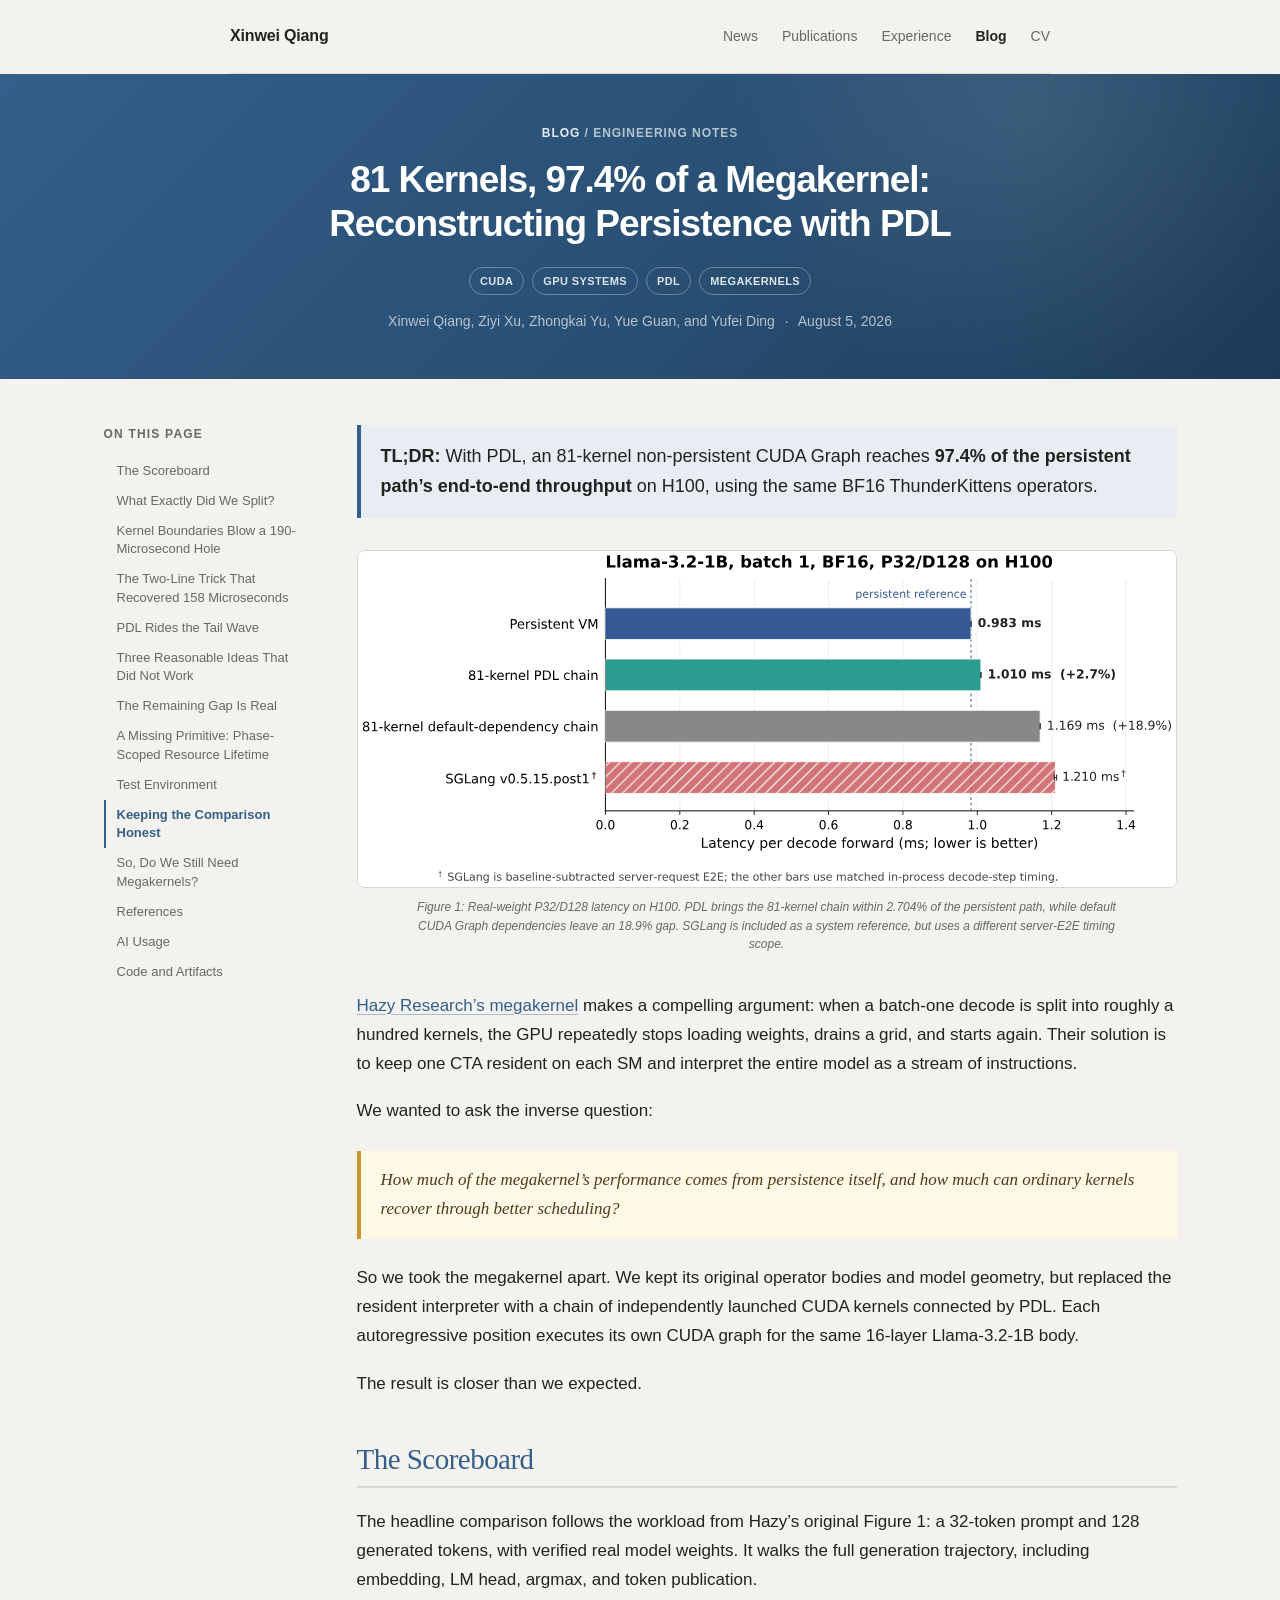
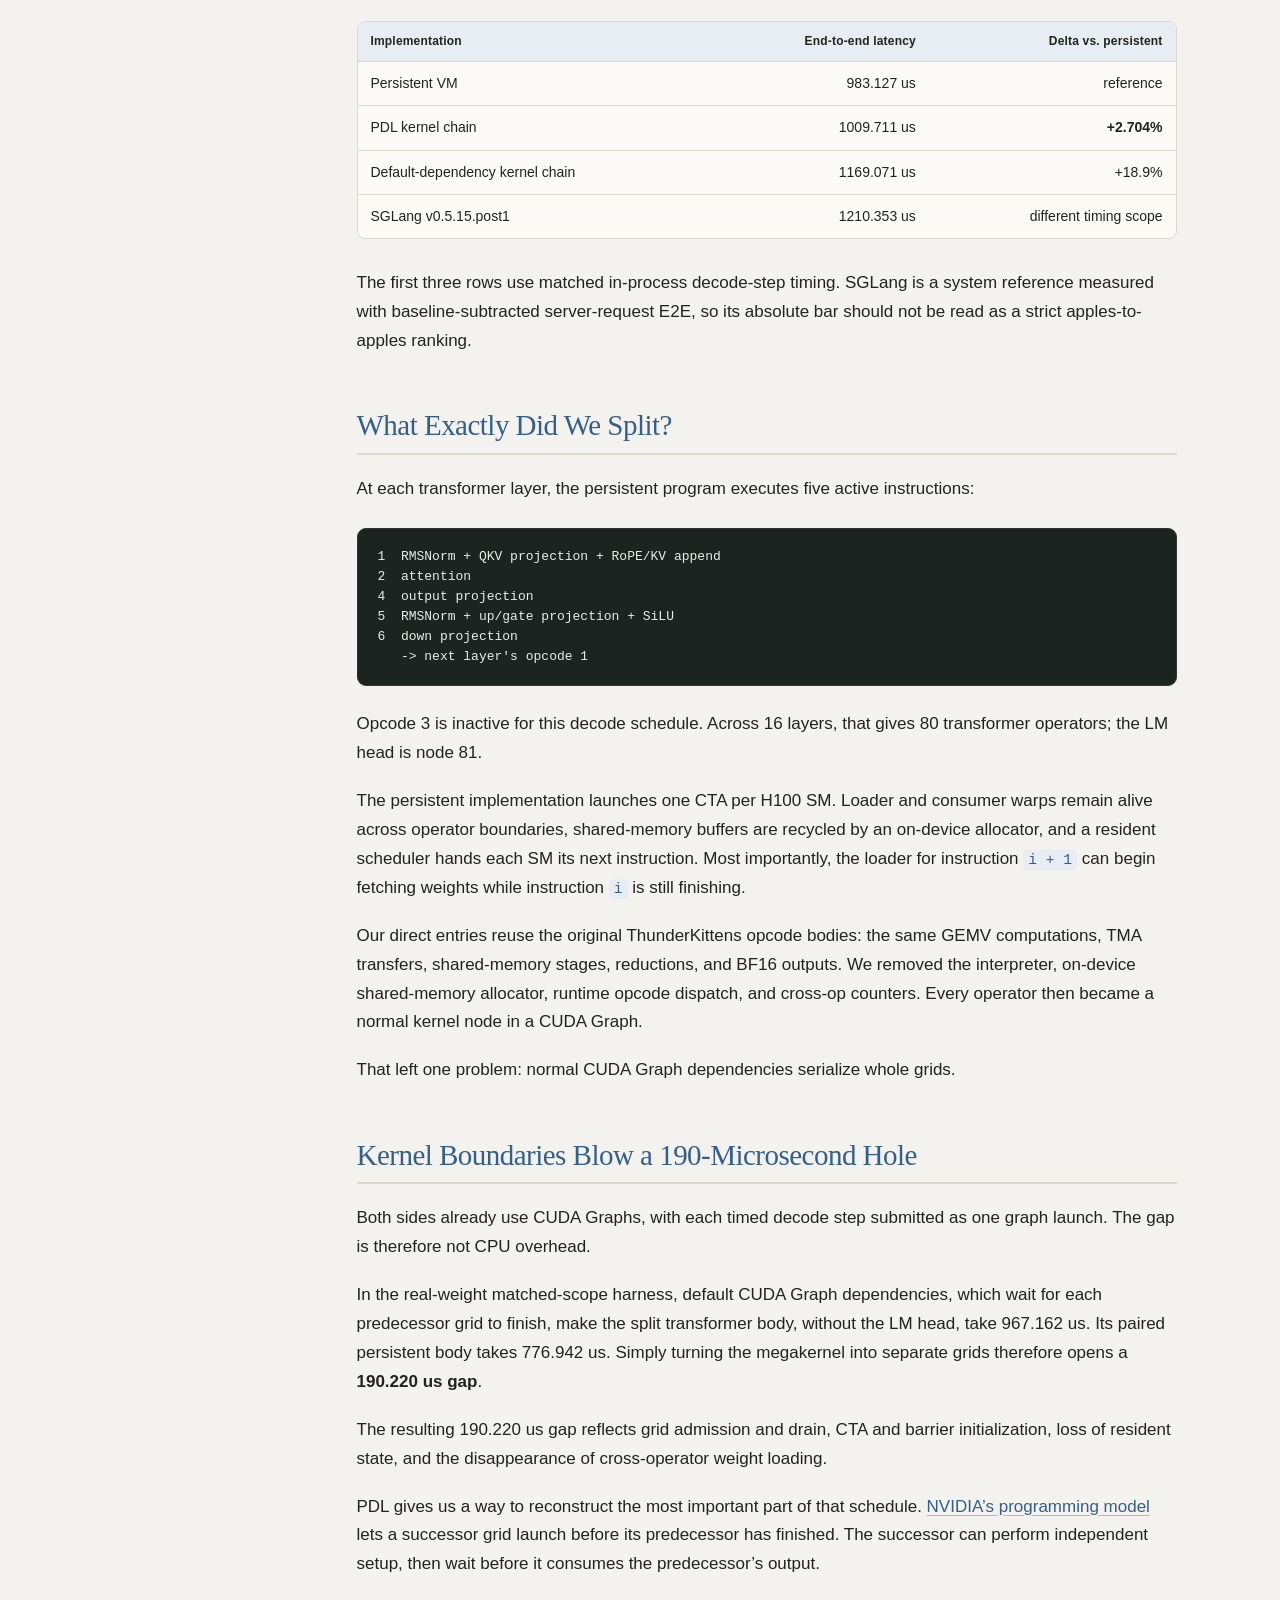
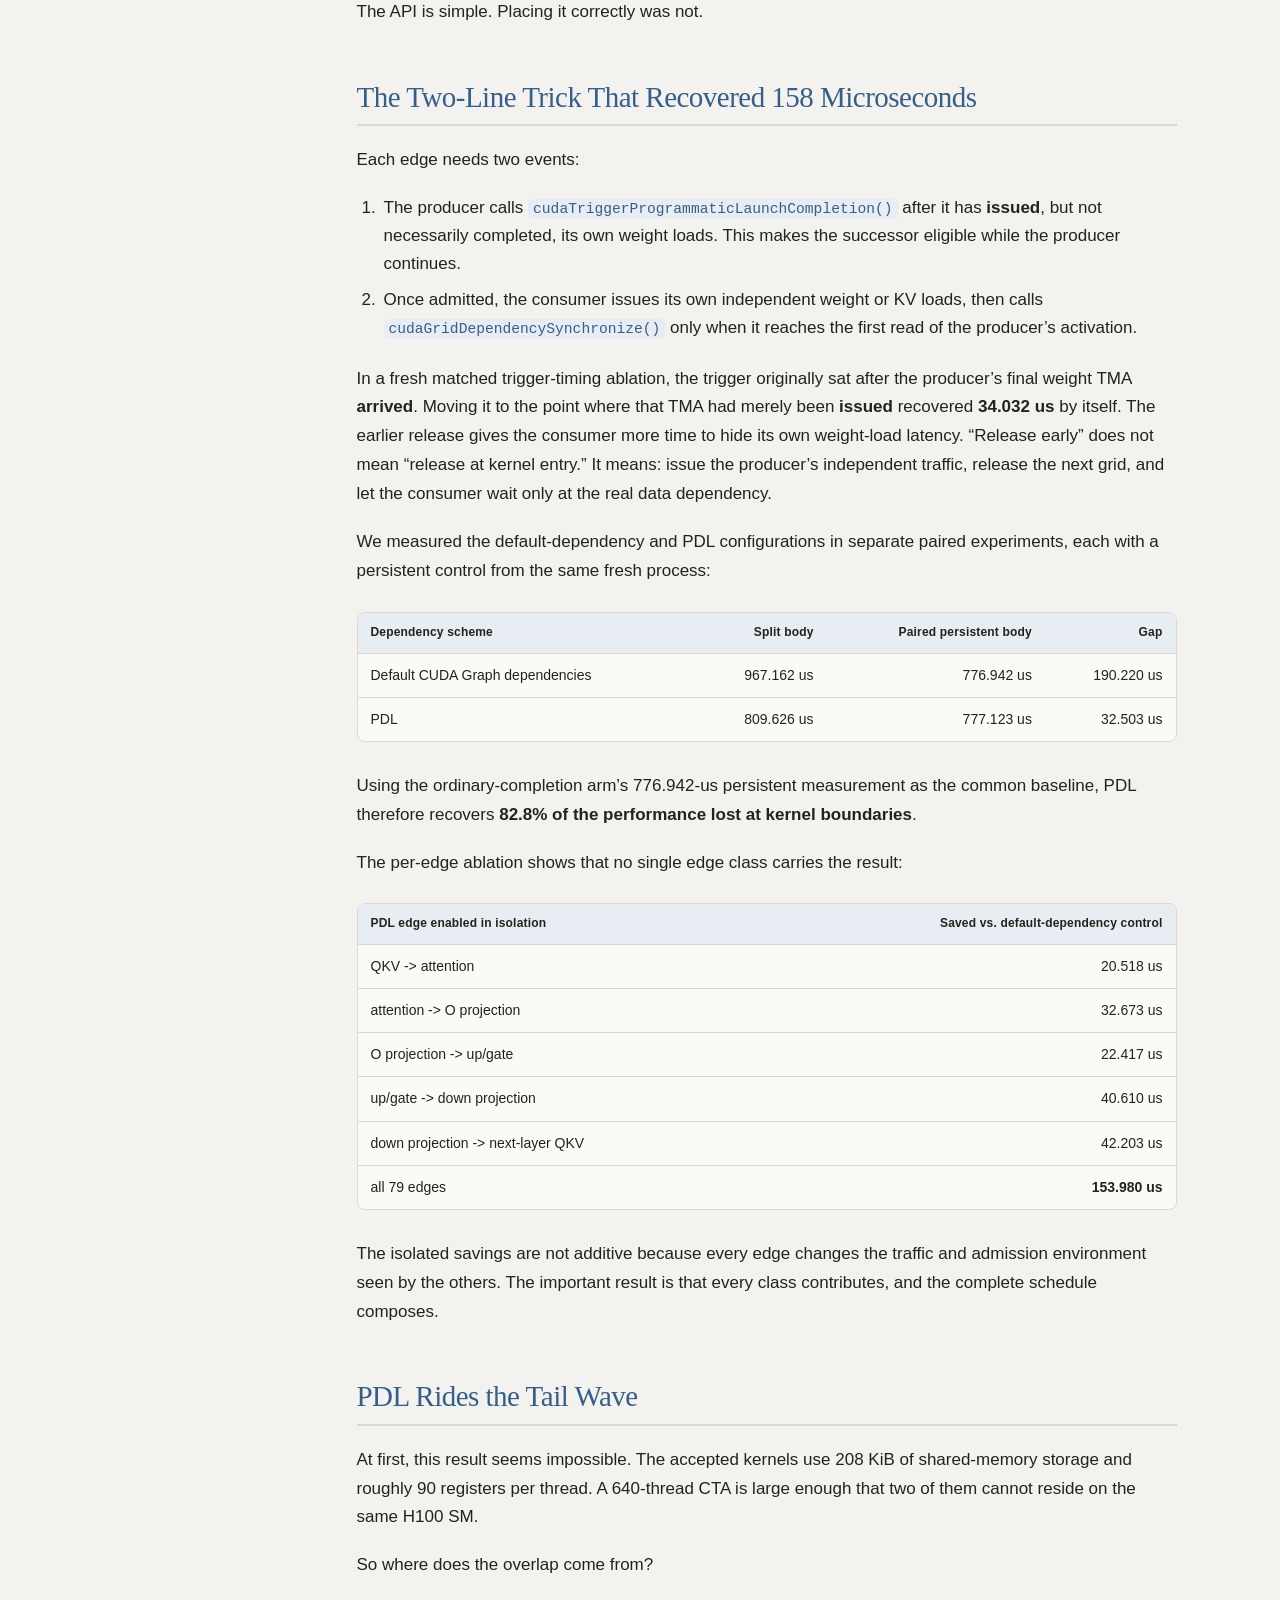
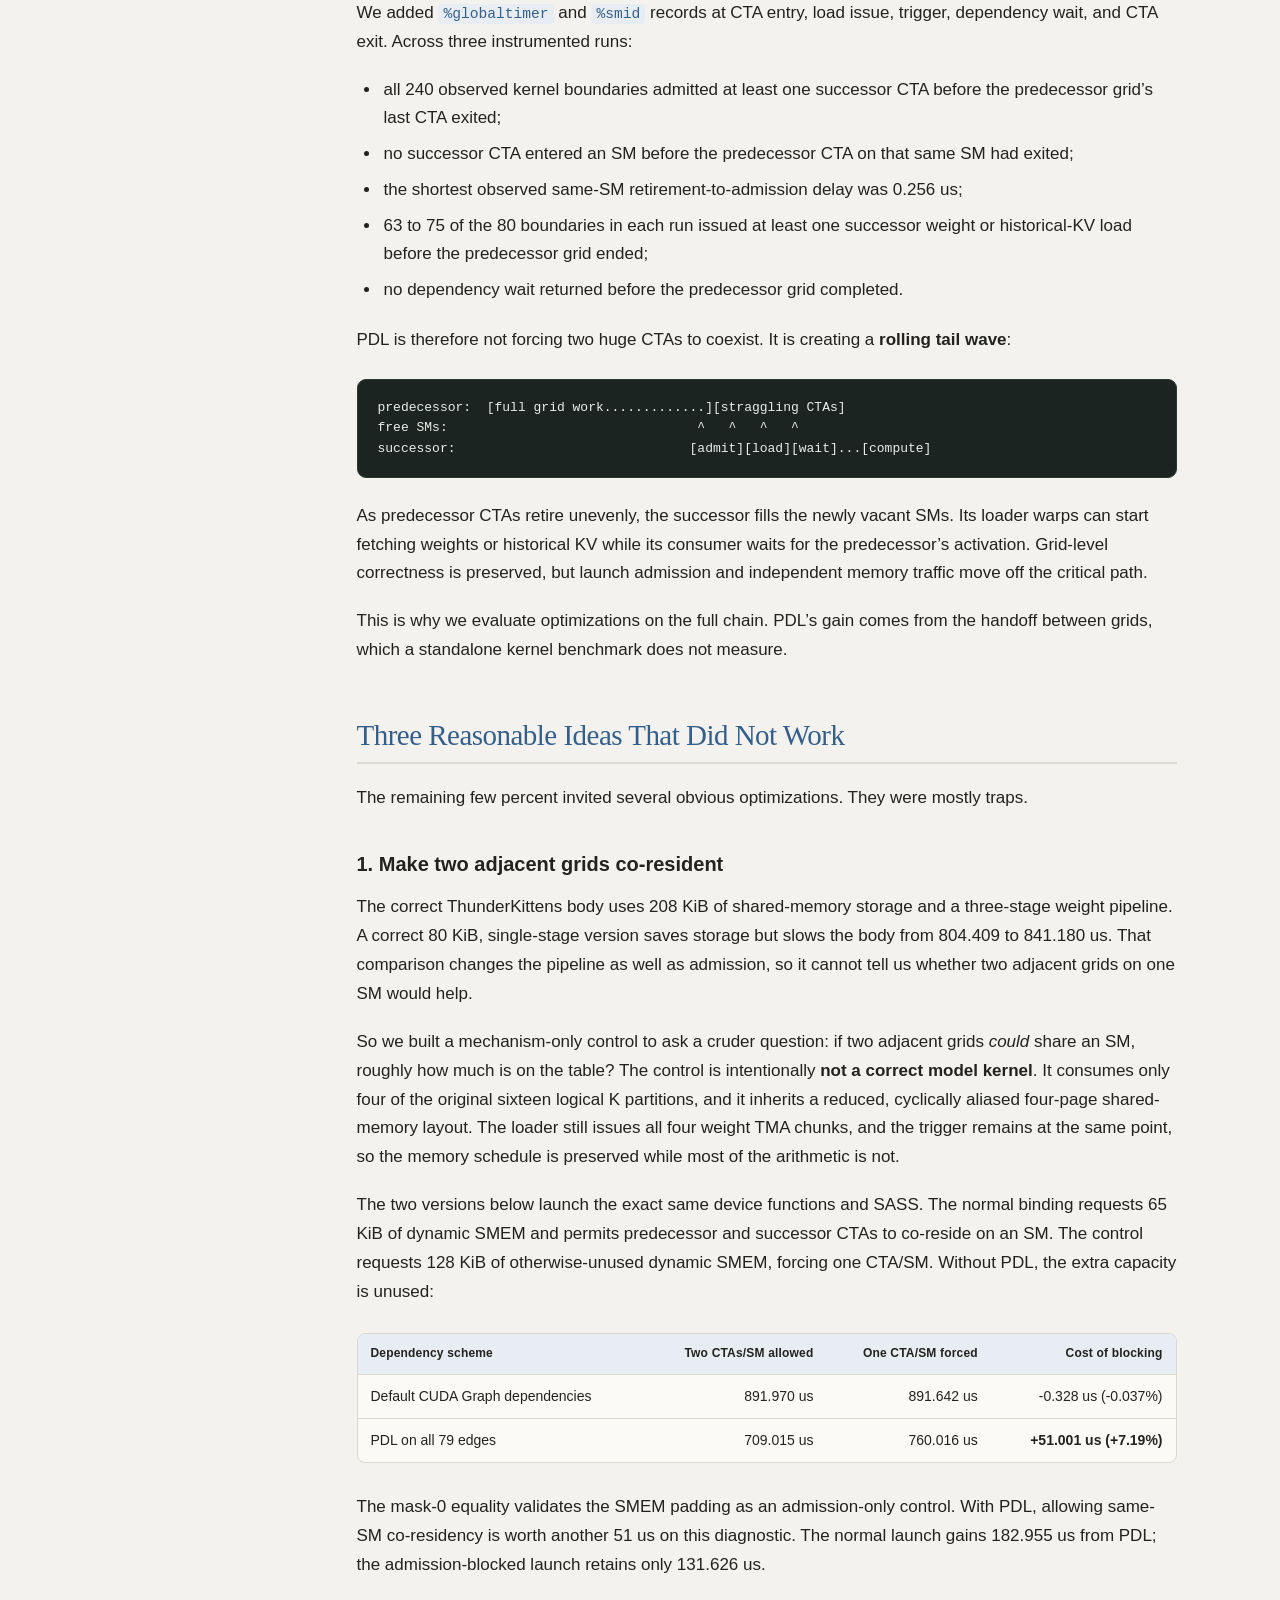
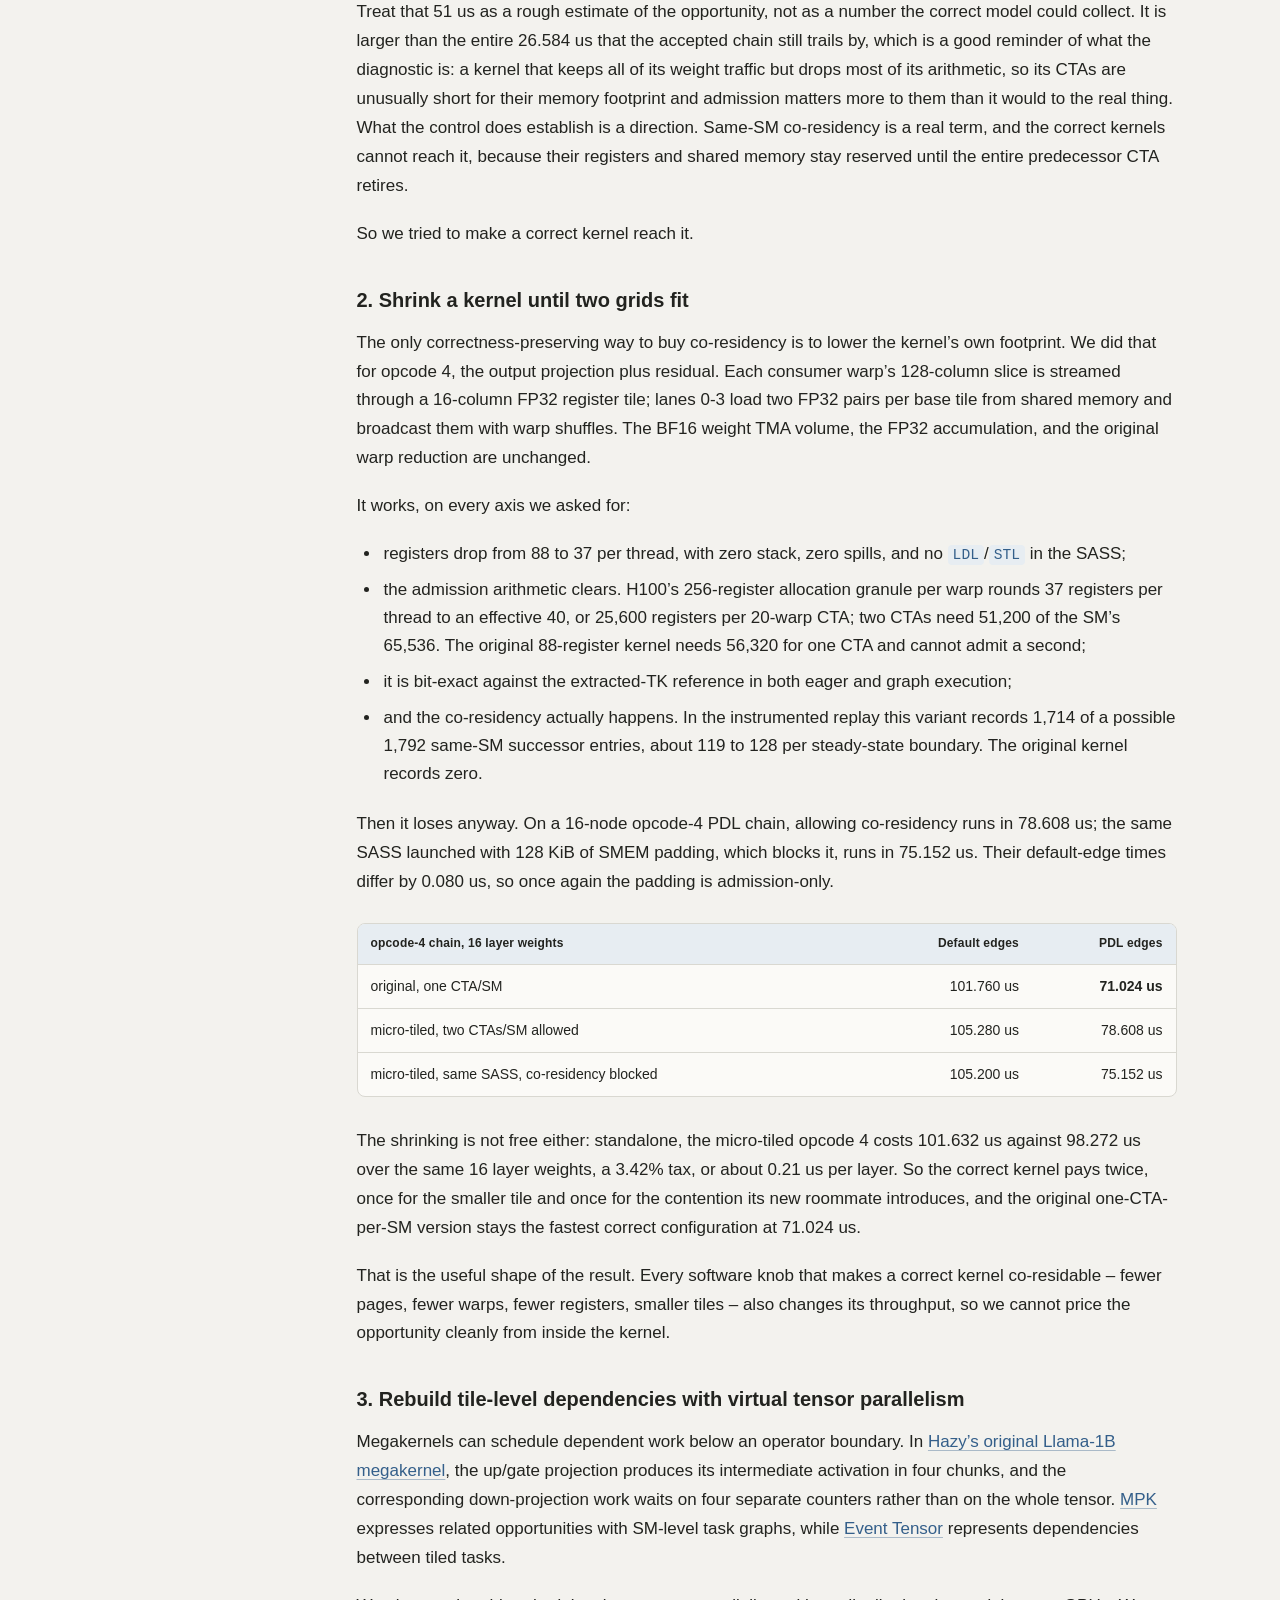
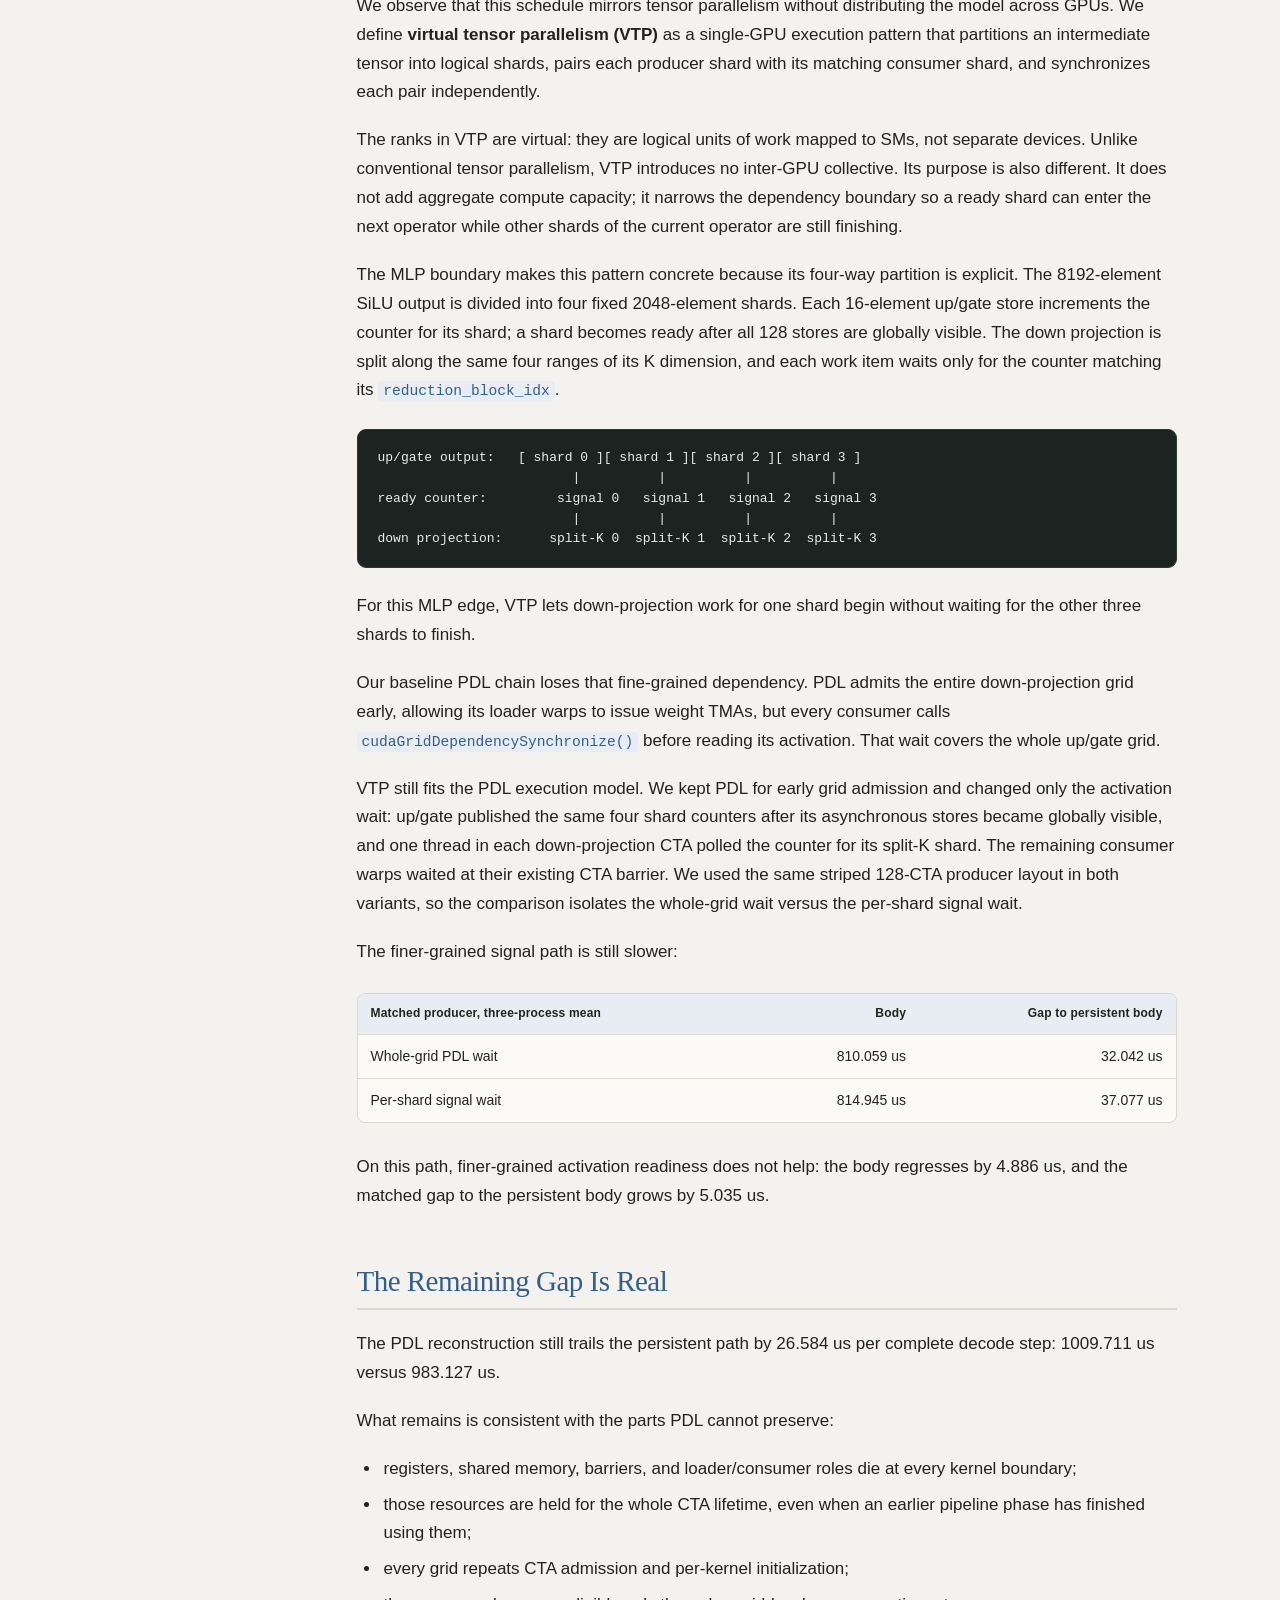
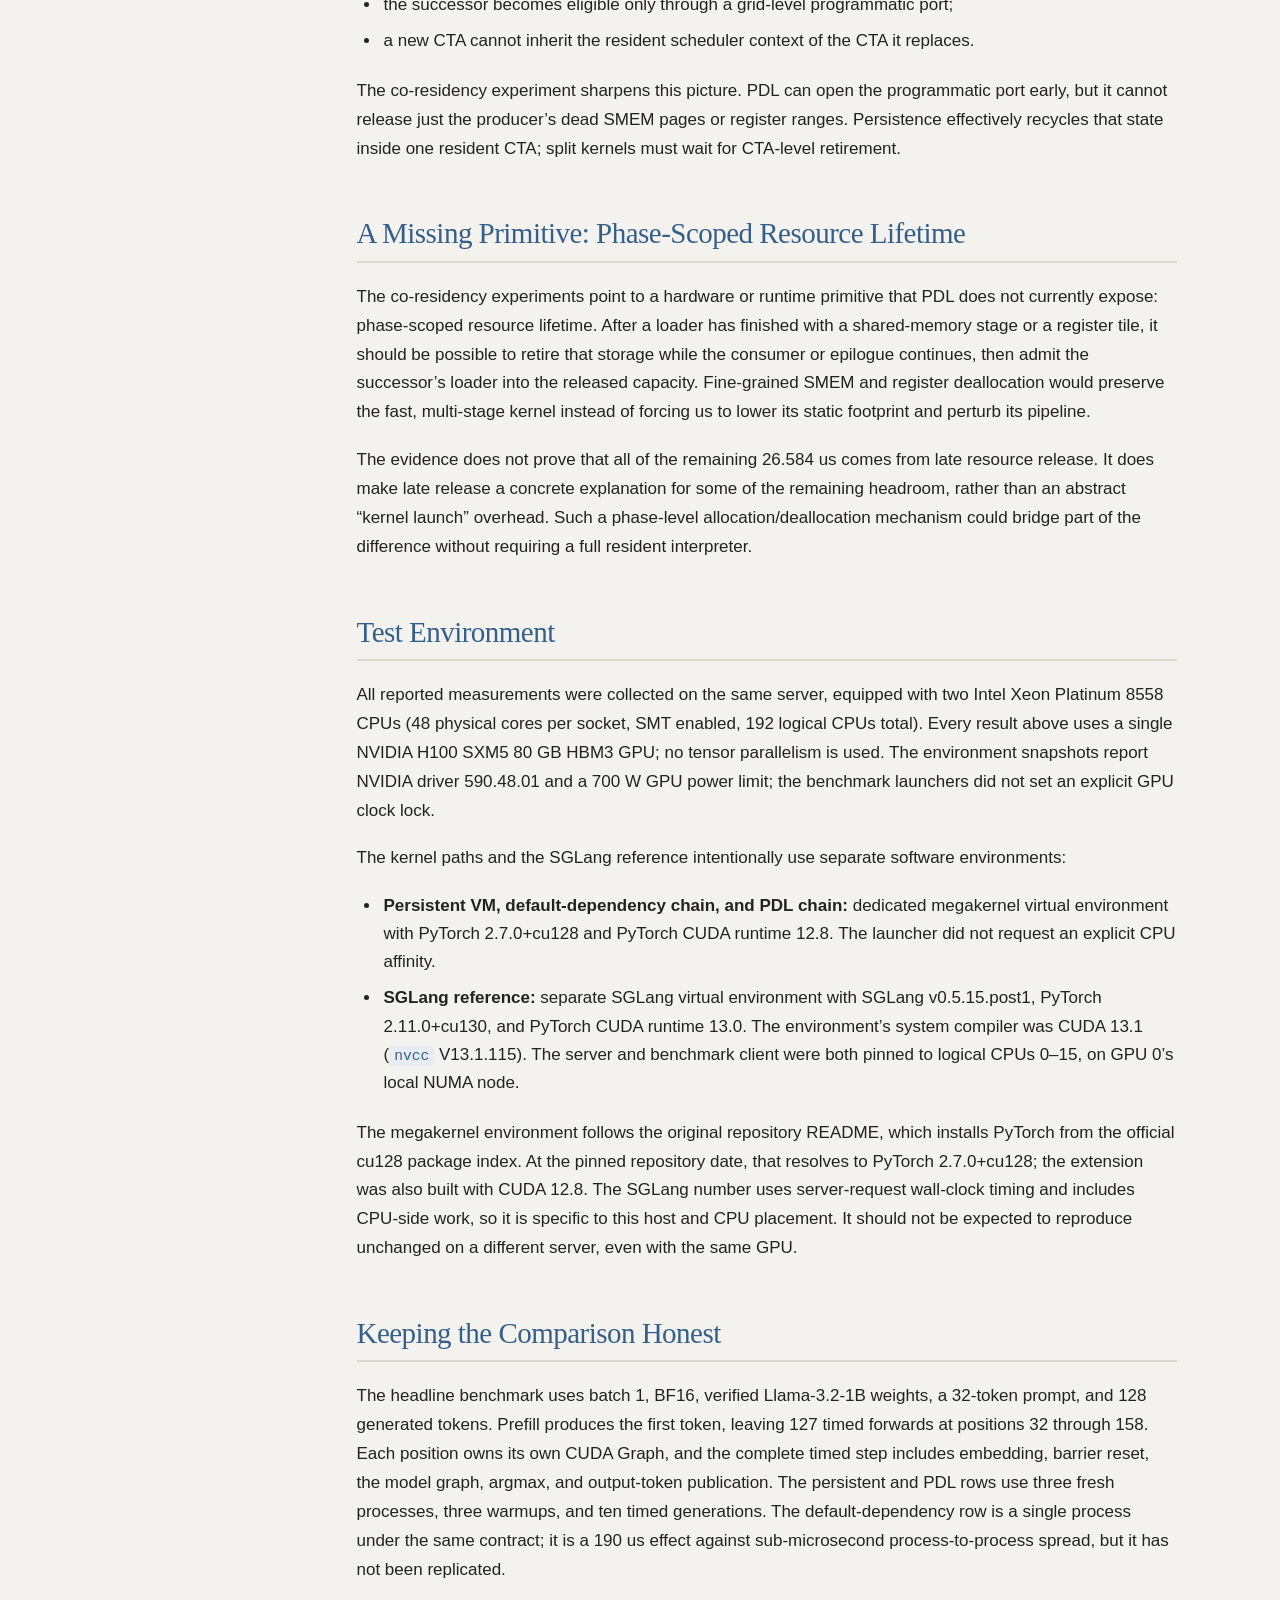
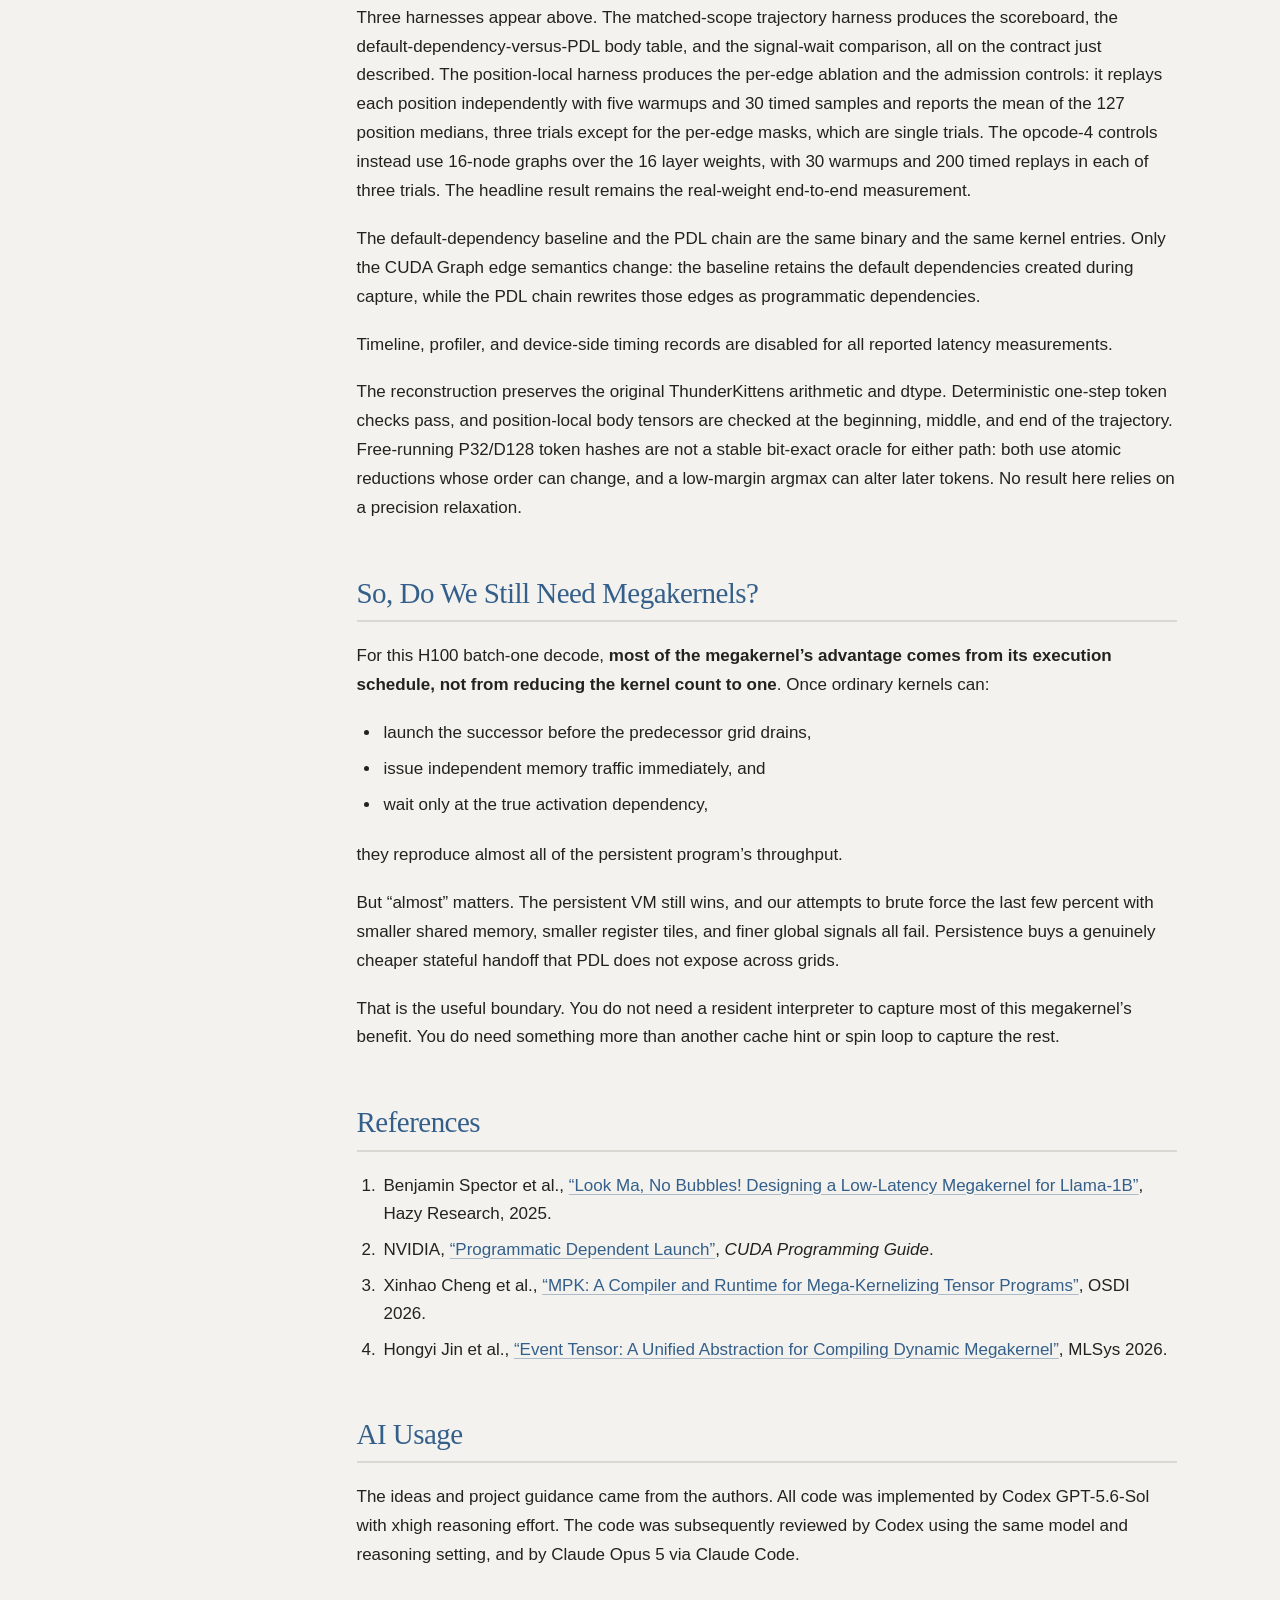
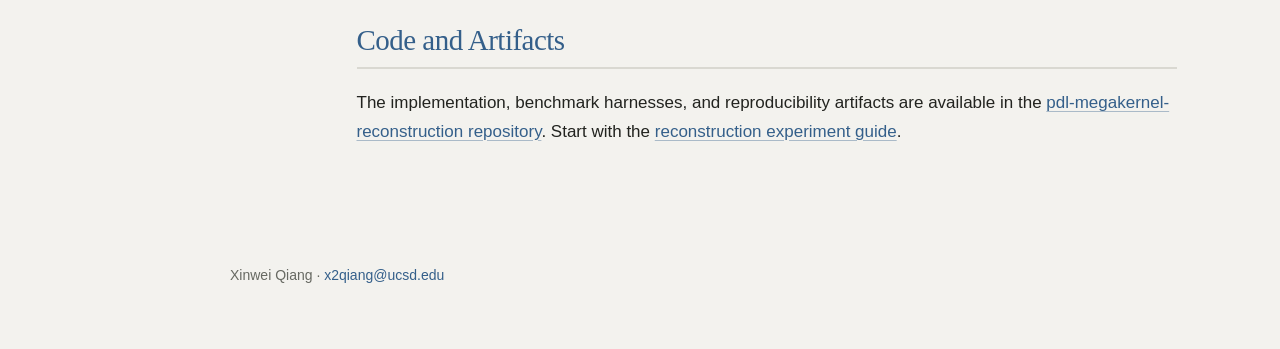
<file: blog/reconstructing-a-megakernel-with-pdl/index.html>
<!doctype html>
<html lang="en">
  <head>
    <meta charset="UTF-8" />
    <meta name="viewport" content="width=device-width, initial-scale=1.0" />
    <meta name="description" content="With PDL, an 81-kernel non-persistent CUDA Graph reaches 97.4% of the persistent path’s end-to-end throughput on H100." />
    <title>81 Kernels, 97.4% of a Megakernel: Reconstructing Persistence with PDL · Xinwei Qiang</title>
    <link rel="canonical" href="https://tie-pilot-qxw.github.io/blog/reconstructing-a-megakernel-with-pdl/" />
    <script>
      if (new URLSearchParams(window.location.search).get("embed") === "lab") {
        document.documentElement.classList.add("embed-lab");
      }
    </script>
    <link rel="icon" href="/favicon.ico?v=20260805-3" sizes="any" />
    <link rel="icon" href="/favicon.svg?v=20260805-3" type="image/svg+xml" />
    <link rel="apple-touch-icon" href="/apple-touch-icon.png?v=20260805-3" />
    <link rel="stylesheet" href="../../styles.css" />
    <link rel="stylesheet" href="../post.css" />
    <script src="../post.js" defer></script>
  </head>
  <body class="post-page">
    <div class="reading-progress" aria-hidden="true"><span></span></div>

    <header class="site-header">
      <a class="name" href="../../">Xinwei Qiang</a>
      <nav aria-label="Primary navigation">
        <a href="../../#news">News</a>
        <a href="../../#publications">Publications</a>
        <a href="../../#experience">Experience</a>
        <a href="../" aria-current="page">Blog</a>
        <a href="../../main.pdf">CV</a>
      </nav>
    </header>

    <section class="post-banner">
      <div class="post-banner-inner">
        <p class="post-kicker"><a href="../">Blog</a> / Engineering Notes</p>
        <h1>81 Kernels, 97.4% of a Megakernel: Reconstructing Persistence with PDL</h1>
        <div class="post-tags" aria-label="Article topics">
          <span>CUDA</span><span>GPU Systems</span><span>PDL</span><span>Megakernels</span>
        </div>
        <p class="post-byline">Xinwei Qiang, Ziyi Xu, Zhongkai Yu, Yue Guan, and Yufei Ding <span aria-hidden="true">·</span> August 5, 2026</p>
      </div>
    </section>

    <main class="post-layout" id="article">
      <aside class="toc-sidebar" aria-label="Table of contents">
        <p class="toc-heading">On this page</p>
<ul><li><a href="#the-scoreboard">The Scoreboard</a></li><li><a href="#what-exactly-did-we-split">What Exactly Did We Split?</a></li><li><a href="#kernel-boundaries-blow-a-190-microsecond-hole">Kernel Boundaries Blow a 190-Microsecond Hole</a></li><li><a href="#the-two-line-trick-that-recovered-158-microseconds">The Two-Line Trick That Recovered 158 Microseconds</a></li><li><a href="#pdl-rides-the-tail-wave">PDL Rides the Tail Wave</a></li><li><a href="#three-reasonable-ideas-that-did-not-work">Three Reasonable Ideas That Did Not Work</a></li><li><a href="#the-remaining-gap-is-real">The Remaining Gap Is Real</a></li><li><a href="#a-missing-primitive-phase-scoped-resource-lifetime">A Missing Primitive: Phase-Scoped Resource Lifetime</a></li><li><a href="#test-environment">Test Environment</a></li><li><a href="#keeping-the-comparison-honest">Keeping the Comparison Honest</a></li><li><a href="#so-do-we-still-need-megakernels">So, Do We Still Need Megakernels?</a></li><li><a href="#references">References</a></li><li><a href="#ai-usage">AI Usage</a></li><li><a href="#code-and-artifacts">Code and Artifacts</a></li></ul>
      </aside>
      <article class="post-content">
<p><strong>TL;DR:</strong> With PDL, an 81-kernel non-persistent CUDA Graph reaches <strong>97.4% of the persistent path’s end-to-end throughput</strong> on H100, using the same BF16 ThunderKittens operators.</p><figure><img src="figure.svg" alt="" /><figcaption>Figure 1: Real-weight P32/D128 latency on H100. PDL brings the 81-kernel chain within 2.704% of the persistent path, while default CUDA Graph dependencies leave an 18.9% gap. SGLang is included as a system reference, but uses a different server-E2E timing scope.</figcaption></figure><p><a href="https://hazyresearch.stanford.edu/blog/2025-05-27-no-bubbles">Hazy Research’s megakernel</a> makes a compelling argument: when a batch-one decode is split into roughly a hundred kernels, the GPU repeatedly stops loading weights, drains a grid, and starts again. Their solution is to keep one CTA resident on each SM and interpret the entire model as a stream of instructions.</p><p>We wanted to ask the inverse question:</p><blockquote><p>How much of the megakernel’s performance comes from persistence itself, and how much can ordinary kernels recover through better scheduling?</p></blockquote><p>So we took the megakernel apart. We kept its original operator bodies and model geometry, but replaced the resident interpreter with a chain of independently launched CUDA kernels connected by PDL. Each autoregressive position executes its own CUDA graph for the same 16-layer Llama-3.2-1B body.</p><p>The result is closer than we expected.</p><h2 id="the-scoreboard">The Scoreboard</h2><p>The headline comparison follows the workload from Hazy’s original Figure 1: a 32-token prompt and 128 generated tokens, with verified real model weights. It walks the full generation trajectory, including embedding, LM head, argmax, and token publication.</p><table><thead><tr class="header"><th>Implementation</th><th style="text-align: right;">End-to-end latency</th><th style="text-align: right;">Delta vs. persistent</th></tr></thead><tbody><tr class="odd"><td>Persistent VM</td><td style="text-align: right;">983.127 us</td><td style="text-align: right;">reference</td></tr><tr class="even"><td>PDL kernel chain</td><td style="text-align: right;">1009.711 us</td><td style="text-align: right;"><strong>+2.704%</strong></td></tr><tr class="odd"><td>Default-dependency kernel chain</td><td style="text-align: right;">1169.071 us</td><td style="text-align: right;">+18.9%</td></tr><tr class="even"><td>SGLang v0.5.15.post1</td><td style="text-align: right;">1210.353 us</td><td style="text-align: right;">different timing scope</td></tr></tbody></table><p>The first three rows use matched in-process decode-step timing. SGLang is a system reference measured with baseline-subtracted server-request E2E, so its absolute bar should not be read as a strict apples-to-apples ranking.</p><h2 id="what-exactly-did-we-split">What Exactly Did We Split?</h2><p>At each transformer layer, the persistent program executes five active instructions:</p><pre class="text"><code>1  RMSNorm + QKV projection + RoPE/KV append
2  attention
4  output projection
5  RMSNorm + up/gate projection + SiLU
6  down projection
   -&gt; next layer&#39;s opcode 1</code></pre><p>Opcode 3 is inactive for this decode schedule. Across 16 layers, that gives 80 transformer operators; the LM head is node 81.</p><p>The persistent implementation launches one CTA per H100 SM. Loader and consumer warps remain alive across operator boundaries, shared-memory buffers are recycled by an on-device allocator, and a resident scheduler hands each SM its next instruction. Most importantly, the loader for instruction <code>i + 1</code> can begin fetching weights while instruction <code>i</code> is still finishing.</p><p>Our direct entries reuse the original ThunderKittens opcode bodies: the same GEMV computations, TMA transfers, shared-memory stages, reductions, and BF16 outputs. We removed the interpreter, on-device shared-memory allocator, runtime opcode dispatch, and cross-op counters. Every operator then became a normal kernel node in a CUDA Graph.</p><p>That left one problem: normal CUDA Graph dependencies serialize whole grids.</p><h2 id="kernel-boundaries-blow-a-190-microsecond-hole">Kernel Boundaries Blow a 190-Microsecond Hole</h2><p>Both sides already use CUDA Graphs, with each timed decode step submitted as one graph launch. The gap is therefore not CPU overhead.</p><p>In the real-weight matched-scope harness, default CUDA Graph dependencies, which wait for each predecessor grid to finish, make the split transformer body, without the LM head, take 967.162 us. Its paired persistent body takes 776.942 us. Simply turning the megakernel into separate grids therefore opens a <strong>190.220 us gap</strong>.</p><p>The resulting 190.220 us gap reflects grid admission and drain, CTA and barrier initialization, loss of resident state, and the disappearance of cross-operator weight loading.</p><p>PDL gives us a way to reconstruct the most important part of that schedule. <a href="https://docs.nvidia.com/cuda/cuda-programming-guide/04-special-topics/programmatic-dependent-launch.html">NVIDIA’s programming model</a> lets a successor grid launch before its predecessor has finished. The successor can perform independent setup, then wait before it consumes the predecessor’s output.</p><p>The API is simple. Placing it correctly was not.</p><h2 id="the-two-line-trick-that-recovered-158-microseconds">The Two-Line Trick That Recovered 158 Microseconds</h2><p>Each edge needs two events:</p><ol type="1"><li>The producer calls <code>cudaTriggerProgrammaticLaunchCompletion()</code> after it has <strong>issued</strong>, but not necessarily completed, its own weight loads. This makes the successor eligible while the producer continues.</li><li>Once admitted, the consumer issues its own independent weight or KV loads, then calls <code>cudaGridDependencySynchronize()</code> only when it reaches the first read of the producer’s activation.</li></ol><p>In a fresh matched trigger-timing ablation, the trigger originally sat after the producer’s final weight TMA <strong>arrived</strong>. Moving it to the point where that TMA had merely been <strong>issued</strong> recovered <strong>34.032 us</strong> by itself. The earlier release gives the consumer more time to hide its own weight-load latency. “Release early” does not mean “release at kernel entry.” It means: issue the producer’s independent traffic, release the next grid, and let the consumer wait only at the real data dependency.</p><p>We measured the default-dependency and PDL configurations in separate paired experiments, each with a persistent control from the same fresh process:</p><table><thead><tr class="header"><th>Dependency scheme</th><th style="text-align: right;">Split body</th><th style="text-align: right;">Paired persistent body</th><th style="text-align: right;">Gap</th></tr></thead><tbody><tr class="odd"><td>Default CUDA Graph dependencies</td><td style="text-align: right;">967.162 us</td><td style="text-align: right;">776.942 us</td><td style="text-align: right;">190.220 us</td></tr><tr class="even"><td>PDL</td><td style="text-align: right;">809.626 us</td><td style="text-align: right;">777.123 us</td><td style="text-align: right;">32.503 us</td></tr></tbody></table><p>Using the ordinary-completion arm’s 776.942-us persistent measurement as the common baseline, PDL therefore recovers <strong>82.8% of the performance lost at kernel boundaries</strong>.</p><p>The per-edge ablation shows that no single edge class carries the result:</p><table><thead><tr class="header"><th>PDL edge enabled in isolation</th><th style="text-align: right;">Saved vs. default-dependency control</th></tr></thead><tbody><tr class="odd"><td>QKV -&gt; attention</td><td style="text-align: right;">20.518 us</td></tr><tr class="even"><td>attention -&gt; O projection</td><td style="text-align: right;">32.673 us</td></tr><tr class="odd"><td>O projection -&gt; up/gate</td><td style="text-align: right;">22.417 us</td></tr><tr class="even"><td>up/gate -&gt; down projection</td><td style="text-align: right;">40.610 us</td></tr><tr class="odd"><td>down projection -&gt; next-layer QKV</td><td style="text-align: right;">42.203 us</td></tr><tr class="even"><td>all 79 edges</td><td style="text-align: right;"><strong>153.980 us</strong></td></tr></tbody></table><p>The isolated savings are not additive because every edge changes the traffic and admission environment seen by the others. The important result is that every class contributes, and the complete schedule composes.</p><h2 id="pdl-rides-the-tail-wave">PDL Rides the Tail Wave</h2><p>At first, this result seems impossible. The accepted kernels use 208 KiB of shared-memory storage and roughly 90 registers per thread. A 640-thread CTA is large enough that two of them cannot reside on the same H100 SM.</p><p>So where does the overlap come from?</p><p>We added <code>%globaltimer</code> and <code>%smid</code> records at CTA entry, load issue, trigger, dependency wait, and CTA exit. Across three instrumented runs:</p><ul><li>all 240 observed kernel boundaries admitted at least one successor CTA before the predecessor grid’s last CTA exited;</li><li>no successor CTA entered an SM before the predecessor CTA on that same SM had exited;</li><li>the shortest observed same-SM retirement-to-admission delay was 0.256 us;</li><li>63 to 75 of the 80 boundaries in each run issued at least one successor weight or historical-KV load before the predecessor grid ended;</li><li>no dependency wait returned before the predecessor grid completed.</li></ul><p>PDL is therefore not forcing two huge CTAs to coexist. It is creating a <strong>rolling tail wave</strong>:</p><pre class="text"><code>predecessor:  [full grid work.............][straggling CTAs]
free SMs:                                ^   ^   ^   ^
successor:                              [admit][load][wait]...[compute]</code></pre><p>As predecessor CTAs retire unevenly, the successor fills the newly vacant SMs. Its loader warps can start fetching weights or historical KV while its consumer waits for the predecessor’s activation. Grid-level correctness is preserved, but launch admission and independent memory traffic move off the critical path.</p><p>This is why we evaluate optimizations on the full chain. PDL’s gain comes from the handoff between grids, which a standalone kernel benchmark does not measure.</p><h2 id="three-reasonable-ideas-that-did-not-work">Three Reasonable Ideas That Did Not Work</h2><p>The remaining few percent invited several obvious optimizations. They were mostly traps.</p><h3 id="make-two-adjacent-grids-co-resident">1. Make two adjacent grids co-resident</h3><p>The correct ThunderKittens body uses 208 KiB of shared-memory storage and a three-stage weight pipeline. A correct 80 KiB, single-stage version saves storage but slows the body from 804.409 to 841.180 us. That comparison changes the pipeline as well as admission, so it cannot tell us whether two adjacent grids on one SM would help.</p><p>So we built a mechanism-only control to ask a cruder question: if two adjacent grids <em>could</em> share an SM, roughly how much is on the table? The control is intentionally <strong>not a correct model kernel</strong>. It consumes only four of the original sixteen logical K partitions, and it inherits a reduced, cyclically aliased four-page shared-memory layout. The loader still issues all four weight TMA chunks, and the trigger remains at the same point, so the memory schedule is preserved while most of the arithmetic is not.</p><p>The two versions below launch the exact same device functions and SASS. The normal binding requests 65 KiB of dynamic SMEM and permits predecessor and successor CTAs to co-reside on an SM. The control requests 128 KiB of otherwise-unused dynamic SMEM, forcing one CTA/SM. Without PDL, the extra capacity is unused:</p><table><thead><tr class="header"><th>Dependency scheme</th><th style="text-align: right;">Two CTAs/SM allowed</th><th style="text-align: right;">One CTA/SM forced</th><th style="text-align: right;">Cost of blocking</th></tr></thead><tbody><tr class="odd"><td>Default CUDA Graph dependencies</td><td style="text-align: right;">891.970 us</td><td style="text-align: right;">891.642 us</td><td style="text-align: right;">-0.328 us (-0.037%)</td></tr><tr class="even"><td>PDL on all 79 edges</td><td style="text-align: right;">709.015 us</td><td style="text-align: right;">760.016 us</td><td style="text-align: right;"><strong>+51.001 us (+7.19%)</strong></td></tr></tbody></table><p>The mask-0 equality validates the SMEM padding as an admission-only control. With PDL, allowing same-SM co-residency is worth another 51 us on this diagnostic. The normal launch gains 182.955 us from PDL; the admission-blocked launch retains only 131.626 us.</p><p>Treat that 51 us as a rough estimate of the opportunity, not as a number the correct model could collect. It is larger than the entire 26.584 us that the accepted chain still trails by, which is a good reminder of what the diagnostic is: a kernel that keeps all of its weight traffic but drops most of its arithmetic, so its CTAs are unusually short for their memory footprint and admission matters more to them than it would to the real thing. What the control does establish is a direction. Same-SM co-residency is a real term, and the correct kernels cannot reach it, because their registers and shared memory stay reserved until the entire predecessor CTA retires.</p><p>So we tried to make a correct kernel reach it.</p><h3 id="shrink-a-kernel-until-two-grids-fit">2. Shrink a kernel until two grids fit</h3><p>The only correctness-preserving way to buy co-residency is to lower the kernel’s own footprint. We did that for opcode 4, the output projection plus residual. Each consumer warp’s 128-column slice is streamed through a 16-column FP32 register tile; lanes 0-3 load two FP32 pairs per base tile from shared memory and broadcast them with warp shuffles. The BF16 weight TMA volume, the FP32 accumulation, and the original warp reduction are unchanged.</p><p>It works, on every axis we asked for:</p><ul><li>registers drop from 88 to 37 per thread, with zero stack, zero spills, and no <code>LDL</code>/<code>STL</code> in the SASS;</li><li>the admission arithmetic clears. H100’s 256-register allocation granule per warp rounds 37 registers per thread to an effective 40, or 25,600 registers per 20-warp CTA; two CTAs need 51,200 of the SM’s 65,536. The original 88-register kernel needs 56,320 for one CTA and cannot admit a second;</li><li>it is bit-exact against the extracted-TK reference in both eager and graph execution;</li><li>and the co-residency actually happens. In the instrumented replay this variant records 1,714 of a possible 1,792 same-SM successor entries, about 119 to 128 per steady-state boundary. The original kernel records zero.</li></ul><p>Then it loses anyway. On a 16-node opcode-4 PDL chain, allowing co-residency runs in 78.608 us; the same SASS launched with 128 KiB of SMEM padding, which blocks it, runs in 75.152 us. Their default-edge times differ by 0.080 us, so once again the padding is admission-only.</p><table><thead><tr class="header"><th>opcode-4 chain, 16 layer weights</th><th style="text-align: right;">Default edges</th><th style="text-align: right;">PDL edges</th></tr></thead><tbody><tr class="odd"><td>original, one CTA/SM</td><td style="text-align: right;">101.760 us</td><td style="text-align: right;"><strong>71.024 us</strong></td></tr><tr class="even"><td>micro-tiled, two CTAs/SM allowed</td><td style="text-align: right;">105.280 us</td><td style="text-align: right;">78.608 us</td></tr><tr class="odd"><td>micro-tiled, same SASS, co-residency blocked</td><td style="text-align: right;">105.200 us</td><td style="text-align: right;">75.152 us</td></tr></tbody></table><p>The shrinking is not free either: standalone, the micro-tiled opcode 4 costs 101.632 us against 98.272 us over the same 16 layer weights, a 3.42% tax, or about 0.21 us per layer. So the correct kernel pays twice, once for the smaller tile and once for the contention its new roommate introduces, and the original one-CTA-per-SM version stays the fastest correct configuration at 71.024 us.</p><p>That is the useful shape of the result. Every software knob that makes a correct kernel co-residable – fewer pages, fewer warps, fewer registers, smaller tiles – also changes its throughput, so we cannot price the opportunity cleanly from inside the kernel.</p><h3 id="rebuild-tile-level-dependencies-with-virtual-tensor-parallelism">3. Rebuild tile-level dependencies with virtual tensor parallelism</h3><p>Megakernels can schedule dependent work below an operator boundary. In <a href="https://hazyresearch.stanford.edu/blog/2025-05-27-no-bubbles">Hazy’s original Llama-1B megakernel</a>, the up/gate projection produces its intermediate activation in four chunks, and the corresponding down-projection work waits on four separate counters rather than on the whole tensor. <a href="https://arxiv.org/abs/2512.22219">MPK</a> expresses related opportunities with SM-level task graphs, while <a href="https://arxiv.org/abs/2604.13327">Event Tensor</a> represents dependencies between tiled tasks.</p><p>We observe that this schedule mirrors tensor parallelism without distributing the model across GPUs. We define <strong>virtual tensor parallelism (VTP)</strong> as a single-GPU execution pattern that partitions an intermediate tensor into logical shards, pairs each producer shard with its matching consumer shard, and synchronizes each pair independently.</p><p>The ranks in VTP are virtual: they are logical units of work mapped to SMs, not separate devices. Unlike conventional tensor parallelism, VTP introduces no inter-GPU collective. Its purpose is also different. It does not add aggregate compute capacity; it narrows the dependency boundary so a ready shard can enter the next operator while other shards of the current operator are still finishing.</p><p>The MLP boundary makes this pattern concrete because its four-way partition is explicit. The 8192-element SiLU output is divided into four fixed 2048-element shards. Each 16-element up/gate store increments the counter for its shard; a shard becomes ready after all 128 stores are globally visible. The down projection is split along the same four ranges of its K dimension, and each work item waits only for the counter matching its <code>reduction_block_idx</code>.</p><pre class="text"><code>up/gate output:   [ shard 0 ][ shard 1 ][ shard 2 ][ shard 3 ]
                         |          |          |          |
ready counter:         signal 0   signal 1   signal 2   signal 3
                         |          |          |          |
down projection:      split-K 0  split-K 1  split-K 2  split-K 3</code></pre><p>For this MLP edge, VTP lets down-projection work for one shard begin without waiting for the other three shards to finish.</p><p>Our baseline PDL chain loses that fine-grained dependency. PDL admits the entire down-projection grid early, allowing its loader warps to issue weight TMAs, but every consumer calls <code>cudaGridDependencySynchronize()</code> before reading its activation. That wait covers the whole up/gate grid.</p><p>VTP still fits the PDL execution model. We kept PDL for early grid admission and changed only the activation wait: up/gate published the same four shard counters after its asynchronous stores became globally visible, and one thread in each down-projection CTA polled the counter for its split-K shard. The remaining consumer warps waited at their existing CTA barrier. We used the same striped 128-CTA producer layout in both variants, so the comparison isolates the whole-grid wait versus the per-shard signal wait.</p><p>The finer-grained signal path is still slower:</p><table><thead><tr class="header"><th>Matched producer, three-process mean</th><th style="text-align: right;">Body</th><th style="text-align: right;">Gap to persistent body</th></tr></thead><tbody><tr class="odd"><td>Whole-grid PDL wait</td><td style="text-align: right;">810.059 us</td><td style="text-align: right;">32.042 us</td></tr><tr class="even"><td>Per-shard signal wait</td><td style="text-align: right;">814.945 us</td><td style="text-align: right;">37.077 us</td></tr></tbody></table><p>On this path, finer-grained activation readiness does not help: the body regresses by 4.886 us, and the matched gap to the persistent body grows by 5.035 us.</p><h2 id="the-remaining-gap-is-real">The Remaining Gap Is Real</h2><p>The PDL reconstruction still trails the persistent path by 26.584 us per complete decode step: 1009.711 us versus 983.127 us.</p><p>What remains is consistent with the parts PDL cannot preserve:</p><ul><li>registers, shared memory, barriers, and loader/consumer roles die at every kernel boundary;</li><li>those resources are held for the whole CTA lifetime, even when an earlier pipeline phase has finished using them;</li><li>every grid repeats CTA admission and per-kernel initialization;</li><li>the successor becomes eligible only through a grid-level programmatic port;</li><li>a new CTA cannot inherit the resident scheduler context of the CTA it replaces.</li></ul><p>The co-residency experiment sharpens this picture. PDL can open the programmatic port early, but it cannot release just the producer’s dead SMEM pages or register ranges. Persistence effectively recycles that state inside one resident CTA; split kernels must wait for CTA-level retirement.</p><h2 id="a-missing-primitive-phase-scoped-resource-lifetime">A Missing Primitive: Phase-Scoped Resource Lifetime</h2><p>The co-residency experiments point to a hardware or runtime primitive that PDL does not currently expose: phase-scoped resource lifetime. After a loader has finished with a shared-memory stage or a register tile, it should be possible to retire that storage while the consumer or epilogue continues, then admit the successor’s loader into the released capacity. Fine-grained SMEM and register deallocation would preserve the fast, multi-stage kernel instead of forcing us to lower its static footprint and perturb its pipeline.</p><p>The evidence does not prove that all of the remaining 26.584 us comes from late resource release. It does make late release a concrete explanation for some of the remaining headroom, rather than an abstract “kernel launch” overhead. Such a phase-level allocation/deallocation mechanism could bridge part of the difference without requiring a full resident interpreter.</p><h2 id="test-environment">Test Environment</h2><p>All reported measurements were collected on the same server, equipped with two Intel Xeon Platinum 8558 CPUs (48 physical cores per socket, SMT enabled, 192 logical CPUs total). Every result above uses a single NVIDIA H100 SXM5 80 GB HBM3 GPU; no tensor parallelism is used. The environment snapshots report NVIDIA driver 590.48.01 and a 700 W GPU power limit; the benchmark launchers did not set an explicit GPU clock lock.</p><p>The kernel paths and the SGLang reference intentionally use separate software environments:</p><ul><li><strong>Persistent VM, default-dependency chain, and PDL chain:</strong> dedicated megakernel virtual environment with PyTorch 2.7.0+cu128 and PyTorch CUDA runtime 12.8. The launcher did not request an explicit CPU affinity.</li><li><strong>SGLang reference:</strong> separate SGLang virtual environment with SGLang v0.5.15.post1, PyTorch 2.11.0+cu130, and PyTorch CUDA runtime 13.0. The environment’s system compiler was CUDA 13.1 (<code>nvcc</code> V13.1.115). The server and benchmark client were both pinned to logical CPUs 0–15, on GPU 0’s local NUMA node.</li></ul><p>The megakernel environment follows the original repository README, which installs PyTorch from the official cu128 package index. At the pinned repository date, that resolves to PyTorch 2.7.0+cu128; the extension was also built with CUDA 12.8. The SGLang number uses server-request wall-clock timing and includes CPU-side work, so it is specific to this host and CPU placement. It should not be expected to reproduce unchanged on a different server, even with the same GPU.</p><h2 id="keeping-the-comparison-honest">Keeping the Comparison Honest</h2><p>The headline benchmark uses batch 1, BF16, verified Llama-3.2-1B weights, a 32-token prompt, and 128 generated tokens. Prefill produces the first token, leaving 127 timed forwards at positions 32 through 158. Each position owns its own CUDA Graph, and the complete timed step includes embedding, barrier reset, the model graph, argmax, and output-token publication. The persistent and PDL rows use three fresh processes, three warmups, and ten timed generations. The default-dependency row is a single process under the same contract; it is a 190 us effect against sub-microsecond process-to-process spread, but it has not been replicated.</p><p>Three harnesses appear above. The matched-scope trajectory harness produces the scoreboard, the default-dependency-versus-PDL body table, and the signal-wait comparison, all on the contract just described. The position-local harness produces the per-edge ablation and the admission controls: it replays each position independently with five warmups and 30 timed samples and reports the mean of the 127 position medians, three trials except for the per-edge masks, which are single trials. The opcode-4 controls instead use 16-node graphs over the 16 layer weights, with 30 warmups and 200 timed replays in each of three trials. The headline result remains the real-weight end-to-end measurement.</p><p>The default-dependency baseline and the PDL chain are the same binary and the same kernel entries. Only the CUDA Graph edge semantics change: the baseline retains the default dependencies created during capture, while the PDL chain rewrites those edges as programmatic dependencies.</p><p>Timeline, profiler, and device-side timing records are disabled for all reported latency measurements.</p><p>The reconstruction preserves the original ThunderKittens arithmetic and dtype. Deterministic one-step token checks pass, and position-local body tensors are checked at the beginning, middle, and end of the trajectory. Free-running P32/D128 token hashes are not a stable bit-exact oracle for either path: both use atomic reductions whose order can change, and a low-margin argmax can alter later tokens. No result here relies on a precision relaxation.</p><h2 id="so-do-we-still-need-megakernels">So, Do We Still Need Megakernels?</h2><p>For this H100 batch-one decode, <strong>most of the megakernel’s advantage comes from its execution schedule, not from reducing the kernel count to one</strong>. Once ordinary kernels can:</p><ul><li>launch the successor before the predecessor grid drains,</li><li>issue independent memory traffic immediately, and</li><li>wait only at the true activation dependency,</li></ul><p>they reproduce almost all of the persistent program’s throughput.</p><p>But “almost” matters. The persistent VM still wins, and our attempts to brute force the last few percent with smaller shared memory, smaller register tiles, and finer global signals all fail. Persistence buys a genuinely cheaper stateful handoff that PDL does not expose across grids.</p><p>That is the useful boundary. You do not need a resident interpreter to capture most of this megakernel’s benefit. You do need something more than another cache hint or spin loop to capture the rest.</p><h2 id="references">References</h2><ol type="1"><li>Benjamin Spector et al., <a href="https://hazyresearch.stanford.edu/blog/2025-05-27-no-bubbles">“Look Ma, No Bubbles! Designing a Low-Latency Megakernel for Llama-1B”</a>, Hazy Research, 2025.</li><li>NVIDIA, <a href="https://docs.nvidia.com/cuda/cuda-programming-guide/04-special-topics/programmatic-dependent-launch.html">“Programmatic Dependent Launch”</a>, <em>CUDA Programming Guide</em>.</li><li>Xinhao Cheng et al., <a href="https://arxiv.org/abs/2512.22219">“MPK: A Compiler and Runtime for Mega-Kernelizing Tensor Programs”</a>, OSDI 2026.</li><li>Hongyi Jin et al., <a href="https://arxiv.org/abs/2604.13327">“Event Tensor: A Unified Abstraction for Compiling Dynamic Megakernel”</a>, MLSys 2026.</li></ol><h2 id="ai-usage">AI Usage</h2><p>The ideas and project guidance came from the authors. All code was implemented by Codex GPT-5.6-Sol with xhigh reasoning effort. The code was subsequently reviewed by Codex using the same model and reasoning setting, and by Claude Opus 5 via Claude Code.</p><h2 id="code-and-artifacts">Code and Artifacts</h2><p>The implementation, benchmark harnesses, and reproducibility artifacts are available in the <a href="https://github.com/tie-pilot-qxw/pdl-megakernel-reconstruction">pdl-megakernel-reconstruction repository</a>. Start with the <a href="https://github.com/tie-pilot-qxw/pdl-megakernel-reconstruction/tree/main/experiments/pdl-reconstruction">reconstruction experiment guide</a>.</p>
      </article>
    </main>

    <footer>
      <p>Xinwei Qiang · <a href="mailto:x2qiang@ucsd.edu">x2qiang@ucsd.edu</a></p>
    </footer>
  </body>
</html>
</file>
<file: styles.css>
:root {
  --background: #f3f2ee;
  --text: #22231f;
  --muted: #676962;
  --line: #d9d8d1;
  --link: #345f8a;
  --card: #fbfaf7;
  --badge: #e7edf2;
  --width: 820px;
}

* {
  box-sizing: border-box;
}

html {
  scroll-behavior: smooth;
}

body {
  margin: 0;
  background: var(--background);
  color: var(--text);
  font-family: -apple-system, BlinkMacSystemFont, "Segoe UI", Helvetica, Arial, sans-serif;
  font-size: 16px;
  line-height: 1.65;
}

a {
  color: var(--link);
  text-decoration: none;
}

a:hover {
  text-decoration: underline;
  text-underline-offset: 3px;
}

.site-header,
main,
footer {
  width: min(calc(100% - 40px), var(--width));
  margin-inline: auto;
}

.site-header {
  height: 74px;
  display: flex;
  align-items: center;
  justify-content: space-between;
  border-bottom: 1px solid var(--line);
}

.site-header .name {
  color: var(--text);
  font-weight: 650;
  letter-spacing: -0.01em;
}

nav {
  display: flex;
  gap: 24px;
  font-size: 14px;
}

nav a {
  color: var(--muted);
}

nav a[aria-current="page"] {
  color: var(--text);
  font-weight: 650;
}

main {
  padding-bottom: 32px;
}

section {
  padding: 48px 0;
  border-bottom: 1px solid var(--line);
  scroll-margin-top: 24px;
}

.intro {
  padding-top: 72px;
}

.profile-photo {
  float: right;
  width: 190px;
  aspect-ratio: 1;
  margin: 7px 0 22px 46px;
  overflow: hidden;
  border-radius: 10px;
  background: var(--line);
}

.profile-photo img {
  display: block;
  width: 100%;
  height: 100%;
  object-fit: cover;
  transform: scale(1.3);
}

.kicker {
  margin: 0 0 8px;
  color: var(--muted);
  font-size: 14px;
}

h1,
h2,
h3,
p {
  margin-top: 0;
}

h1 {
  margin-bottom: 24px;
  font-family: Georgia, "Times New Roman", serif;
  font-size: clamp(42px, 8vw, 60px);
  font-weight: 500;
  line-height: 1.1;
  letter-spacing: -0.025em;
}

.intro h1 {
  font-size: clamp(32px, 5vw, 44px);
}

h2 {
  margin-bottom: 28px;
  font-family: Georgia, "Times New Roman", serif;
  font-size: 27px;
  font-weight: 500;
}

h3 {
  margin-bottom: 2px;
  font-size: 16px;
  font-weight: 650;
}

.summary {
  max-width: 740px;
  margin-bottom: 16px;
  font-size: 17px;
}

.links {
  display: flex;
  gap: 22px;
  margin-top: 28px;
  font-size: 15px;
}

.publication-list {
  margin: 0;
  padding: 0;
  list-style: none;
}

.publication-list li {
  display: grid;
  grid-template-columns: 92px 1fr;
  gap: 18px;
  margin-bottom: 14px;
  padding: 20px;
  background: var(--card);
  border: 1px solid var(--line);
  border-radius: 9px;
}

.publication-list li:last-child {
  margin-bottom: 0;
}

.publication-list p {
  margin-bottom: 3px;
}

.venue-badge {
  align-self: start;
  padding: 4px 7px;
  background: var(--badge);
  border-radius: 4px;
  color: var(--link);
  font-size: 12px;
  font-weight: 700;
  text-align: center;
  white-space: nowrap;
}

.paper-content > p:not(.paper-title) {
  color: var(--muted);
  font-size: 14px;
  line-height: 1.55;
}

.paper-content strong {
  color: var(--text);
}

.paper-links {
  display: flex;
  gap: 15px;
  margin-top: 9px;
  font-size: 13px;
}

.paper-links a::after {
  content: " ↗";
  font-size: 11px;
}

.paper-title {
  font-weight: 650;
  line-height: 1.45;
}

.note,
.detail,
time {
  color: var(--muted);
  font-size: 14px;
}

.note {
  margin: 24px 0 0;
}

.entry {
  display: grid;
  grid-template-columns: 1fr auto;
  gap: 32px;
  margin-bottom: 26px;
}

.entry:last-child {
  margin-bottom: 0;
}

.entry p {
  margin-bottom: 2px;
}

time {
  white-space: nowrap;
}

.news-section {
  padding-top: 38px;
  padding-bottom: 38px;
}

.news-list {
  margin: 0;
  padding: 0;
  list-style: none;
}

.news-list li {
  display: grid;
  grid-template-columns: 112px 1fr;
  gap: 18px;
  margin-bottom: 10px;
}

.news-list li:last-child {
  margin-bottom: 0;
}

.earlier-news {
  margin-top: 16px;
}

.earlier-news summary {
  width: max-content;
  color: var(--link);
  cursor: pointer;
  font-size: 14px;
}

.earlier-news .news-list {
  margin-top: 14px;
}

.blog-intro {
  padding-top: 72px;
  padding-bottom: 52px;
}

.blog-intro h1 {
  margin-bottom: 20px;
}

.blog-description {
  max-width: 620px;
  margin-bottom: 0;
  color: var(--muted);
  font-size: 18px;
}

.blog-posts {
  min-height: 320px;
}

.blog-empty {
  padding: 30px 32px;
  border: 1px dashed var(--line);
  border-radius: 9px;
  background: color-mix(in srgb, var(--card) 65%, transparent);
}

.blog-empty p {
  margin-bottom: 2px;
}

.blog-empty > p:first-child {
  font-weight: 650;
}

.post-entry {
  display: grid;
  padding: 26px 0;
  border-top: 1px solid var(--line);
  grid-template-columns: 130px 1fr;
  gap: 24px;
}

.post-entry:last-child {
  border-bottom: 1px solid var(--line);
}

.post-entry h3 {
  margin-bottom: 6px;
  font-family: Georgia, "Times New Roman", serif;
  font-size: 21px;
  font-weight: 500;
}

.post-summary {
  margin-bottom: 10px;
  color: var(--muted);
  font-size: 15px;
}

.post-tags {
  display: flex;
  margin: 0;
  padding: 0;
  gap: 8px;
  list-style: none;
}

.post-tags li {
  padding: 2px 7px;
  border-radius: 4px;
  background: var(--badge);
  color: var(--link);
  font-size: 11px;
  font-weight: 700;
}

.publication-list li[id] {
  scroll-margin-top: 24px;
}

footer {
  padding: 28px 0 48px;
  color: var(--muted);
  font-size: 14px;
}

footer p {
  margin: 0;
}

@media (max-width: 600px) {
  .site-header {
    height: auto;
    padding: 20px 0;
    align-items: flex-start;
    gap: 16px;
  }

  nav {
    gap: 14px;
    flex-wrap: wrap;
    justify-content: flex-end;
  }

  .intro {
    padding-top: 50px;
  }

  .profile-photo {
    float: none;
    width: 150px;
    margin: 0 0 25px;
  }

  section {
    padding: 38px 0;
  }

  .entry {
    grid-template-columns: 1fr;
    gap: 4px;
  }

  .blog-intro {
    padding-top: 50px;
  }

  .post-entry {
    grid-template-columns: 1fr;
    gap: 6px;
  }
}

@media (prefers-color-scheme: dark) {
  :root {
    --background: #181a1b;
    --text: #e7e5e1;
    --muted: #a5a5a2;
    --line: #383a3b;
    --link: #87afd5;
    --card: #202324;
    --badge: #283746;
  }
}
</file>
<file: blog/post.css>
.post-page {
  background: var(--background);
}

.embed-lab .post-page .site-header,
.embed-lab .post-page footer {
  display: none;
}

.reading-progress {
  position: fixed;
  z-index: 100;
  top: 0;
  right: 0;
  left: 0;
  height: 3px;
  pointer-events: none;
}

.reading-progress span {
  display: block;
  width: 100%;
  height: 100%;
  transform: scaleX(0);
  transform-origin: left;
  background: #79b7f2;
  transition: transform 80ms linear;
}

.post-banner {
  padding: 50px 24px 46px;
  border: 0;
  background:
    radial-gradient(circle at 80% 10%, rgb(255 255 255 / 10%), transparent 300px),
    linear-gradient(135deg, #345f8a 0%, #284e72 58%, #1d3b58 100%);
  color: #fff;
  text-align: center;
}

.post-banner-inner {
  max-width: 940px;
  margin-inline: auto;
}

.post-kicker {
  margin-bottom: 14px;
  color: rgb(255 255 255 / 66%);
  font-size: 12px;
  font-weight: 700;
  letter-spacing: 0.08em;
  text-transform: uppercase;
}

.post-kicker a {
  color: rgb(255 255 255 / 88%);
}

.post-banner h1 {
  max-width: 780px;
  margin: 0 auto 20px;
  color: #fff;
  font-family: -apple-system, BlinkMacSystemFont, "Segoe UI", Helvetica, Arial, sans-serif;
  font-size: clamp(28px, 3.6vw, 37px);
  font-weight: 700;
  letter-spacing: -0.028em;
  line-height: 1.2;
}

.post-tags {
  display: flex;
  margin-bottom: 15px;
  flex-wrap: wrap;
  justify-content: center;
  gap: 8px;
}

.post-tags span {
  padding: 4px 10px;
  border: 1px solid rgb(255 255 255 / 30%);
  border-radius: 999px;
  color: rgb(255 255 255 / 84%);
  font-size: 11px;
  font-weight: 600;
  letter-spacing: 0.035em;
  text-transform: uppercase;
}

.post-byline {
  margin: 0;
  color: rgb(255 255 255 / 66%);
  font-size: 14px;
}

.post-byline span {
  margin-inline: 6px;
}

.post-layout {
  display: grid;
  width: min(calc(100% - 48px), 1120px);
  margin-inline: auto;
  padding: 46px 0 70px;
  grid-template-columns: 205px minmax(0, 820px);
  justify-content: center;
  gap: 48px;
}

.toc-sidebar {
  position: sticky;
  top: 26px;
  align-self: start;
  max-height: calc(100vh - 52px);
  overflow-y: auto;
  scrollbar-width: thin;
}

.toc-heading {
  margin-bottom: 11px;
  color: var(--muted);
  font-size: 12px;
  font-weight: 700;
  letter-spacing: 0.1em;
  text-transform: uppercase;
}

.toc-sidebar > ul {
  margin: 0;
  padding: 0;
  list-style: none;
}

.toc-sidebar li {
  margin: 0;
}

.toc-sidebar a {
  display: block;
  padding: 6px 0 6px 11px;
  border-left: 2px solid transparent;
  color: var(--muted);
  font-size: 13px;
  line-height: 1.4;
}

.toc-sidebar a:hover,
.toc-sidebar a[aria-current="location"] {
  border-left-color: var(--link);
  color: var(--link);
  text-decoration: none;
}

.toc-sidebar a[aria-current="location"] {
  font-weight: 650;
}

.post-content {
  min-width: 0;
  color: var(--text);
}

.post-content > p:first-child {
  margin-bottom: 30px;
  padding: 17px 20px;
  border-left: 4px solid var(--link);
  background: var(--badge);
  color: var(--text);
  font-size: 18px;
  line-height: 1.65;
}

.post-content p {
  margin-bottom: 19px;
  font-size: 17px;
  line-height: 1.7;
}

.post-content h2,
.post-content h3 {
  scroll-margin-top: 24px;
}

.post-content h2 {
  margin: 52px 0 20px;
  padding-bottom: 9px;
  border-bottom: 2px solid var(--line);
  color: var(--link);
  font-family: Georgia, "Times New Roman", serif;
  font-size: 29px;
  font-weight: 500;
  letter-spacing: -0.018em;
  line-height: 1.25;
}

.post-content h2:first-of-type {
  margin-top: 42px;
}

.post-content h3 {
  margin: 38px 0 15px;
  color: var(--text);
  font-size: 20px;
  font-weight: 650;
  line-height: 1.35;
}

.post-content ul,
.post-content ol {
  margin: 0 0 22px;
  padding-left: 24px;
}

.post-content li {
  margin-bottom: 8px;
  padding-left: 3px;
  font-size: 17px;
  line-height: 1.65;
}

.post-content blockquote {
  margin: 25px 0;
  padding: 15px 20px;
  border-left: 4px solid #c9972e;
  background: #fff8e7;
  color: #4d3c17;
  font-family: Georgia, "Times New Roman", serif;
  font-size: 19px;
  font-style: italic;
}

.post-content blockquote p:last-child {
  margin-bottom: 0;
}

.post-content code {
  padding: 2px 5px;
  border-radius: 4px;
  background: var(--badge);
  color: var(--link);
  font-family: "SFMono-Regular", Consolas, "Liberation Mono", Menlo, monospace;
  font-size: 0.86em;
}

.post-content pre {
  margin: 24px 0;
  padding: 18px 20px;
  overflow-x: auto;
  border: 1px solid #2d3833;
  border-radius: 9px;
  background: #1c2421;
  color: #e7eee9;
  font-size: 13px;
  line-height: 1.55;
}

.post-content pre code {
  padding: 0;
  background: transparent;
  color: inherit;
  font-size: inherit;
}

.post-content figure {
  margin: 32px 0 38px;
}

.post-content figure img {
  display: block;
  width: 100%;
  height: auto;
  border: 1px solid var(--line);
  border-radius: 8px;
  background: #fff;
}

.post-content figcaption {
  max-width: 720px;
  margin: 10px auto 0;
  color: var(--muted);
  font-size: 12px;
  font-style: italic;
  line-height: 1.55;
  text-align: center;
}

.table-wrap {
  max-width: 100%;
  margin: 26px 0 30px;
  overflow-x: auto;
  border: 1px solid var(--line);
  border-radius: 8px;
  background: var(--card);
}

.post-content table {
  width: 100%;
  min-width: 590px;
  border-collapse: collapse;
  font-size: 14px;
  font-variant-numeric: tabular-nums;
}

.post-content th,
.post-content td {
  padding: 10px 13px;
  border-bottom: 1px solid var(--line);
  text-align: left;
  vertical-align: top;
}

.post-content th {
  background: var(--badge);
  color: var(--text);
  font-size: 12px;
  font-weight: 700;
  letter-spacing: 0.015em;
}

.post-content tr:last-child td {
  border-bottom: 0;
}

.post-content a {
  text-decoration: underline;
  text-decoration-color: color-mix(in srgb, var(--link) 38%, transparent);
  text-underline-offset: 3px;
}

.post-content hr {
  height: 1px;
  margin: 45px 0;
  border: 0;
  background: var(--line);
}

@media (max-width: 850px) {
  .post-layout {
    width: min(calc(100% - 40px), 820px);
    grid-template-columns: 1fr;
    gap: 38px;
  }

  .toc-sidebar {
    position: static;
    max-height: none;
    padding-bottom: 28px;
    border-bottom: 1px solid var(--line);
  }

  .toc-sidebar > ul {
    columns: 2;
    column-gap: 24px;
  }

  .toc-sidebar li {
    break-inside: avoid;
  }
}

@media (max-width: 600px) {
  .post-banner {
    padding: 40px 20px 36px;
  }

  .post-banner h1 {
    font-size: 26px;
  }

  .post-byline {
    line-height: 1.55;
  }

  .post-layout {
    width: calc(100% - 40px);
    padding-top: 34px;
  }

  .toc-sidebar > ul {
    columns: 1;
  }

  .post-content > p:first-child {
    padding: 15px 16px;
    font-size: 16px;
  }

  .post-content p,
  .post-content li {
    font-size: 15px;
  }

  .post-content h2 {
    margin-top: 44px;
    font-size: 25px;
  }

  .post-content h3 {
    font-size: 18px;
  }

  .post-content blockquote {
    padding: 13px 16px;
    font-size: 17px;
  }
}

@media (prefers-color-scheme: dark) {
  .post-content blockquote {
    background: #2d281b;
    color: #e3d8b9;
  }

  .post-content figure img {
    background: #fff;
  }
}
</file>
